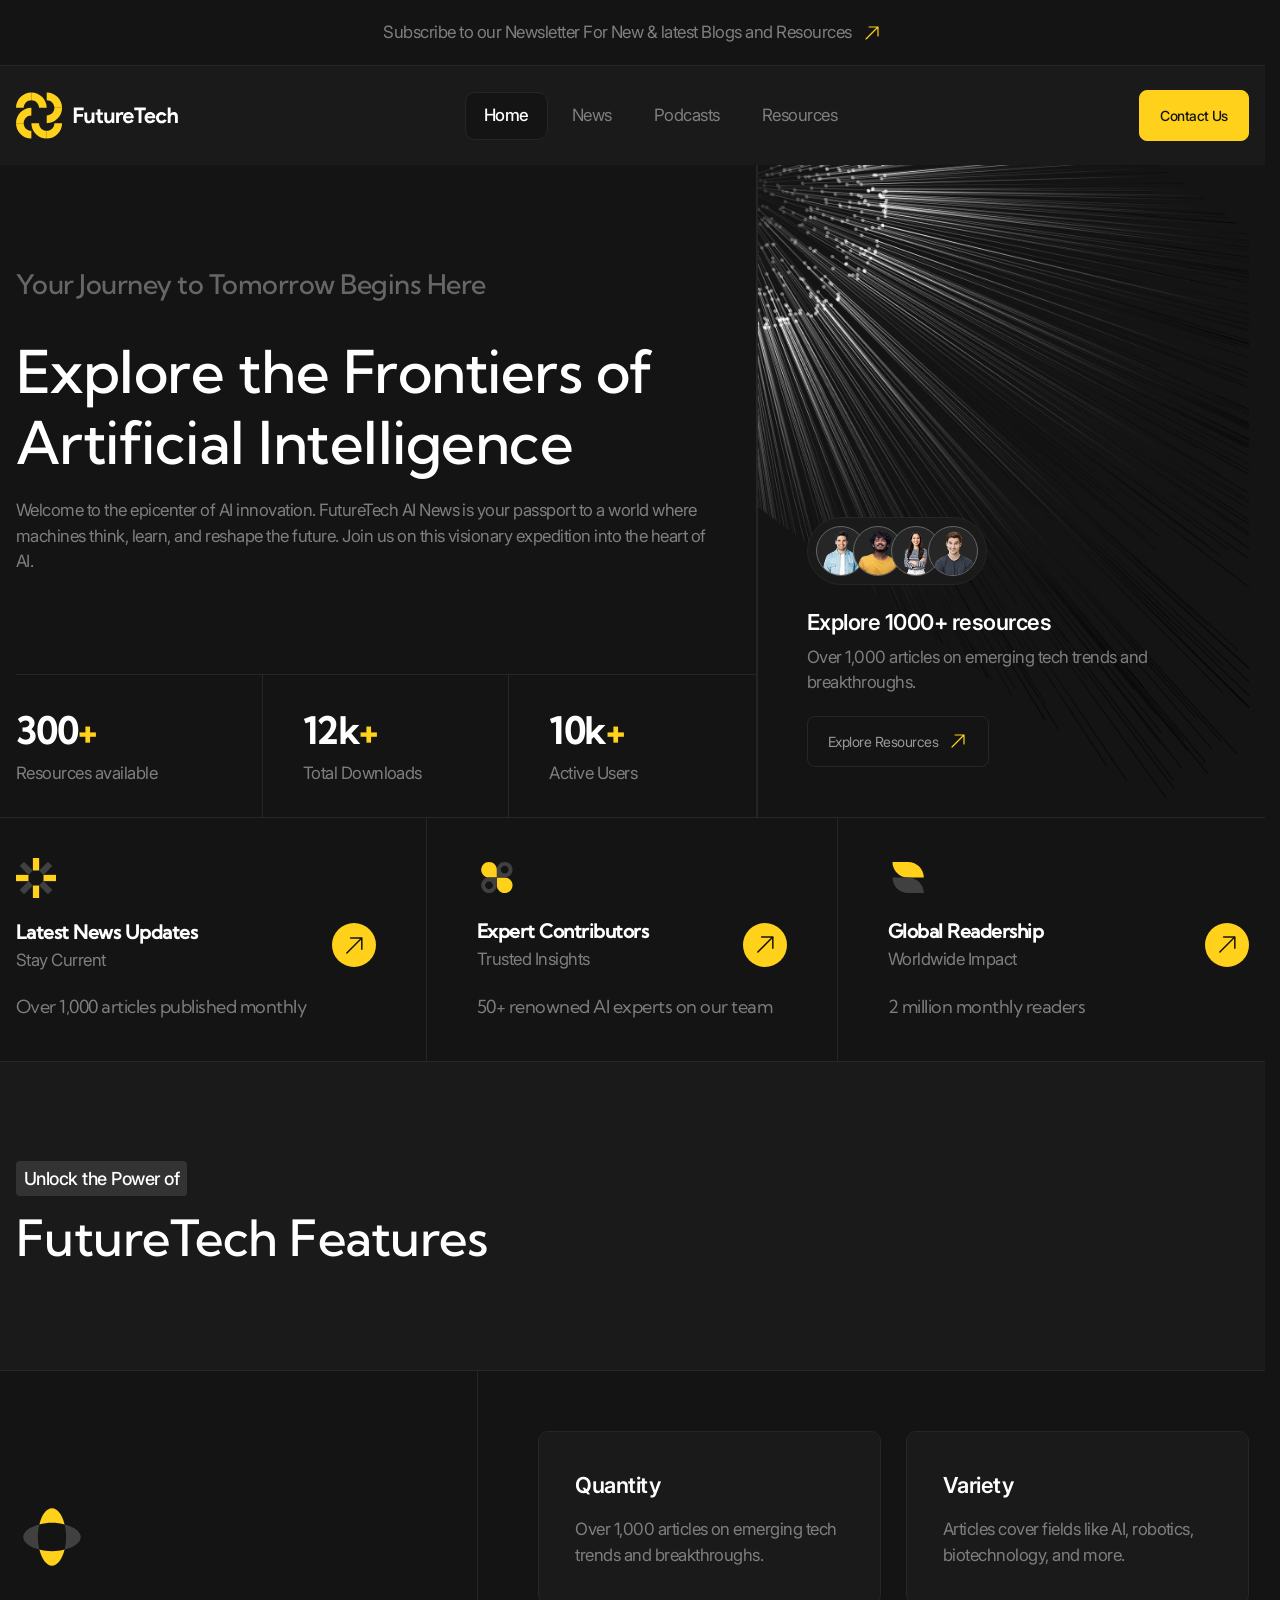
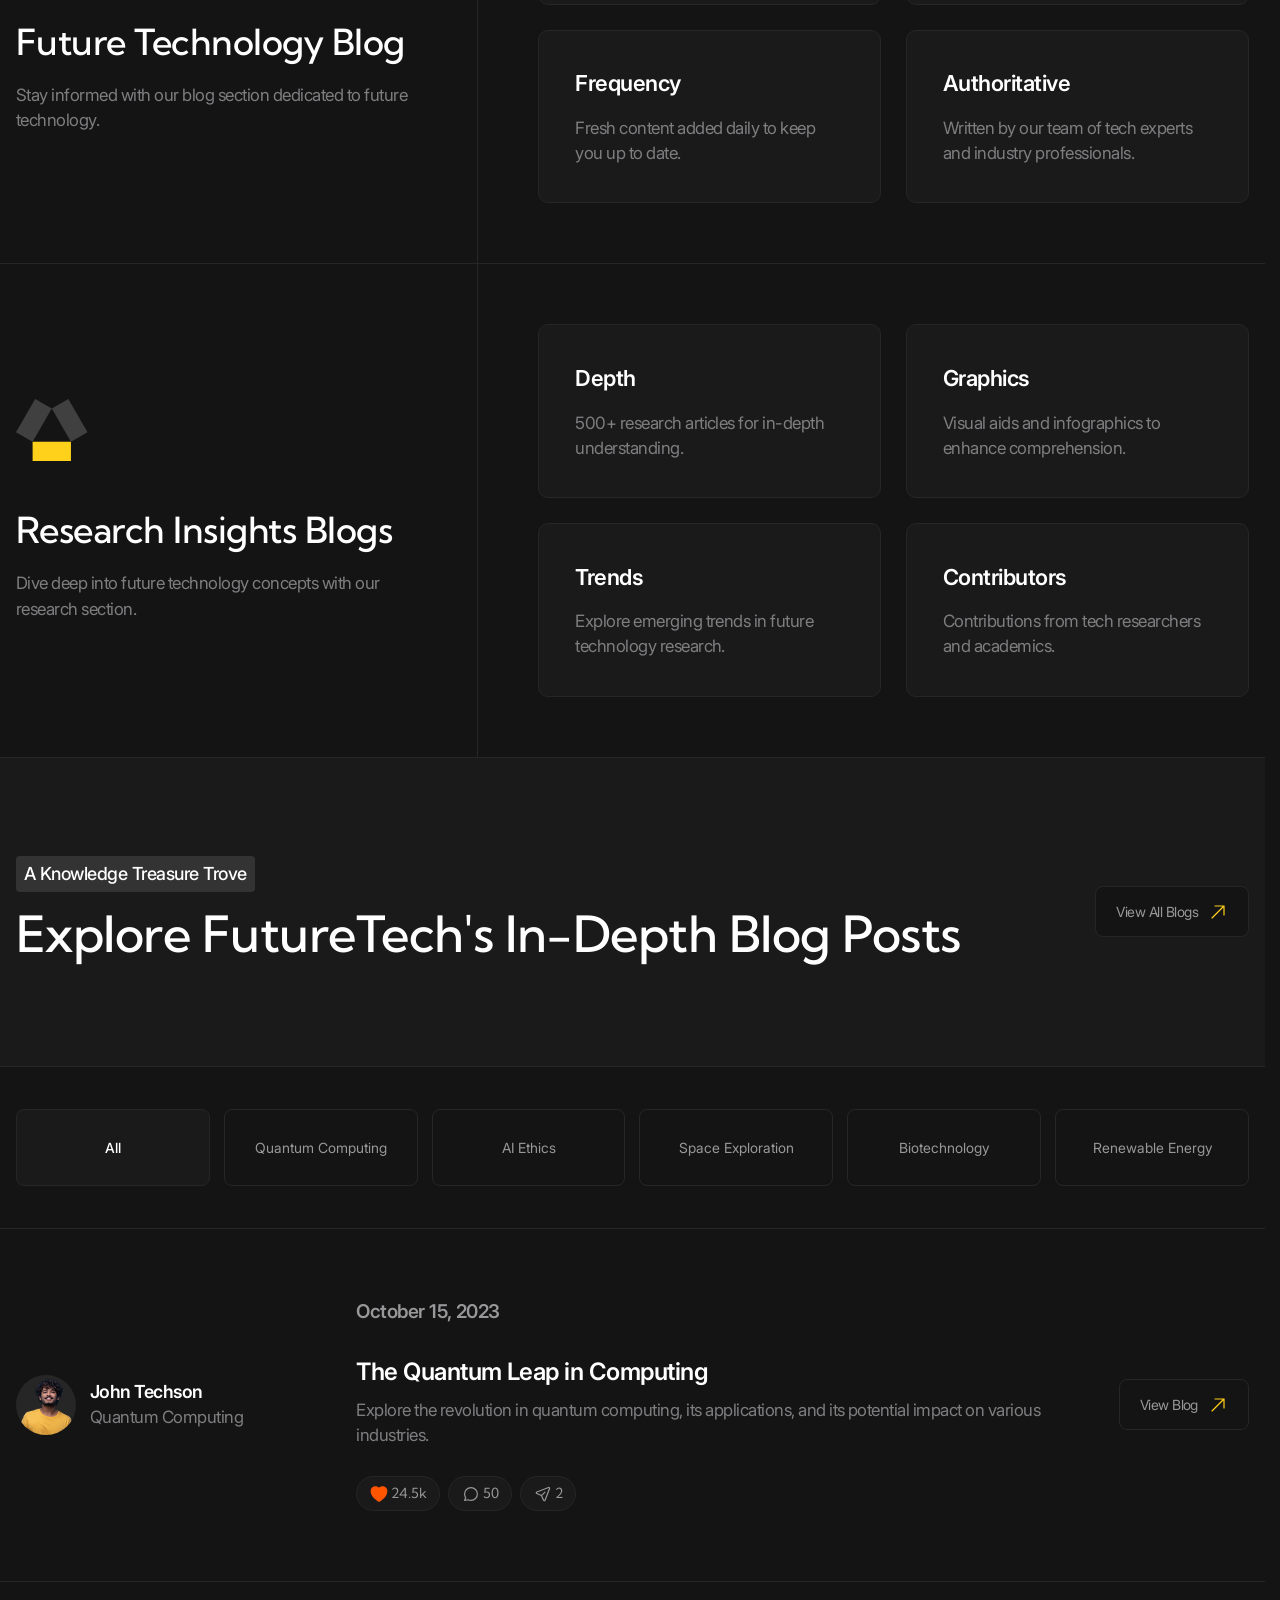
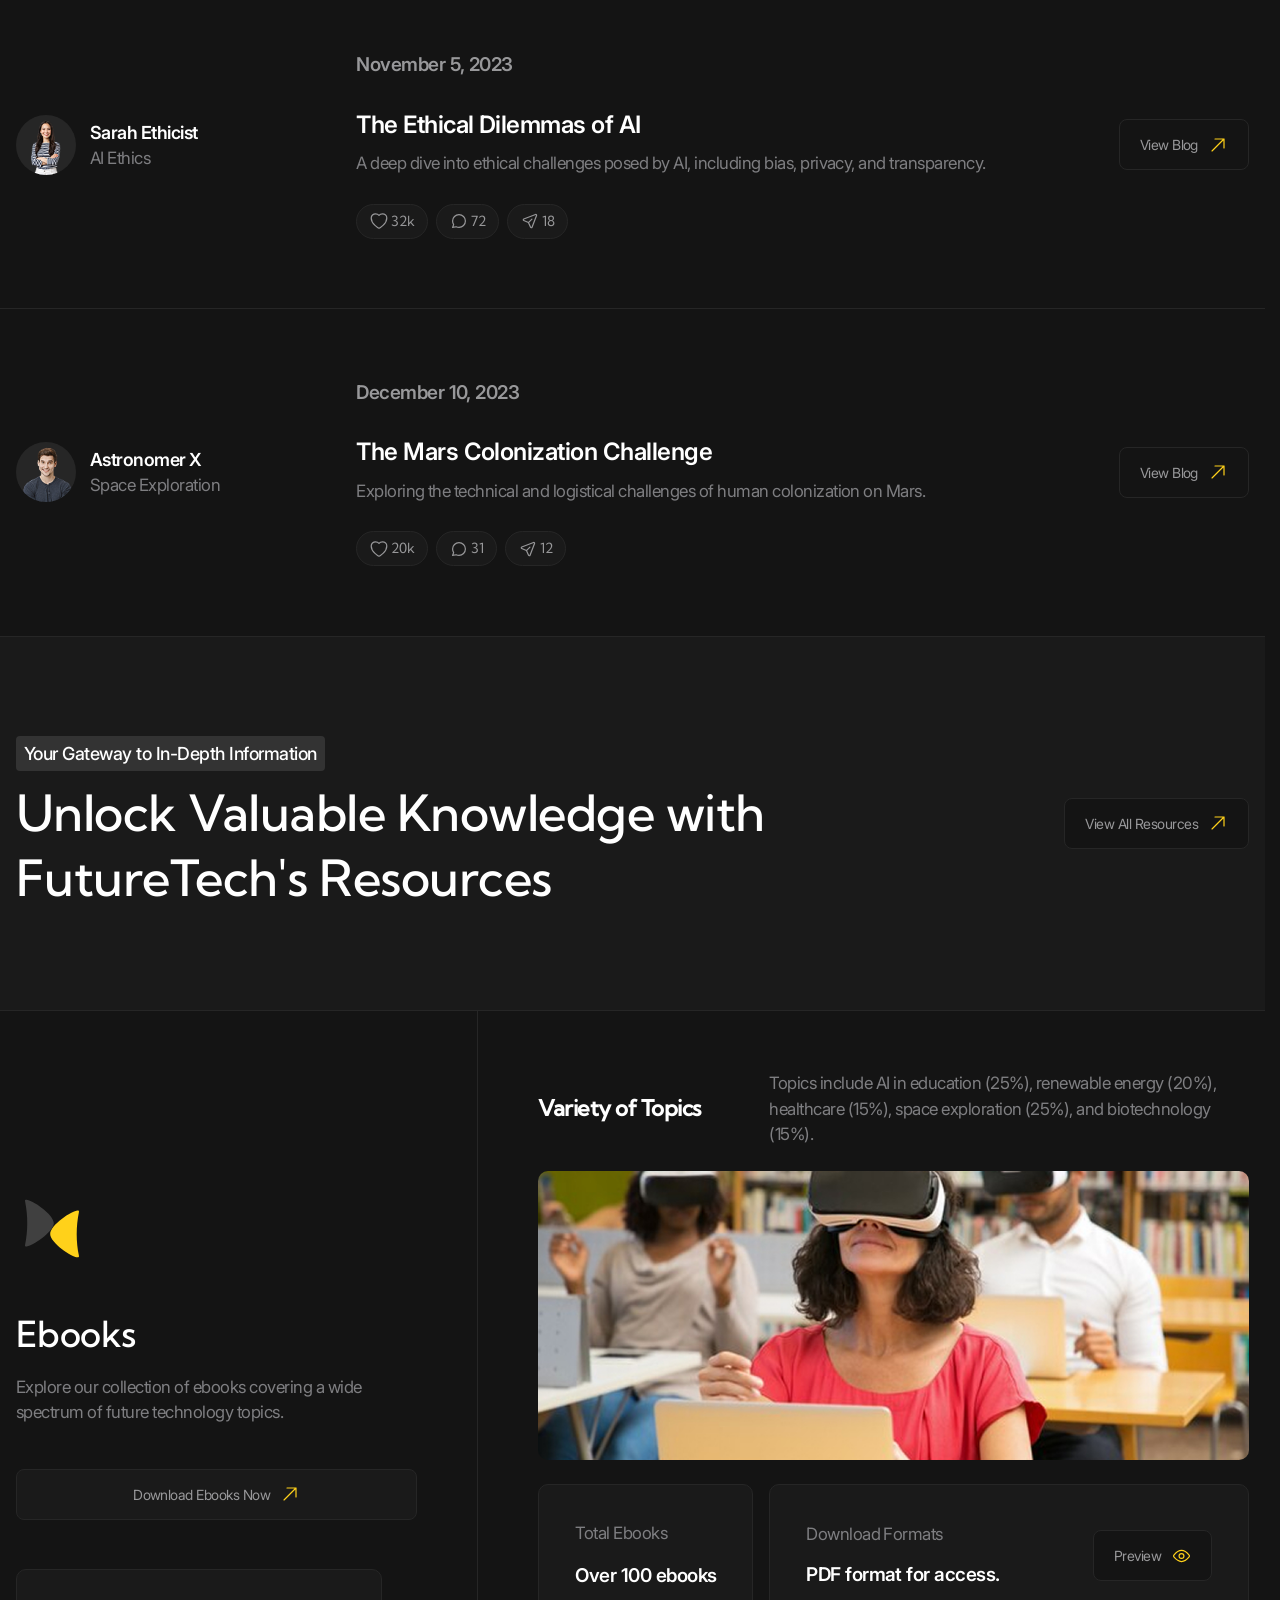
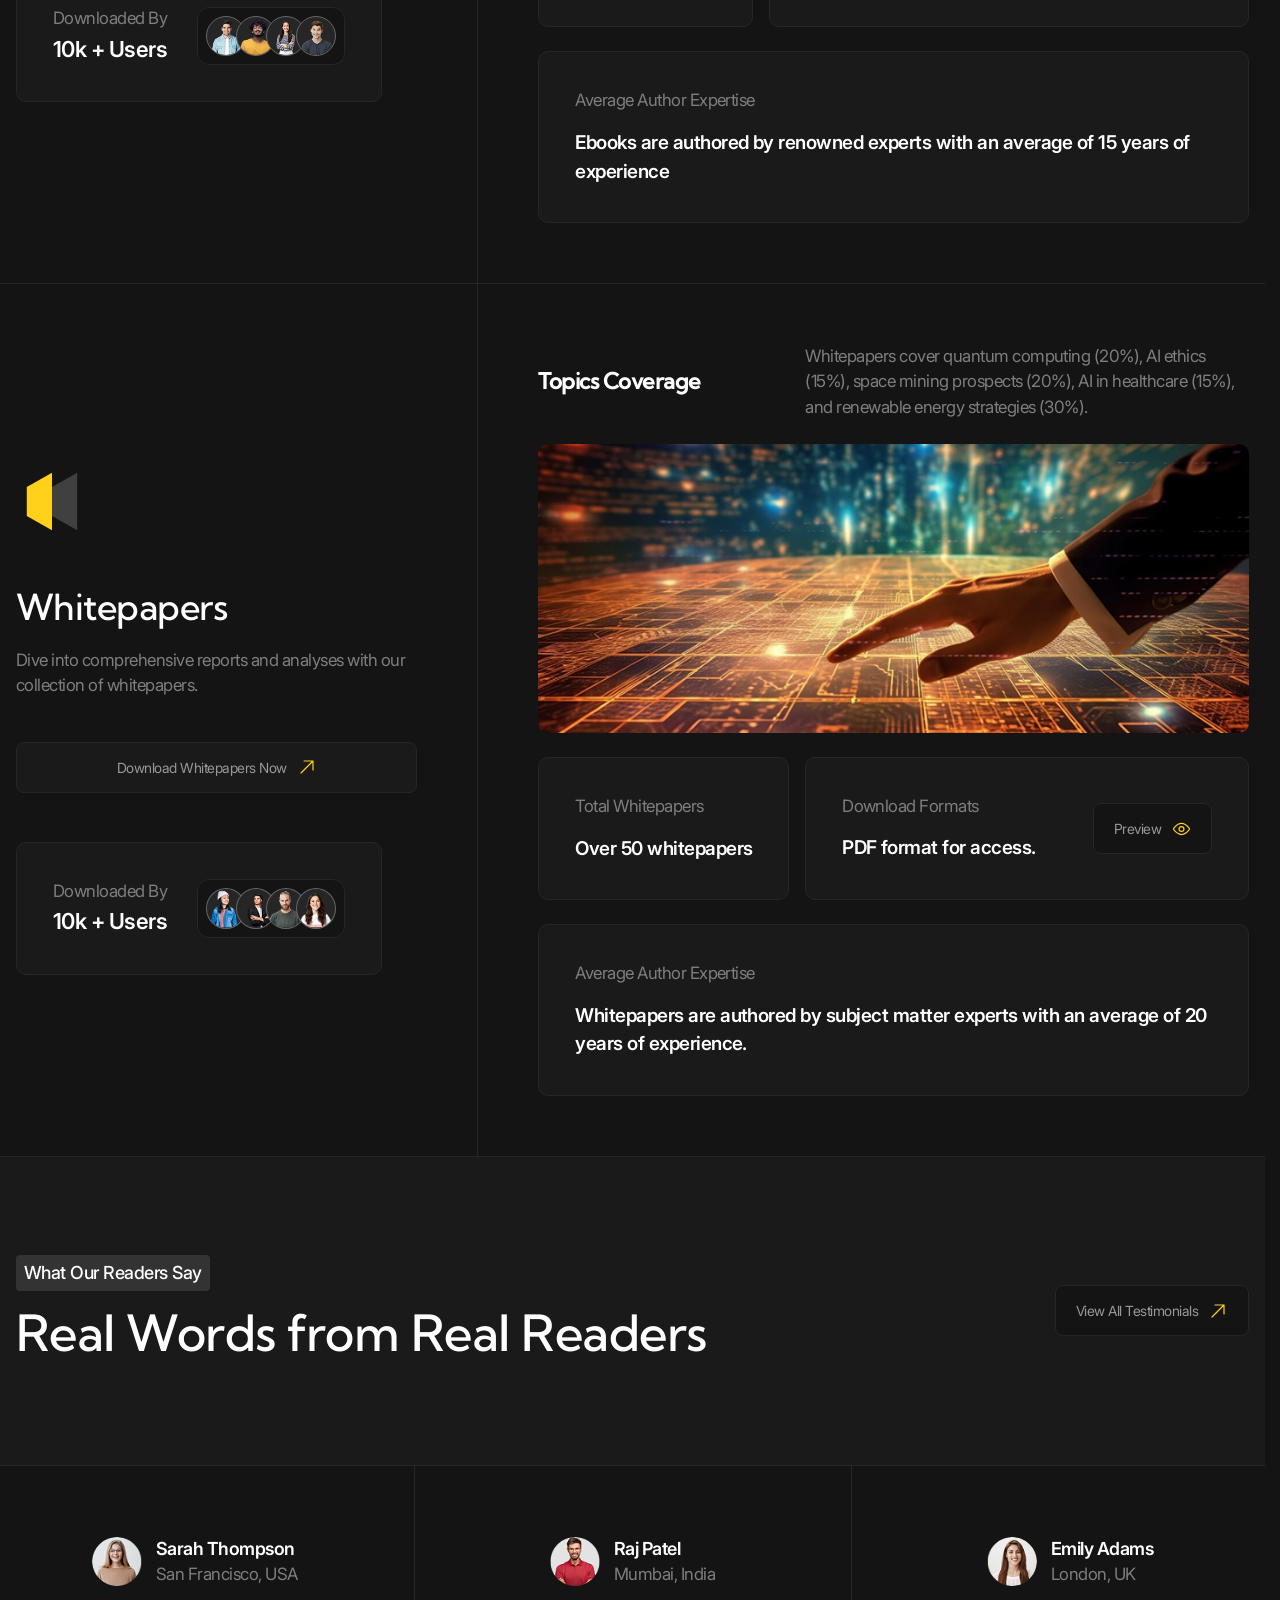
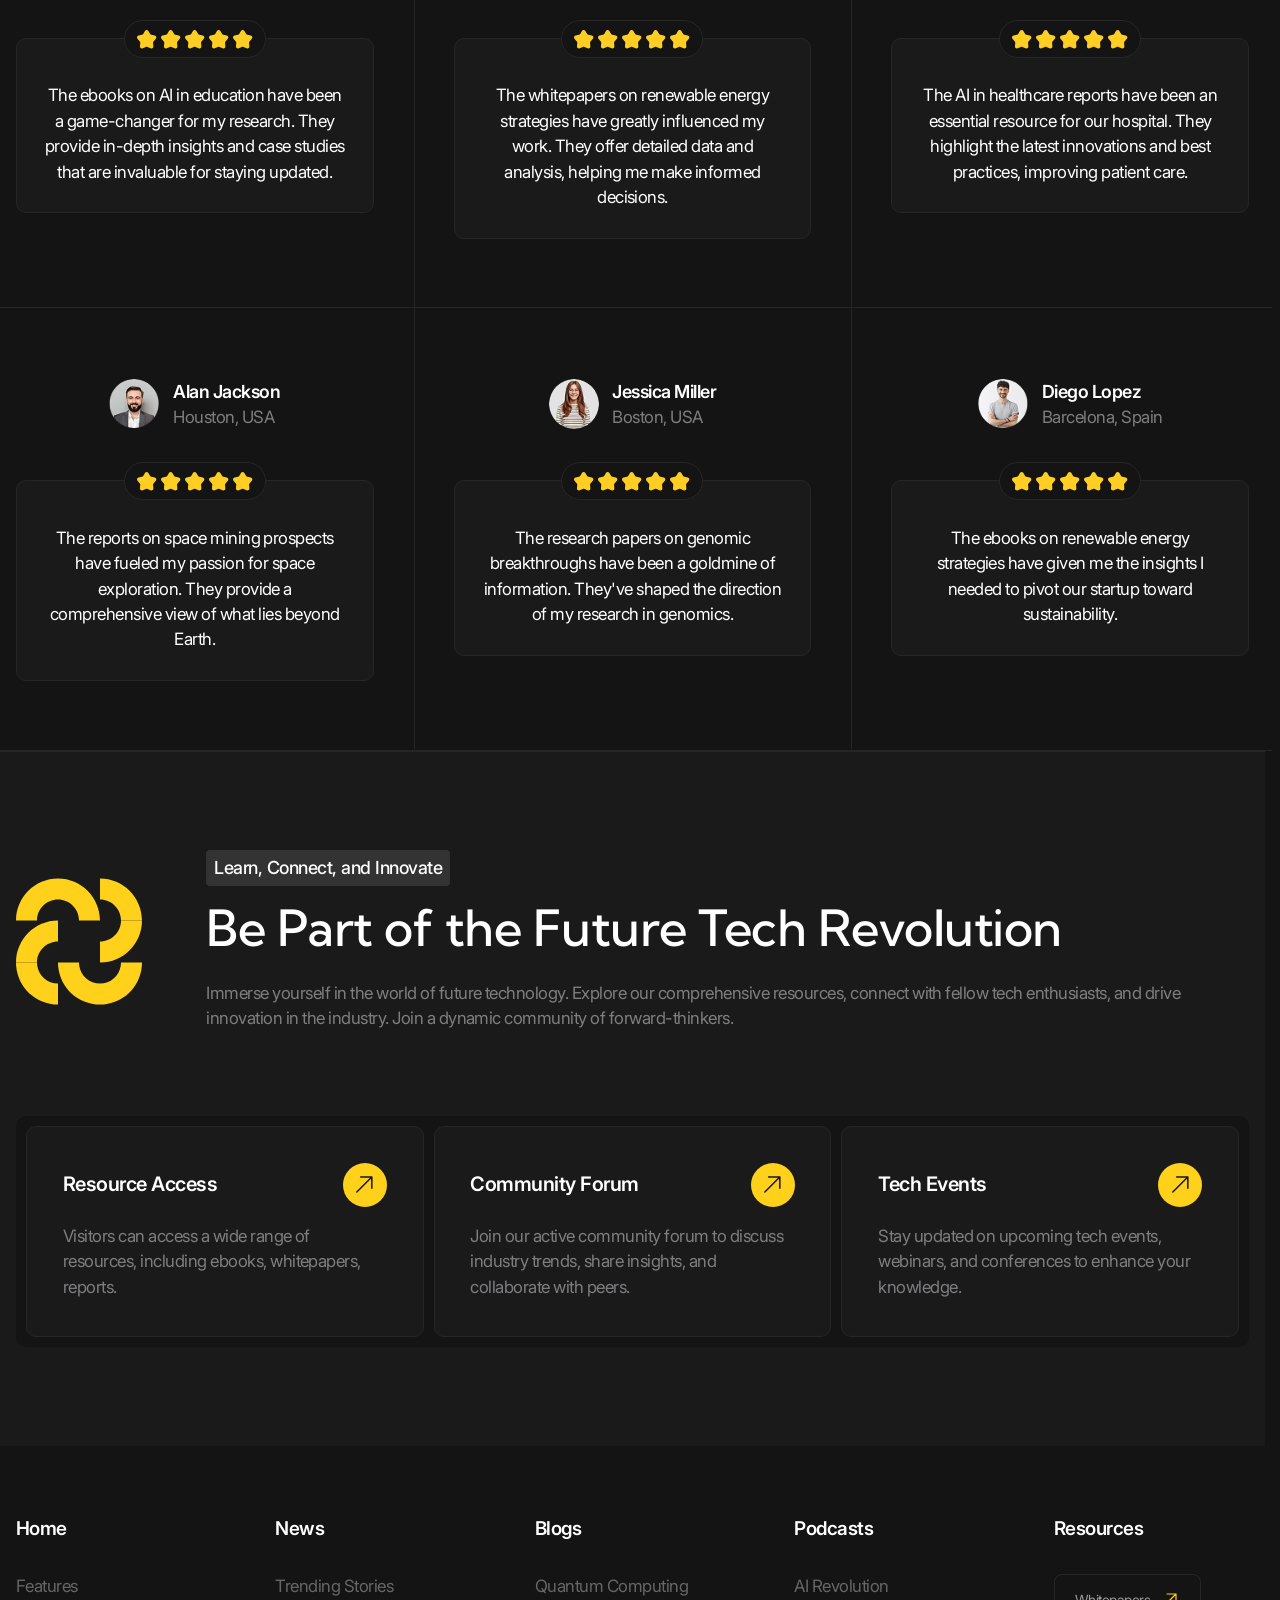
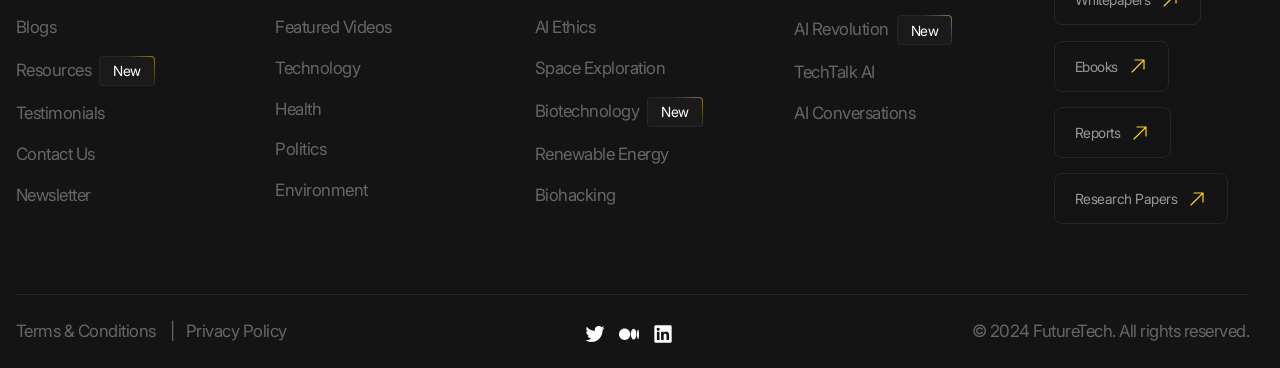
<file: index.html>
<!DOCTYPE html>
<html lang="en">
<head>
    <meta charset="UTF-8">
    <meta name="viewport" content="width=device-width, initial-scale=1.0">
    <meta http-equiv="X-UA-Compatible" content="ie=edge">
    <title>Future Tech | Home</title>
    <link rel="stylesheet" href="./css/main.css">
    <script src="./js/main.js" type="module" defer></script>
</head>
<body>
    <header class="header" data-js-header>
        <div class="header__promo">
            <div class="header__promo-inner container">
                <a class="header__promo-link" href="/">
                    <span class="icon icon--yellow-arrow">Subscribe to our Newsletter For New & latest Blogs and Resources</span>
                </a>
            </div>
        </div>
        <div class="header__body">
            <div class="header__body-inner container">
                <a class="header__logo logo" href="/" aria-label="Home" title="Home">
                    <img class="logo__image" src="./icon/logo/logo-header.svg" alt="" width="179" height="50">
                </a>
                <div class="header__overlay" data-js-header-overlay>
                    <nav class="header__nenu">
                        <ul class="header__menu-list">
                            <li class="header__menu-item">
                                <a class="header__menu-link is-active" href="./index.html">Home</a>
                            </li>
                            <li class="header__menu-item">
                                <a class="header__menu-link" href="./news.html">News</a>
                            </li>
                            <li class="header__menu-item">
                                <a class="header__menu-link" href="./podcasts.html">Podcasts</a>
                            </li>
                            <li class="header__menu-item">
                                <a class="header__menu-link" href="./resources.html">Resources</a>
                            </li>
                        </ul>
                    </nav>
                    <a class="header__contact-us-link button button--accent" href="./contacts.html">Contact Us</a>
                </div>
                <button class="header__burger-button burger-button visible-mobile" type="button" aria-label="Open menu" title="Open menu" data-js-header-burger-button>
                    <span class="burger-button__line"></span>
                    <span class="burger-button__line"></span>
                    <span class="burger-button__line"></span>
                </button>
            </div>
        </div>
    </header>

    <main>
        <section class="hero" aria-labelledby="hero-title">
            <div class="hero__main container">
                <div class="hero__body">
                    <p class="hero__subtitle">Your Journey to Tomorrow Begins Here</p>
                    <h1 class="hero__title" id="hero-title">Explore the Frontiers of Artificial Intelligence</h1>
                    <div class="hero__description">
                        <p>
                            Welcome to the epicenter of AI innovation. FutureTech AI News is your passport to a world where machines think, learn, and reshape the future. Join us on this visionary expedition into the heart of AI.
                        </p>
                    </div>
                </div>
                <div class="hero__metrics metrics full-vw-line full-vw-line--top full-vw-line--left">
                    <dl class="metrics__list">
                        <div class="metrics__item">
                            <dt class="metrics__key">Resources available</dt>
                            <dd class="metrics__value h3">300<span class="metrics__sign">+</span></dd>
                        </div>
                        <div class="metrics__item">
                            <dt class="metrics__key">Total Downloads</dt>
                            <dd class="metrics__value h3">12k<span class="metrics__sign">+</span></dd>
                        </div>
                        <div class="metrics__item">
                            <dt class="metrics__key">Active Users</dt>
                            <dd class="metrics__value h3">10k<span class="metrics__sign">+</span></dd>
                        </div>
                    </dl>
                </div>
                <div class="hero__resources-preview resources-preview">
                    <div class="resources-preview__team team">
                        <img class="team__person" src="./img/hero/team/1.png" alt="" width="60" height="60" loading="lazy">
                        <img class="team__person" src="./img/hero/team/2.png" alt="" width="60" height="60" loading="lazy">
                        <img class="team__person" src="./img/hero/team/3.png" alt="" width="60" height="60" loading="lazy">
                        <img class="team__person" src="./img/hero/team/4.png" alt="" width="60" height="60" loading="lazy">
                    </div>
                    <div class="resources-preview__body">
                        <p class="resources-preview__title h5">
                            Explore 1000+ resources
                        </p>
                        <p class="resources-preview__subtitle">Over 1,000 articles on emerging tech trends and breakthroughs.</p>
                    </div>
                    <a class="resources-preview__button button" href="/">
                        <span class="icon icon--yellow-arrow">Explore Resources</span>
                    </a>
                </div>
            </div>
            <div class="hero__advantages">
                <h2 class="visually-hidden">Our advantages</h2>
                <ul class="hero__advantages-list container">
                    <li class="hero__advantages-item">
                        <div class="advantage-card">
                            <img class="advantage-card__image" src="./icon/hero/advantages/1.svg" alt="" width="50" height="50" loading="lazy">
                            <a href="" class="advantage-card__link circle-icon">
                                <h3 class="advantage-card__title h6">Latest News Updates</h3>
                                <p class="advantage-card__subtitle">Stay Current</p>
                            </a>
                            <p class="advantage-card__details">Over 1,000 articles published monthly</p>
                        </div>
                    </li>
                    <li class="hero__advantages-item">
                        <div class="advantage-card">
                            <img class="advantage-card__image" src="./icon/hero/advantages/2.svg" alt="" width="50" height="50" loading="lazy">
                            <a href="" class="advantage-card__link circle-icon">
                                <h3 class="advantage-card__title h6">Expert Contributors</h3>
                                <p class="advantage-card__subtitle">Trusted Insights</p>
                            </a>
                            <p class="advantage-card__details">50+ renowned AI experts on our team</p>
                        </div>
                    </li>
                    <li class="hero__advantages-item">
                        <div class="advantage-card">
                            <img class="advantage-card__image" src="./icon/hero/advantages/3.svg" alt="" width="50" height="50" loading="lazy">
                            <a href="" class="advantage-card__link circle-icon">
                                <h3 class="advantage-card__title h6">Global Readership</h3>
                                <p class="advantage-card__subtitle">Worldwide Impact</p>
                            </a>
                            <p class="advantage-card__details">2 million monthly readers</p>
                        </div>
                    </li>
                </ul>
            </div>
        </section>
        <section class="section" aria-labelledby="features-title">
            <header class="section__header">
                <div class="section__header-inner container">
                    <div class="section__header-info">
                        <p class="section__subtitle tag">
                            Unlock the Power of
                        </p>
                        <h2 class="section__title" id="features-title">FutureTech Features</h2>
                    </div>
                </div>
            </header>
            <div class="section__body">
                <ul class="list">
                    <li class="list__item">
                        <div class="card container">
                            <div class="card__preview">
                                <div class="card__preview-main">
                                    <img class="card__preview-icon" src="./icon/features/1.svg" alt="" width="80" height="80" loading="lazy">
                                    <div class="card__preview-info">
                                        <h3 class="card__preview-title">Future Technology Blog</h3>
                                        <div class="card__preview-description">
                                            <p>
                                                Stay informed with our blog section dedicated to future technology.
                                            </p>
                                        </div>
                                    </div>
                                </div>
                            </div>
                            <div class="card__body">
                                <div class="card__grid card__grid--2-cols">
                                    <div class="card__cell tile">
                                        <h4 class="card__cell-title h5">Quantity</h4>
                                        <p class="card__cell-description">Over 1,000 articles on emerging tech trends and breakthroughs.</p>
                                    </div>
                                    <div class="card__cell tile">
                                        <h4 class="card__cell-title h5">Variety</h4>
                                        <p class="card__cell-description">Articles cover fields like AI, robotics, biotechnology, and more.</p>
                                    </div>
                                    <div class="card__cell tile">
                                        <h4 class="card__cell-title h5">Frequency</h4>
                                        <p class="card__cell-description">Fresh content added daily to keep you up to date.</p>
                                    </div>
                                    <div class="card__cell tile">
                                        <h4 class="card__cell-title h5">Authoritative</h4>
                                        <p class="card__cell-description">Written by our team of tech experts and industry professionals.</p>
                                    </div>
                                </div>
                            </div>
                        </div>
                    </li>
                    <li class="list__item">
                        <div class="card container">
                            <div class="card__preview">
                                <div class="card__preview-main">
                                    <img class="card__preview-icon" src="./icon/features/2.svg" alt="" width="80" height="80" loading="lazy">
                                    <div class="card__preview-info">
                                        <h3 class="card__preview-title">Research Insights Blogs</h3>
                                        <div class="card__preview-description">
                                            <p>
                                                Dive deep into future technology concepts with our research section.
                                            </p>
                                        </div>
                                    </div>
                                </div>
                            </div>
                            <div class="card__body">
                                <div class="card__grid card__grid--2-cols">
                                    <div class="card__cell tile">
                                        <h4 class="card__cell-title h5">Depth</h4>
                                        <p class="card__cell-description">500+ research articles for in-depth understanding.</p>
                                    </div>
                                    <div class="card__cell tile">
                                        <h4 class="card__cell-title h5">Graphics</h4>
                                        <p class="card__cell-description">Visual aids and infographics to enhance comprehension.</p>
                                    </div>
                                    <div class="card__cell tile">
                                        <h4 class="card__cell-title h5">Trends</h4>
                                        <p class="card__cell-description">Explore emerging trends in future technology research.</p>
                                    </div>
                                    <div class="card__cell tile">
                                        <h4 class="card__cell-title h5">Contributors</h4>
                                        <p class="card__cell-description">Contributions from tech researchers and academics.</p>
                                    </div>
                                </div>
                            </div>
                        </div>
                    </li>
                </ul>
            </div>
        </section>
        <section class="section" aria-labelledby="blog-title">
            <header class="section__header">
                <div class="section__header-inner container">
                    <div class="section__header-info">
                        <p class="section__subtitle tag">
                            A Knowledge Treasure Trove
                        </p>
                        <h2 class="section__title" id="blog-title">Explore FutureTech's In-Depth Blog Posts</h2>
                    </div>
                    <div class="section__actions">
                        <a class="section__link button" href="./blog.html" >
                            <span class="icon icon--yellow-arrow">View All Blogs</span>
                        </a>
                    </div>
                </div>
            </header>
            <div class="section__body tabs" data-js-tabs>
                <h3 class="visually-hidden" id="blog-category-title">Blog category</h3>
                <header class="tabs__header">
                    <div class="tabs__buttons container" role="tablist" aria-labelledby="blog-category-title">
                        <button 
                            class="tabs__button is-active" 
                            id="tab-1" 
                            type="button"
                            role="tab"
                            aria-controls="tabpanel-1"
                            data-js-tabs-button
                            aria-selected="true">
                            All
                        </button>
                        <button 
                            class="tabs__button" 
                            id="tab-2" 
                            type="button"
                            role="tab"
                            aria-controls="tabpanel-2"
                            data-js-tabs-button
                            aria-selected="false"
                            tabindex="-1">
                            Quantum Computing
                        </button>
                        <button 
                            class="tabs__button" 
                            id="tab-3" 
                            type="button"
                            role="tab"
                            aria-controls="tabpanel-3"
                            data-js-tabs-button
                            aria-selected="false"
                            tabindex="-1">
                            AI Ethics
                        </button>
                        <button 
                            class="tabs__button" 
                            id="tab-4" 
                            type="button"
                            role="tab"
                            aria-controls="tabpanel-4"
                            data-js-tabs-button
                            aria-selected="false"
                            tabindex="-1">
                            Space Exploration
                        </button>
                        <button 
                            class="tabs__button" 
                            id="tab-5" 
                            type="button"
                            role="tab"
                            aria-controls="tabpanel-5"
                            data-js-tabs-button
                            aria-selected="false"
                            tabindex="-1">
                            Biotechnology
                        </button>
                        <button 
                            class="tabs__button" 
                            id="tab-6" 
                            type="button"
                            role="tab"
                            aria-controls="tabpanel-6"
                            data-js-tabs-button
                            aria-selected="false"
                            tabindex="-1">
                            Renewable Energy
                        </button>
                    </div>
                </header>
                <div class="tabs__body">
                    <div 
                        class="tabs__content is-active" 
                        id="tabpanel-1"
                        aria-labelledby="tab-1"
                        tabindex="0"
                        data-js-tabs-content
                    >
                        <ul class="list">
                            <li class="list__item">
                                <article class="blog-card container">
                                    <div class="blog-card__author person-card">
                                        <img class="person-card__image" src="./img/blog/1.png" alt="" width="80" height="80" loading="lazy">
                                        <div class="person-card__body">
                                            <p class="person-card__name">John Techson</p>
                                            <p class="person-card__department">Quantum Computing</p>
                                        </div>
                                    </div>
                                    <div class="blog-card__body">
                                        <time class="blog-card__date h6" datetime="2023-10-15">October 15, 2023</time>
                                        <div class="blog-card__info">
                                            <h4 class="blog-card__title">The Quantum Leap in Computing</h4>
                                            <div class="blog-card__dexcription">
                                                <p>
                                                    Explore the revolution in quantum computing, its applications, and its potential impact on various industries.
                                                </p>
                                            </div>
                                        </div>
                                        <div class="blog-card__actions blog-actions">
                                            <ul class="blog-actions__list">
                                                <li class="blog-actions__item">
                                                    <button 
                                                        class="blog-actions__button is-active" 
                                                        type="button" 
                                                        aria-label="Dislike"
                                                        title="Dislike"
                                                    >
                                                        <span class="blog-actions__icon-wrapper">
                                                            <svg width="24" height="25" viewBox="0 0 24 25" fill="none" xmlns="http://www.w3.org/2000/svg">
                                                                <path d="M11.645 21.4107L11.6384 21.4071L11.6158 21.3949C11.5965 21.3844 11.5689 21.3693 11.5336 21.3496C11.4629 21.3101 11.3612 21.2524 11.233 21.1769C10.9765 21.0261 10.6132 20.8039 10.1785 20.515C9.31074 19.9381 8.15122 19.0901 6.9886 18.0063C4.68781 15.8615 2.25 12.6751 2.25 8.75C2.25 5.82194 4.7136 3.5 7.6875 3.5C9.43638 3.5 11.0023 4.29909 12 5.5516C12.9977 4.29909 14.5636 3.5 16.3125 3.5C19.2864 3.5 21.75 5.82194 21.75 8.75C21.75 12.6751 19.3122 15.8615 17.0114 18.0063C15.8488 19.0901 14.6893 19.9381 13.8215 20.515C13.3868 20.8039 13.0235 21.0261 12.767 21.1769C12.6388 21.2524 12.5371 21.3101 12.4664 21.3496C12.4311 21.3693 12.4035 21.3844 12.3842 21.3949L12.3616 21.4071L12.355 21.4107L12.3523 21.4121C12.1323 21.5289 11.8677 21.5289 11.6477 21.4121L11.645 21.4107Z" stroke="#666666" stroke-width="1.5" stroke-linejoin="round"/>
                                                            </svg>     
                                                        </span>
                                                        <span>24.5k</span>
                                                    </button>
                                                </li>
                                                <li class="blog-actions__item">
                                                    <button 
                                                        class="blog-actions__button" 
                                                        type="button" 
                                                        aria-label="Discuss"
                                                        title="Discuss"
                                                    >
                                                        <span class="blog-actions__icon-wrapper">
                                                            <svg width="24" height="25" viewBox="0 0 24 25" fill="none" xmlns="http://www.w3.org/2000/svg">
                                                                <path d="M8.48581 19.6888C9.54657 20.2083 10.7392 20.5 12 20.5C16.4183 20.5 20 16.9183 20 12.5C20 8.08172 16.4183 4.5 12 4.5C7.58172 4.5 4 8.08172 4 12.5C4 14.1401 4.49356 15.665 5.34026 16.9341M8.48581 19.6888L4 20.5L5.34026 16.9341M8.48581 19.6888L8.49231 19.6877M5.34026 16.9341L5.34154 16.9308" stroke="#666666" stroke-width="1.5" stroke-linecap="round" stroke-linejoin="round"/>
                                                            </svg>     
                                                        </span>
                                                        <span>50</span>
                                                    </button>
                                                </li>
                                                <li class="blog-actions__item">
                                                    <button 
                                                        class="blog-actions__button" 
                                                        type="button" 
                                                        aria-label="Share"
                                                        title="Share"
                                                    >
                                                        <span class="blog-actions__icon-wrapper">
                                                            <svg width="24" height="25" viewBox="0 0 24 25" fill="none" xmlns="http://www.w3.org/2000/svg">
                                                                <path d="M10.0384 14.4616L4.1719 11.7951C3.36454 11.4281 3.39898 10.2697 4.22673 9.95134L18.8999 4.30781C19.7087 3.99675 20.5033 4.79139 20.1922 5.60013L14.5487 20.2733C14.2303 21.1011 13.072 21.1355 12.705 20.3281L10.0384 14.4616ZM10.0384 14.4616L14.4231 10.077" stroke="#666666" stroke-width="1.5" stroke-linecap="round" stroke-linejoin="round"/>
                                                            </svg>    
                                                        </span>
                                                        <span>2</span>
                                                    </button>
                                                </li>
                                            </ul>
                                        </div>
                                    </div>
                                    <a class="blog-card__link button" href="/">
                                        <span class="icon icon--yellow-arrow">View Blog</span>
                                    </a>
                                </article>
                            </li>
                            <li class="list__item">
                                <article class="blog-card container">
                                    <div class="blog-card__author person-card">
                                        <img class="person-card__image" src="./img/blog/2.png" alt="" width="80" height="80" loading="lazy">
                                        <div class="person-card__body">
                                            <p class="person-card__name">Sarah Ethicist</p>
                                            <p class="person-card__department">AI Ethics</p>
                                        </div>
                                    </div>
                                    <div class="blog-card__body">
                                        <time class="blog-card__date h6" datetime="2023-11-05">November 5, 2023</time>
                                        <div class="blog-card__info">
                                            <h4 class="blog-card__title">The Ethical Dilemmas of AI</h4>
                                            <div class="blog-card__dexcription">
                                                <p>
                                                    A deep dive into ethical challenges posed by AI, including bias, privacy, and transparency.
                                                </p>
                                            </div>
                                        </div>
                                        <div class="blog-card__actions blog-actions">
                                            <ul class="blog-actions__list">
                                                <li class="blog-actions__item">
                                                    <button 
                                                        class="blog-actions__button" 
                                                        type="button" 
                                                        aria-label="Dislike"
                                                        title="Dislike"
                                                    >
                                                        <span class="blog-actions__icon-wrapper">
                                                            <svg width="24" height="25" viewBox="0 0 24 25" fill="none" xmlns="http://www.w3.org/2000/svg">
                                                                <path d="M11.645 21.4107L11.6384 21.4071L11.6158 21.3949C11.5965 21.3844 11.5689 21.3693 11.5336 21.3496C11.4629 21.3101 11.3612 21.2524 11.233 21.1769C10.9765 21.0261 10.6132 20.8039 10.1785 20.515C9.31074 19.9381 8.15122 19.0901 6.9886 18.0063C4.68781 15.8615 2.25 12.6751 2.25 8.75C2.25 5.82194 4.7136 3.5 7.6875 3.5C9.43638 3.5 11.0023 4.29909 12 5.5516C12.9977 4.29909 14.5636 3.5 16.3125 3.5C19.2864 3.5 21.75 5.82194 21.75 8.75C21.75 12.6751 19.3122 15.8615 17.0114 18.0063C15.8488 19.0901 14.6893 19.9381 13.8215 20.515C13.3868 20.8039 13.0235 21.0261 12.767 21.1769C12.6388 21.2524 12.5371 21.3101 12.4664 21.3496C12.4311 21.3693 12.4035 21.3844 12.3842 21.3949L12.3616 21.4071L12.355 21.4107L12.3523 21.4121C12.1323 21.5289 11.8677 21.5289 11.6477 21.4121L11.645 21.4107Z" stroke="#666666" stroke-width="1.5" stroke-linejoin="round"/>
                                                            </svg>     
                                                        </span>
                                                        <span>32k</span>
                                                    </button>
                                                </li>
                                                <li class="blog-actions__item">
                                                    <button 
                                                        class="blog-actions__button" 
                                                        type="button" 
                                                        aria-label="Discuss"
                                                        title="Discuss"
                                                    >
                                                        <span class="blog-actions__icon-wrapper">
                                                            <svg width="24" height="25" viewBox="0 0 24 25" fill="none" xmlns="http://www.w3.org/2000/svg">
                                                                <path d="M8.48581 19.6888C9.54657 20.2083 10.7392 20.5 12 20.5C16.4183 20.5 20 16.9183 20 12.5C20 8.08172 16.4183 4.5 12 4.5C7.58172 4.5 4 8.08172 4 12.5C4 14.1401 4.49356 15.665 5.34026 16.9341M8.48581 19.6888L4 20.5L5.34026 16.9341M8.48581 19.6888L8.49231 19.6877M5.34026 16.9341L5.34154 16.9308" stroke="#666666" stroke-width="1.5" stroke-linecap="round" stroke-linejoin="round"/>
                                                            </svg>     
                                                        </span>
                                                        <span>72</span>
                                                    </button>
                                                </li>
                                                <li class="blog-actions__item">
                                                    <button 
                                                        class="blog-actions__button" 
                                                        type="button" 
                                                        aria-label="Share"
                                                        title="Share"
                                                    >
                                                        <span class="blog-actions__icon-wrapper">
                                                            <svg width="24" height="25" viewBox="0 0 24 25" fill="none" xmlns="http://www.w3.org/2000/svg">
                                                                <path d="M10.0384 14.4616L4.1719 11.7951C3.36454 11.4281 3.39898 10.2697 4.22673 9.95134L18.8999 4.30781C19.7087 3.99675 20.5033 4.79139 20.1922 5.60013L14.5487 20.2733C14.2303 21.1011 13.072 21.1355 12.705 20.3281L10.0384 14.4616ZM10.0384 14.4616L14.4231 10.077" stroke="#666666" stroke-width="1.5" stroke-linecap="round" stroke-linejoin="round"/>
                                                            </svg>    
                                                        </span>
                                                        <span>18</span>
                                                    </button>
                                                </li>
                                            </ul>
                                        </div>
                                    </div>
                                    <a class="blog-card__link button" href="/">
                                        <span class="icon icon--yellow-arrow">View Blog</span>
                                    </a>
                                </article>
                            </li>
                            <li class="list__item">
                                <article class="blog-card container">
                                    <div class="blog-card__author person-card">
                                        <img class="person-card__image" src="./img/blog/3.png" alt="" width="80" height="80" loading="lazy">
                                        <div class="person-card__body">
                                            <p class="person-card__name">Astronomer X</p>
                                            <p class="person-card__department">Space Exploration</p>
                                        </div>
                                    </div>
                                    <div class="blog-card__body">
                                        <time class="blog-card__date h6" datetime="2023-12-10">December 10, 2023</time>
                                        <div class="blog-card__info">
                                            <h4 class="blog-card__title">The Mars Colonization Challenge</h4>
                                            <div class="blog-card__dexcription">
                                                <p>
                                                    Exploring the technical and logistical challenges of human colonization on Mars.
                                                </p>
                                            </div>
                                        </div>
                                        <div class="blog-card__actions blog-actions">
                                            <ul class="blog-actions__list">
                                                <li class="blog-actions__item">
                                                    <button 
                                                        class="blog-actions__button" 
                                                        type="button" 
                                                        aria-label="Dislike"
                                                        title="Dislike"
                                                    >
                                                        <span class="blog-actions__icon-wrapper">
                                                            <svg width="24" height="25" viewBox="0 0 24 25" fill="none" xmlns="http://www.w3.org/2000/svg">
                                                                <path d="M11.645 21.4107L11.6384 21.4071L11.6158 21.3949C11.5965 21.3844 11.5689 21.3693 11.5336 21.3496C11.4629 21.3101 11.3612 21.2524 11.233 21.1769C10.9765 21.0261 10.6132 20.8039 10.1785 20.515C9.31074 19.9381 8.15122 19.0901 6.9886 18.0063C4.68781 15.8615 2.25 12.6751 2.25 8.75C2.25 5.82194 4.7136 3.5 7.6875 3.5C9.43638 3.5 11.0023 4.29909 12 5.5516C12.9977 4.29909 14.5636 3.5 16.3125 3.5C19.2864 3.5 21.75 5.82194 21.75 8.75C21.75 12.6751 19.3122 15.8615 17.0114 18.0063C15.8488 19.0901 14.6893 19.9381 13.8215 20.515C13.3868 20.8039 13.0235 21.0261 12.767 21.1769C12.6388 21.2524 12.5371 21.3101 12.4664 21.3496C12.4311 21.3693 12.4035 21.3844 12.3842 21.3949L12.3616 21.4071L12.355 21.4107L12.3523 21.4121C12.1323 21.5289 11.8677 21.5289 11.6477 21.4121L11.645 21.4107Z" stroke="#666666" stroke-width="1.5" stroke-linejoin="round"/>
                                                            </svg>     
                                                        </span>
                                                        <span>20k</span>
                                                    </button>
                                                </li>
                                                <li class="blog-actions__item">
                                                    <button 
                                                        class="blog-actions__button" 
                                                        type="button" 
                                                        aria-label="Discuss"
                                                        title="Discuss"
                                                    >
                                                        <span class="blog-actions__icon-wrapper">
                                                            <svg width="24" height="25" viewBox="0 0 24 25" fill="none" xmlns="http://www.w3.org/2000/svg">
                                                                <path d="M8.48581 19.6888C9.54657 20.2083 10.7392 20.5 12 20.5C16.4183 20.5 20 16.9183 20 12.5C20 8.08172 16.4183 4.5 12 4.5C7.58172 4.5 4 8.08172 4 12.5C4 14.1401 4.49356 15.665 5.34026 16.9341M8.48581 19.6888L4 20.5L5.34026 16.9341M8.48581 19.6888L8.49231 19.6877M5.34026 16.9341L5.34154 16.9308" stroke="#666666" stroke-width="1.5" stroke-linecap="round" stroke-linejoin="round"/>
                                                            </svg>     
                                                        </span>
                                                        <span>31</span>
                                                    </button>
                                                </li>
                                                <li class="blog-actions__item">
                                                    <button 
                                                        class="blog-actions__button" 
                                                        type="button" 
                                                        aria-label="Share"
                                                        title="Share"
                                                    >
                                                        <span class="blog-actions__icon-wrapper">
                                                            <svg width="24" height="25" viewBox="0 0 24 25" fill="none" xmlns="http://www.w3.org/2000/svg">
                                                                <path d="M10.0384 14.4616L4.1719 11.7951C3.36454 11.4281 3.39898 10.2697 4.22673 9.95134L18.8999 4.30781C19.7087 3.99675 20.5033 4.79139 20.1922 5.60013L14.5487 20.2733C14.2303 21.1011 13.072 21.1355 12.705 20.3281L10.0384 14.4616ZM10.0384 14.4616L14.4231 10.077" stroke="#666666" stroke-width="1.5" stroke-linecap="round" stroke-linejoin="round"/>
                                                            </svg>    
                                                        </span>
                                                        <span>12</span>
                                                    </button>
                                                </li>
                                            </ul>
                                        </div>
                                    </div>
                                    <a class="blog-card__link button" href="/">
                                        <span class="icon icon--yellow-arrow">View Blog</span>
                                    </a>
                                </article>
                            </li>
                        </ul>
                    </div>
                    <div 
                        class="tabs__content" 
                        id="tabpanel-2"
                        aria-labelledby="tab-2"
                        tabindex="0"
                        data-js-tabs-content
                    >
                        Lorem ipsum dolor sit amet consectetur adipisicing elit. Fuga dolorem ullam repellat asperiores voluptates magnam porro fugit tempora est ea?
                    </div>
                    <div 
                        class="tabs__content" 
                        id="tabpanel-3"
                        aria-labelledby="tab-3"
                        tabindex="0"
                        data-js-tabs-content
                    >
                        Lorem ipsum dolor sit amet consectetur adipisicing elit. Fuga dolorem ullam repellat asperiores voluptates magnam porro fugit tempora est ea?
                    </div>
                    <div 
                        class="tabs__content" 
                        id="tabpanel-4"
                        aria-labelledby="tab-4"
                        tabindex="0"
                        data-js-tabs-content
                    >
                        Lorem ipsum dolor sit amet consectetur adipisicing elit. Fuga dolorem ullam repellat asperiores voluptates magnam porro fugit tempora est ea?
                    </div>
                    <div 
                        class="tabs__content" 
                        id="tabpanel-5"
                        aria-labelledby="tab-5"
                        tabindex="0"
                        data-js-tabs-content
                    >
                        Lorem ipsum dolor sit amet consectetur adipisicing elit. Fuga dolorem ullam repellat asperiores voluptates magnam porro fugit tempora est ea?
                    </div>
                    <div 
                        class="tabs__content" 
                        id="tabpanel-6"
                        aria-labelledby="tab-6"
                        tabindex="0"
                        data-js-tabs-content
                    >
                        Lorem ipsum dolor sit amet consectetur adipisicing elit. Fuga dolorem ullam repellat asperiores voluptates magnam porro fugit tempora est ea?
                    </div>
                </div>
            </div>
        </section>
        <section class="section" aria-labelledby="resources-title">
            <header class="section__header">
                <div class="section__header-inner container">
                    <div class="section__header-info">
                        <p class="section__subtitle tag">
                            Your Gateway to In-Depth Information
                        </p>
                        <h2 class="section__title" id="resources-title">Unlock Valuable Knowledge with<br> FutureTech's Resources</h2>
                    </div>
                    <div class="section__actions">
                        <a href="/" class="section__link button">
                            <span class="icon icon--yellow-arrow">View All Resources</span>
                        </a>
                    </div>
                </div>
            </header>
            <div class="section__body">
                <ul class="list">
                    <li class="list__item">
                        <div class="card container">
                            <div class="card__preview">
                                <div class="card__preview-main">
                                    <img class="card__preview-icon" src="./icon/resources/1.svg" alt="" width="80" height="80" loading="lazy">
                                    <div class="card__preview-info">
                                        <h3 class="card__preview-title">Ebooks</h3>
                                        <div class="card__preview-description">
                                            <p>
                                                Explore our collection of ebooks covering a wide spectrum of future technology topics.
                                            </p>
                                        </div>
                                    </div>
                                    <a class="card__preview-link button button--dark-gray" href="/">
                                        <span class="icon icon--yellow-arrow">Download Ebooks Now</span>
                                    </a>
                                </div>
                                <div class="card__preview-extra">
                                    <div class="download-info tile">
                                        <div class="download-info__body">
                                            <p class="download-info__title">Downloaded By</p>
                                            <p class="download-info__subtitle h5">10k + Users</p>
                                        </div>
                                        <div class="download-info__team team">
                                            <img class="team__person" src="./img/hero/team/1.png" alt="" width="50" height="50" loading="lazy">
                                            <img class="team__person" src="./img/hero/team/2.png" alt="" width="50" height="50" loading="lazy">
                                            <img class="team__person" src="./img/hero/team/3.png" alt="" width="50" height="50" loading="lazy">
                                            <img class="team__person" src="./img/hero/team/4.png" alt="" width="50" height="50" loading="lazy">
                                        </div>
                                    </div>
                                </div>
                            </div>
                            <div class="card__body">
                                <div class="card__grid card__grid--2-cols-alt">
                                    <div class="card__cell">
                                        <h3 class="card__cell-title h5">Variety of Topics</h3>
                                    </div>
                                    <div class="card__cell">
                                        <p class="card__cell-description">Topics include AI in education (25%), renewable energy (20%), healthcare (15%), space exploration (25%), and biotechnology (15%).</p>
                                    </div>
                                    <div class="card__cell card__cell--wide">
                                        <img class="card__cell-image" src="./img/resources/resources-bg-1.jpg" alt="" width="917" height="332" loading="lazy">
                                    </div>
                                    <div class="card__cell tile">
                                        <h4 class="card__cell-subtitle">Total Ebooks</h4>
                                        <p class="card__cell-description h6">Over 100 ebooks</p>
                                    </div>
                                    <div class="card__cell tile">
                                        <h4 class="card__cell-subtitle">Download Formats</h4>
                                        <p class="card__cell-description h6">PDF format for access.</p>
                                        <a class="card__cell-link button" href="/">
                                            <span class="icon icon--yellow-eye">Preview</span>
                                        </a>
                                    </div>
                                    <div class="card__cell card__cell--wide tile">
                                        <h4 class="card__cell-subtitle">Average Author Expertise</h4>
                                        <p class="card__cell-description h6">Ebooks are authored by renowned experts with an average of 15 years of experience</p>
                                    </div>
                                </div>
                            </div>
                        </div>
                    </li>
                    <li class="list__item">
                        <div class="card container">
                            <div class="card__preview">
                                <div class="card__preview-main">
                                    <img class="card__preview-icon" src="./icon/resources/2.svg" alt="" width="80" height="80" loading="lazy">
                                    <div class="card__preview-info">
                                        <h3 class="card__preview-title">Whitepapers</h3>
                                        <div class="card__preview-description">
                                            <p>
                                                Dive into comprehensive reports and analyses with our collection of whitepapers. 
                                            </p>
                                        </div>
                                    </div>
                                    <a class="card__preview-link button button--dark-gray" href="/">
                                        <span class="icon icon--yellow-arrow">Download Whitepapers Now</span>
                                    </a>
                                </div>
                                <div class="card__preview-extra">
                                    <div class="download-info tile">
                                        <div class="download-info__body">
                                            <p class="download-info__title">Downloaded By</p>
                                            <p class="download-info__subtitle h5">10k + Users</p>
                                        </div>
                                        <div class="download-info__team team">
                                            <img class="team__person" src="./img/resources/team/1.png" alt="" width="50" height="50" loading="lazy">
                                            <img class="team__person" src="./img/resources/team/2.png" alt="" width="50" height="50" loading="lazy">
                                            <img class="team__person" src="./img/resources/team/3.png" alt="" width="50" height="50" loading="lazy">
                                            <img class="team__person" src="./img/resources/team/4.png" alt="" width="50" height="50" loading="lazy">
                                        </div>
                                    </div>
                                </div>
                            </div>
                            <div class="card__body">
                                <div class="card__grid card__grid--2-cols-alt">
                                    <div class="card__cell">
                                        <h3 class="card__cell-title h5">Topics Coverage</h3>
                                    </div>
                                    <div class="card__cell">
                                        <p class="card__cell-description">Whitepapers cover quantum computing (20%), AI ethics (15%), space mining prospects (20%), AI in healthcare (15%), and renewable energy strategies (30%).</p>
                                    </div>
                                    <div class="card__cell card__cell--wide">
                                        <img class="card__cell-image" src="./img/resources/resources-bg-2.jpg" alt="" width="917" height="332" loading="lazy">
                                    </div>
                                    <div class="card__cell tile">
                                        <h4 class="card__cell-subtitle">Total Whitepapers</h4>
                                        <p class="card__cell-description h6">Over 50 whitepapers</p>
                                    </div>
                                    <div class="card__cell tile">
                                        <h4 class="card__cell-subtitle">Download Formats</h4>
                                        <p class="card__cell-description h6">PDF format for access.</p>
                                        <a class="card__cell-link button" href="/">
                                            <span class="icon icon--yellow-eye">Preview</span>
                                        </a>
                                    </div>
                                    <div class="card__cell card__cell--wide tile">
                                        <h4 class="card__cell-subtitle">Average Author Expertise</h4>
                                        <p class="card__cell-description h6">Whitepapers are authored by subject matter experts with an average of 20 years of experience.</p>
                                    </div>
                                </div>
                            </div>
                        </div>
                    </li>
                </ul>
            </div>
        </section>
        <section class="section" aria-labelledby="reviews-title">
            <header class="section__header">
                <div class="section__header-inner container">
                    <div class="section__header-info">
                        <p class="section__subtitle tag">
                            What Our Readers Say
                        </p>
                        <h2 class="section__title" id="reviews-title">Real Words from Real Readers</h2>
                    </div>
                    <div class="section__actions">
                        <a href="/" class="section__link button">
                            <span class="icon icon--yellow-arrow">View All Testimonials</span>
                        </a>
                    </div>
                </div>
            </header>
            <div class="section__body">
                <ul class="bordered-grid bordered-grid--3-cols container">
                    <li class="bordered-grid__item">
                        <div class="review-card">
                            <div class="review-card__author person-card">
                                <img class="person-card__image" src="./img/reviews/1.png" alt="" width="60" height="60" loading="lazy">
                                <div class="person-card__body">
                                    <p class="person-card__name">Sarah Thompson</p>
                                    <p class="person-card__department">San Francisco, USA</p>
                                </div>
                            </div>
                            <div class="review-card__body tile tile">
                                <div class="review-card__rating-view rating-view" aria-label="Rating 5 star" title="Rating 5 star">
                                    <div class="rating-view__star is-active"></div>
                                    <div class="rating-view__star is-active"></div>
                                    <div class="rating-view__star is-active"></div>
                                    <div class="rating-view__star is-active"></div>
                                    <div class="rating-view__star is-active"></div>
                                </div>
                                <blockquote class="review-card__description">
                                    <p>
                                        The ebooks on AI in education have been a game-changer for my research. They provide in-depth insights and case studies that are invaluable for staying updated.
                                    </p>
                                </blockquote>
                            </div>
                        </div>
                    </li>
                    <li class="bordered-grid__item">
                        <div class="review-card">
                            <div class="review-card__author person-card">
                                <img class="person-card__image" src="./img/reviews/2.png" alt="" width="60" height="60" loading="lazy">
                                <div class="person-card__body">
                                    <p class="person-card__name">Raj Patel</p>
                                    <p class="person-card__department">Mumbai, India</p>
                                </div>
                            </div>
                            <div class="review-card__body tile">
                                <div class="review-card__rating-view rating-view" aria-label="Rating 5 star" title="Rating 5 star">
                                    <div class="rating-view__star is-active"></div>
                                    <div class="rating-view__star is-active"></div>
                                    <div class="rating-view__star is-active"></div>
                                    <div class="rating-view__star is-active"></div>
                                    <div class="rating-view__star is-active"></div>
                                </div>
                                <blockquote class="review-card__description">
                                    <p>
                                        The whitepapers on renewable energy strategies have greatly influenced my work. They offer detailed data and analysis, helping me make informed decisions.
                                    </p>
                                </blockquote>
                            </div>
                        </div>
                    </li>
                    <li class="bordered-grid__item">
                        <div class="review-card">
                            <div class="review-card__author person-card">
                                <img class="person-card__image" src="./img/reviews/3.png" alt="" width="60" height="60" loading="lazy">
                                <div class="person-card__body">
                                    <p class="person-card__name">Emily Adams</p>
                                    <p class="person-card__department">London, UK</p>
                                </div>
                            </div>
                            <div class="review-card__body tile">
                                <div class="review-card__rating-view rating-view" aria-label="Rating 5 star" title="Rating 5 star">
                                    <div class="rating-view__star is-active"></div>
                                    <div class="rating-view__star is-active"></div>
                                    <div class="rating-view__star is-active"></div>
                                    <div class="rating-view__star is-active"></div>
                                    <div class="rating-view__star is-active"></div>
                                </div>
                                <blockquote class="review-card__description">
                                    <p>
                                        The AI in healthcare reports have been an essential resource for our hospital. They highlight the latest innovations and best practices, improving patient care.
                                    </p>
                                </blockquote>
                            </div>
                        </div>
                    </li>
                    <li class="bordered-grid__item">
                        <div class="review-card">
                            <div class="review-card__author person-card">
                                <img class="person-card__image" src="./img/reviews/4.png" alt="" width="60" height="60" loading="lazy">
                                <div class="person-card__body">
                                    <p class="person-card__name">Alan Jackson</p>
                                    <p class="person-card__department">Houston, USA</p>
                                </div>
                            </div>
                            <div class="review-card__body tile">
                                <div class="review-card__rating-view rating-view" aria-label="Rating 5 star" title="Rating 5 star">
                                    <div class="rating-view__star is-active"></div>
                                    <div class="rating-view__star is-active"></div>
                                    <div class="rating-view__star is-active"></div>
                                    <div class="rating-view__star is-active"></div>
                                    <div class="rating-view__star is-active"></div>
                                </div>
                                <blockquote class="review-card__description">
                                    <p>
                                        The reports on space mining prospects have fueled my passion for space exploration. They provide a comprehensive view of what lies beyond Earth.
                                    </p>
                                </blockquote>
                            </div>
                        </div>
                    </li>
                    <li class="bordered-grid__item">
                        <div class="review-card">
                            <div class="review-card__author person-card">
                                <img class="person-card__image" src="./img/reviews/5.png" alt="" width="60" height="60" loading="lazy">
                                <div class="person-card__body">
                                    <p class="person-card__name">Jessica Miller</p>
                                    <p class="person-card__department">Boston, USA</p>
                                </div>
                            </div>
                            <div class="review-card__body tile">
                                <div class="review-card__rating-view rating-view" aria-label="Rating 5 star" title="Rating 5 star">
                                    <div class="rating-view__star is-active"></div>
                                    <div class="rating-view__star is-active"></div>
                                    <div class="rating-view__star is-active"></div>
                                    <div class="rating-view__star is-active"></div>
                                    <div class="rating-view__star is-active"></div>
                                </div>
                                <blockquote class="review-card__description">
                                    <p>
                                        The research papers on genomic breakthroughs have been a goldmine of information. They've shaped the direction of my research in genomics.
                                    </p>
                                </blockquote>
                            </div>
                        </div>
                    </li>
                    <li class="bordered-grid__item">
                        <div class="review-card">
                            <div class="review-card__author person-card">
                                <img class="person-card__image" src="./img/reviews/6.png" alt="" width="60" height="60" loading="lazy">
                                <div class="person-card__body">
                                    <p class="person-card__name">Diego Lopez</p>
                                    <p class="person-card__department">Barcelona, Spain</p>
                                </div>
                            </div>
                            <div class="review-card__body tile">
                                <div class="review-card__rating-view rating-view" aria-label="Rating 5 star" title="Rating 5 star">
                                    <div class="rating-view__star is-active"></div>
                                    <div class="rating-view__star is-active"></div>
                                    <div class="rating-view__star is-active"></div>
                                    <div class="rating-view__star is-active"></div>
                                    <div class="rating-view__star is-active"></div>
                                </div>
                                <blockquote class="review-card__description">
                                    <p>
                                        The ebooks on renewable energy strategies have given me the insights I needed to pivot our startup toward sustainability.
                                    </p>
                                </blockquote>
                            </div>
                        </div>
                    </li>
                </ul>
            </div>
        </section>
        <section class="about" aria-labelledby="about-title">
            <div class="about__inner container">
                <header class="about__header">
                    <img class="about__icon" src="./icon/about/icon.svg" alt="" width="150" height="150" loading="lazy">
                    <div class="about__info">
                        <p class="about__subtitle tag">Learn, Connect, and Innovate</p>
                        <h2 class="about__title" id="about-title">Be Part of the Future Tech Revolution</h2>
                    </div>
                    <div class="about__description">
                        <p>
                            Immerse yourself in the world of future technology. Explore our comprehensive resources, connect with fellow tech enthusiasts, and drive innovation in the industry. Join a dynamic community of forward-thinkers.
                        </p>
                    </div>
                </header>
                <ul class="about__list">
                    <li class="about__item">
                        <a class="about-card tile" href="/">
                            <h3 class="about-card__title circle-icon">Resource Access</h3>
                            <div class="about-card__description">
                                <p>
                                    Visitors can access a wide range of resources, including ebooks, whitepapers, reports.
                                </p>
                            </div>
                        </a>
                    </li>
                    <li class="about__item">
                        <a class="about-card tile" href="/">
                            <h3 class="about-card__title circle-icon">Community Forum</h3>
                            <div class="about-card__description">
                                <p>
                                    Join our active community forum to discuss industry trends, share insights, and collaborate with peers.
                                </p>
                            </div>
                        </a>
                    </li>
                    <li class="about__item">
                        <a class="about-card tile" href="/">
                            <h3 class="about-card__title circle-icon">Tech Events</h3>
                            <div class="about-card__description">
                                <p>
                                    Stay updated on upcoming tech events, webinars, and conferences to enhance your knowledge.
                                </p>
                            </div>
                        </a>
                    </li>
                </ul>
            </div>
        </section>
    </main>

    <footer class="footer">
        <div class="footer__inner container">
            <div class="footer__body">
                <nav class="footer__menu">
                    <div class="footer__menu-column">
                        <a class="footer__menu-main-link h6" href="/">Home</a>
                        <ul class="footer__menu-list">
                            <li class="footer__menu-item">
                                <a class="footer__menu-link" href="/" >
                                    Features
                                </a>
                            </li>
                            <li class="footer__menu-item">
                                <a class="footer__menu-link" href="/" >
                                    Blogs
                                </a>
                            </li>
                            <li class="footer__menu-item">
                                <a class="footer__menu-link" href="/" >
                                    Resources
                                </a>
                                <span class="badge">New</span>
                            </li>
                            <li class="footer__menu-item">
                                <a class="footer__menu-link" href="/" >
                                    Testimonials
                                </a>
                            </li>
                            <li class="footer__menu-item">
                                <a class="footer__menu-link" href="/" >
                                    Contact Us
                                </a>
                            </li>
                            <li class="footer__menu-item">
                                <a class="footer__menu-link" href="/" >
                                    Newsletter
                                </a>
                            </li>
                        </ul>
                    </div>
                    <div class="footer__menu-column">
                        <a class="footer__menu-main-link h6" href="/">News</a>
                        <ul class="footer__menu-list">
                            <li class="footer__menu-item">
                                <a class="footer__menu-link" href="/" >
                                    Trending Stories
                                </a>
                            </li>
                            <li class="footer__menu-item">
                                <a class="footer__menu-link" href="/" >
                                    Featured Videos
                                </a>
                            </li>
                            <li class="footer__menu-item">
                                <a class="footer__menu-link" href="/" >
                                    Technology
                                </a>
                            </li>
                            <li class="footer__menu-item">
                                <a class="footer__menu-link" href="/" >
                                    Health
                                </a>
                            </li>
                            <li class="footer__menu-item">
                                <a class="footer__menu-link" href="/" >
                                    Politics
                                </a>
                            </li>
                            <li class="footer__menu-item">
                                <a class="footer__menu-link" href="/" >
                                    Environment
                                </a>
                            </li>
                        </ul>
                    </div>
                    <div class="footer__menu-column">
                        <a class="footer__menu-main-link h6" href="/">Blogs</a>
                        <ul class="footer__menu-list">
                            <li class="footer__menu-item">
                                <a class="footer__menu-link" href="/" >
                                    Quantum Computing</a>
                            </li>
                            <li class="footer__menu-item">
                                <a class="footer__menu-link" href="/" >
                                    AI Ethics
                                </a>
                            </li>
                            <li class="footer__menu-item">
                                <a class="footer__menu-link" href="/" >
                                    Space Exploration
                                </a>
                            </li>
                            <li class="footer__menu-item">
                                <a class="footer__menu-link" href="/" >
                                    Biotechnology
                                </a>
                                <span class="badge">New</span>
                            </li>
                            <li class="footer__menu-item">
                                <a class="footer__menu-link" href="/" >
                                    Renewable Energy
                                </a>
                            </li>
                            <li class="footer__menu-item">
                                <a class="footer__menu-link" href="/" >
                                    Biohacking
                                </a>
                            </li>
                        </ul>
                    </div>
                    <div class="footer__menu-column">
                        <a class="footer__menu-main-link h6" href="/">Podcasts</a>
                        <ul class="footer__menu-list">
                            <li class="footer__menu-item">
                                <a class="footer__menu-link" href="/" >
                                    AI Revolution
                                </a>
                            </li>
                            <li class="footer__menu-item">
                                <a class="footer__menu-link" href="/" >
                                    AI Revolution
                                </a>
                                <span class="badge">New</span>
                            </li>
                            <li class="footer__menu-item">
                                <a class="footer__menu-link" href="/" >
                                    TechTalk AI
                                </a>
                            </li>
                            <li class="footer__menu-item">
                                <a class="footer__menu-link" href="/" >
                                    AI Conversations
                                </a>
                            </li>
                        </ul>
                    </div>
                    <div class="footer__menu-column">
                        <a class="footer__menu-main-link h6" href="/">Resources</a>
                        <ul class="footer__menu-list">
                            <li class="footer__menu-item">
                                <a class="footer__menu-link button" href="/" >
                                    <span class="icon icon--yellow-arrow">Whitepapers</span>
                                </a>
                            </li>
                            <li class="footer__menu-item">
                                <a class="footer__menu-link button" href="/" >
                                    <span class="icon icon--yellow-arrow">Ebooks</span>
                                </a>
                            </li>
                            <li class="footer__menu-item">
                                <a class="footer__menu-link button" href="/" >
                                    <span class="icon icon--yellow-arrow">Reports</span>
                                </a>
                            </li>
                            <li class="footer__menu-item">
                                <a class="footer__menu-link button" href="/" >
                                    <span class="icon icon--yellow-arrow">Research Papers</span>
                                </a>
                            </li>
                        </ul>
                    </div>
                </nav>
            </div>
            <div class="footer__extra">
                <div class="footer__extra-menu">
                    <ul class="footer__extra-menu-list">
                        <li class="footer__extra-menu-item">
                            <a class="footer__extra-menu-link" href="/">Terms & Conditions</a>
                        </li>
                        <li class="footer__extra-menu-item">
                            <a class="footer__extra-menu-link" href="/">Privacy Policy</a>
                        </li>
                    </ul>
                </div>
                <div class="footer__soc1als soc1als">
                    <ul class="soc1als__list">
                        <li class="soc1als__item">
                            <a class="soc1als__link" href="/" target="_blank" aria-label="Twitter" title="Twitter">
                                <svg width="24" height="24" viewBox="0 0 24 24" fill="none" xmlns="http://www.w3.org/2000/svg">
                                    <path d="M21.0571 7.18114C21.0664 7.39235 21.0664 7.59395 21.0664 7.80515C21.0756 14.2084 16.3712 21.6004 7.76793 21.6004C5.23048 21.6004 2.73933 20.842 0.600098 19.4212C0.970528 19.4692 1.34096 19.4884 1.71139 19.4884C3.81358 19.4884 5.86021 18.7588 7.51789 17.4052C5.51756 17.3668 3.75802 16.0132 3.14681 14.0356C3.85063 14.1796 4.57296 14.1508 5.25826 13.9492C3.08198 13.5076 1.51691 11.5204 1.50765 9.20675C1.50765 9.18755 1.50765 9.16835 1.50765 9.14915C2.15591 9.52355 2.88751 9.73475 3.62837 9.75395C1.58174 8.33315 0.942746 5.50114 2.18369 3.28353C4.5637 6.31714 8.06427 8.15075 11.8241 8.35235C11.4445 6.67234 11.9631 4.90594 13.1762 3.71553C15.0561 1.88193 18.0196 1.97793 19.7977 3.92673C20.8441 3.71553 21.8535 3.31233 22.7704 2.74593C22.4185 3.86913 21.6869 4.81954 20.7145 5.42434C21.6406 5.30914 22.5481 5.04994 23.4001 4.66594C22.7704 5.64514 21.9739 6.48994 21.0571 7.18114Z" fill="white"/>
                                </svg>
                            </a>
                        </li>
                        <li class="soc1als__item">
                            <a class="soc1als__link" href="/" target="_blank" aria-label="Medium" title="Medium">
                                <svg width="24" height="24" viewBox="0 0 24 24" fill="none" xmlns="http://www.w3.org/2000/svg">
                                    <path d="M13.5374 12.2281C13.5374 15.9988 10.5069 19.0556 6.76883 19.0556C3.03073 19.0556 0 15.9981 0 12.2281C0 8.45806 3.0305 5.40039 6.76883 5.40039C10.5072 5.40039 13.5374 8.45737 13.5374 12.2281Z" fill="white"/>
                                    <path d="M20.9627 12.2285C20.9627 15.7778 19.4474 18.6563 17.5783 18.6563C15.7091 18.6563 14.1938 15.7778 14.1938 12.2285C14.1938 8.67922 15.7089 5.80078 17.578 5.80078C19.4472 5.80078 20.9625 8.67829 20.9625 12.2285" fill="white"/>
                                    <path d="M24 12.228C24 15.4073 23.4672 17.9862 22.8097 17.9862C22.1522 17.9862 21.6196 15.408 21.6196 12.228C21.6196 9.04797 22.1525 6.46973 22.8097 6.46973C23.467 6.46973 24 9.04774 24 12.228Z" fill="white"/>
                                </svg>
                            </a>
                        </li>
                        <li class="soc1als__item">
                            <a class="soc1als__link" href="/" target="_blank" aria-label="LinkedIn" title="LinkedIn">
                                <svg width="24" height="24" viewBox="0 0 24 24" fill="none" xmlns="http://www.w3.org/2000/svg">
                                    <path d="M20.8647 1.59961H3.13554C2.72832 1.59961 2.33777 1.76138 2.04982 2.04933C1.76187 2.33728 1.6001 2.72783 1.6001 3.13505V20.8642C1.6001 21.2714 1.76187 21.6619 2.04982 21.9499C2.33777 22.2378 2.72832 22.3996 3.13554 22.3996H20.8647C21.2719 22.3996 21.6624 22.2378 21.9504 21.9499C22.2383 21.6619 22.4001 21.2714 22.4001 20.8642V3.13505C22.4001 2.72783 22.2383 2.33728 21.9504 2.04933C21.6624 1.76138 21.2719 1.59961 20.8647 1.59961ZM7.79965 19.3186H4.67243V9.38516H7.79965V19.3186ZM6.23388 8.00861C5.87915 8.00661 5.53296 7.89958 5.239 7.70102C4.94504 7.50246 4.71649 7.22127 4.58219 6.89294C4.44789 6.56461 4.41386 6.20386 4.48439 5.8562C4.55492 5.50855 4.72686 5.18958 4.9785 4.93955C5.23014 4.68952 5.5502 4.51964 5.8983 4.45134C6.2464 4.38304 6.60693 4.41939 6.93439 4.5558C7.26185 4.6922 7.54156 4.92255 7.73823 5.21778C7.9349 5.51301 8.03971 5.85988 8.03943 6.21461C8.04278 6.45211 7.99827 6.68784 7.90857 6.90777C7.81887 7.1277 7.68582 7.32732 7.51733 7.49473C7.34884 7.66215 7.14837 7.79392 6.92787 7.88221C6.70736 7.97049 6.47134 8.01348 6.23388 8.00861ZM19.3263 19.3273H16.2005V13.9005C16.2005 12.3001 15.5202 11.8061 14.642 11.8061C13.7147 11.8061 12.8047 12.5052 12.8047 13.9409V19.3273H9.67743V9.39239H12.6848V10.7689H12.7252C13.0271 10.1579 14.0844 9.11361 15.6979 9.11361C17.4428 9.11361 19.3278 10.1493 19.3278 13.1826L19.3263 19.3273Z" fill="white"/>
                                </svg>
                            </a>
                        </li>
                    </ul>
                </div>
                <div class="footer__copyright">
                    © <time datetime="2024">2024</time> FutureTech. All rights reserved.
                </div>
            </div>
        </div>
    </footer>
</body>
</html>
</file>
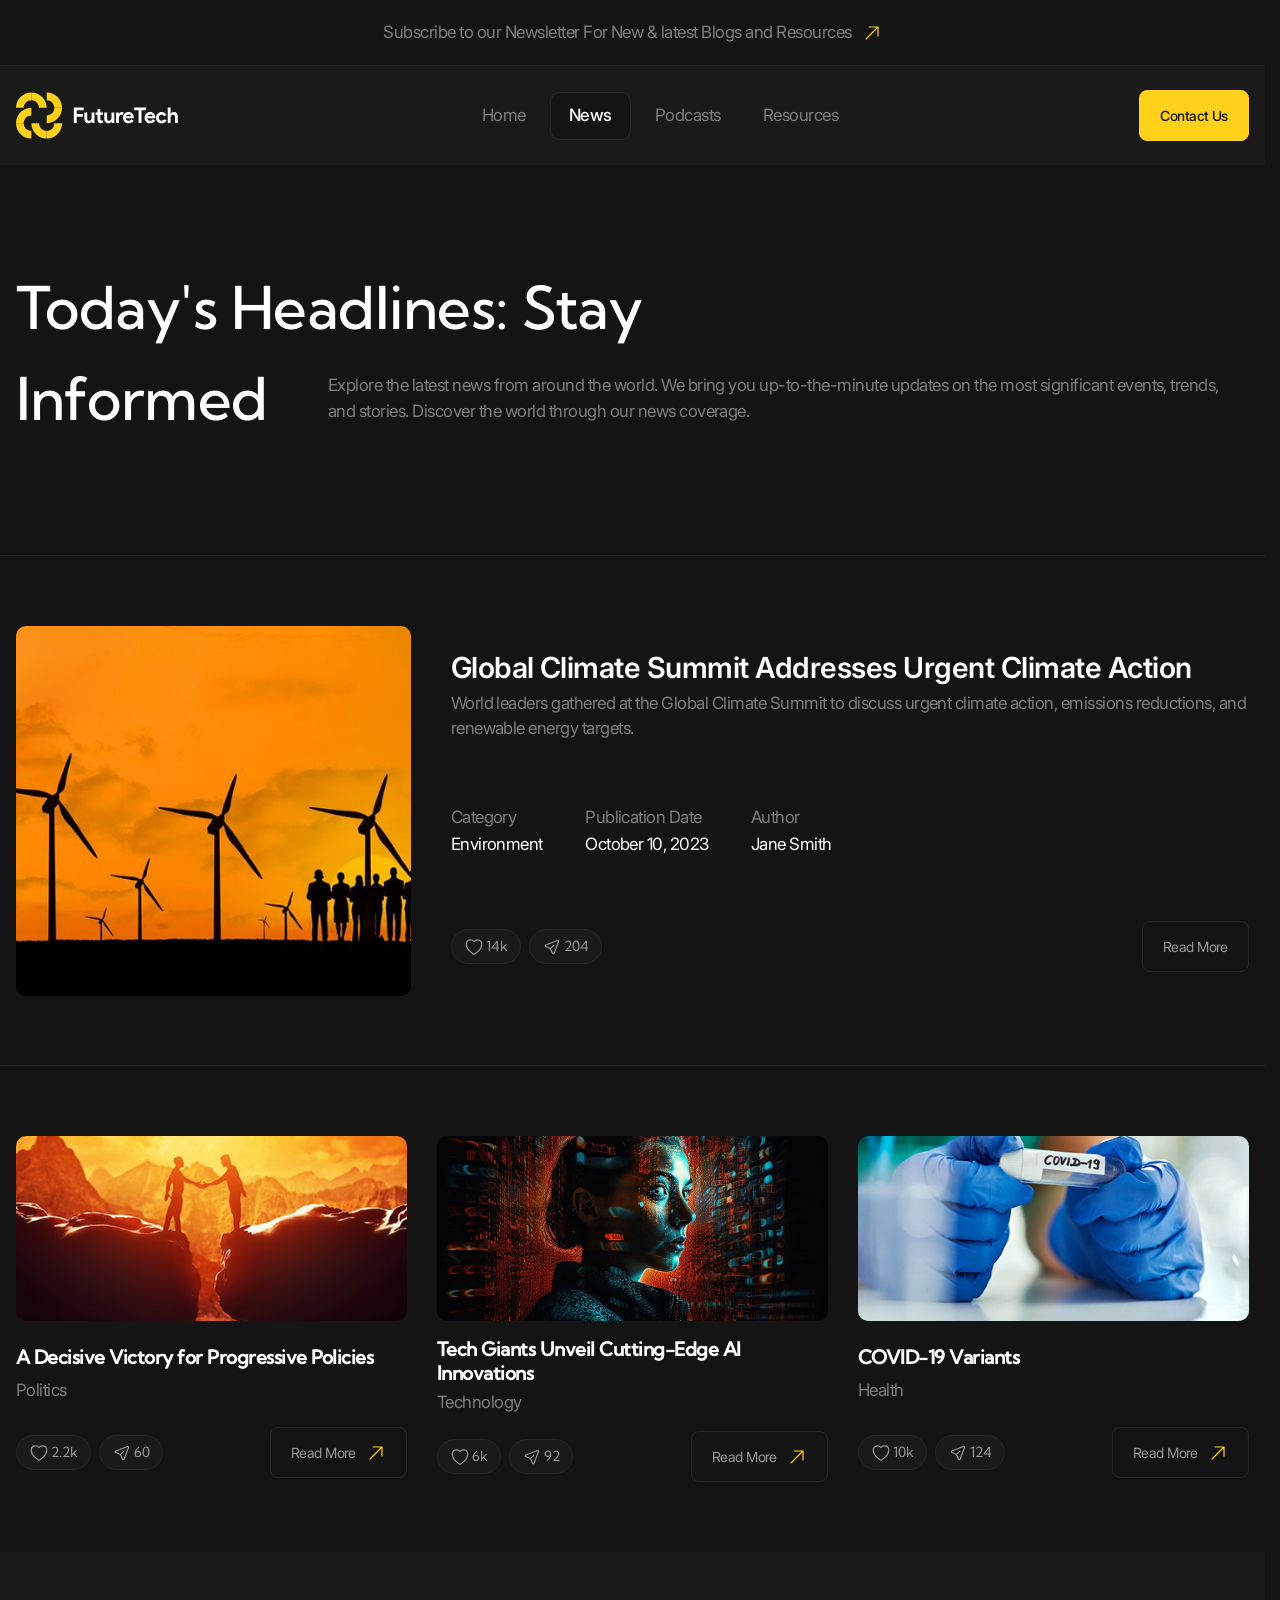
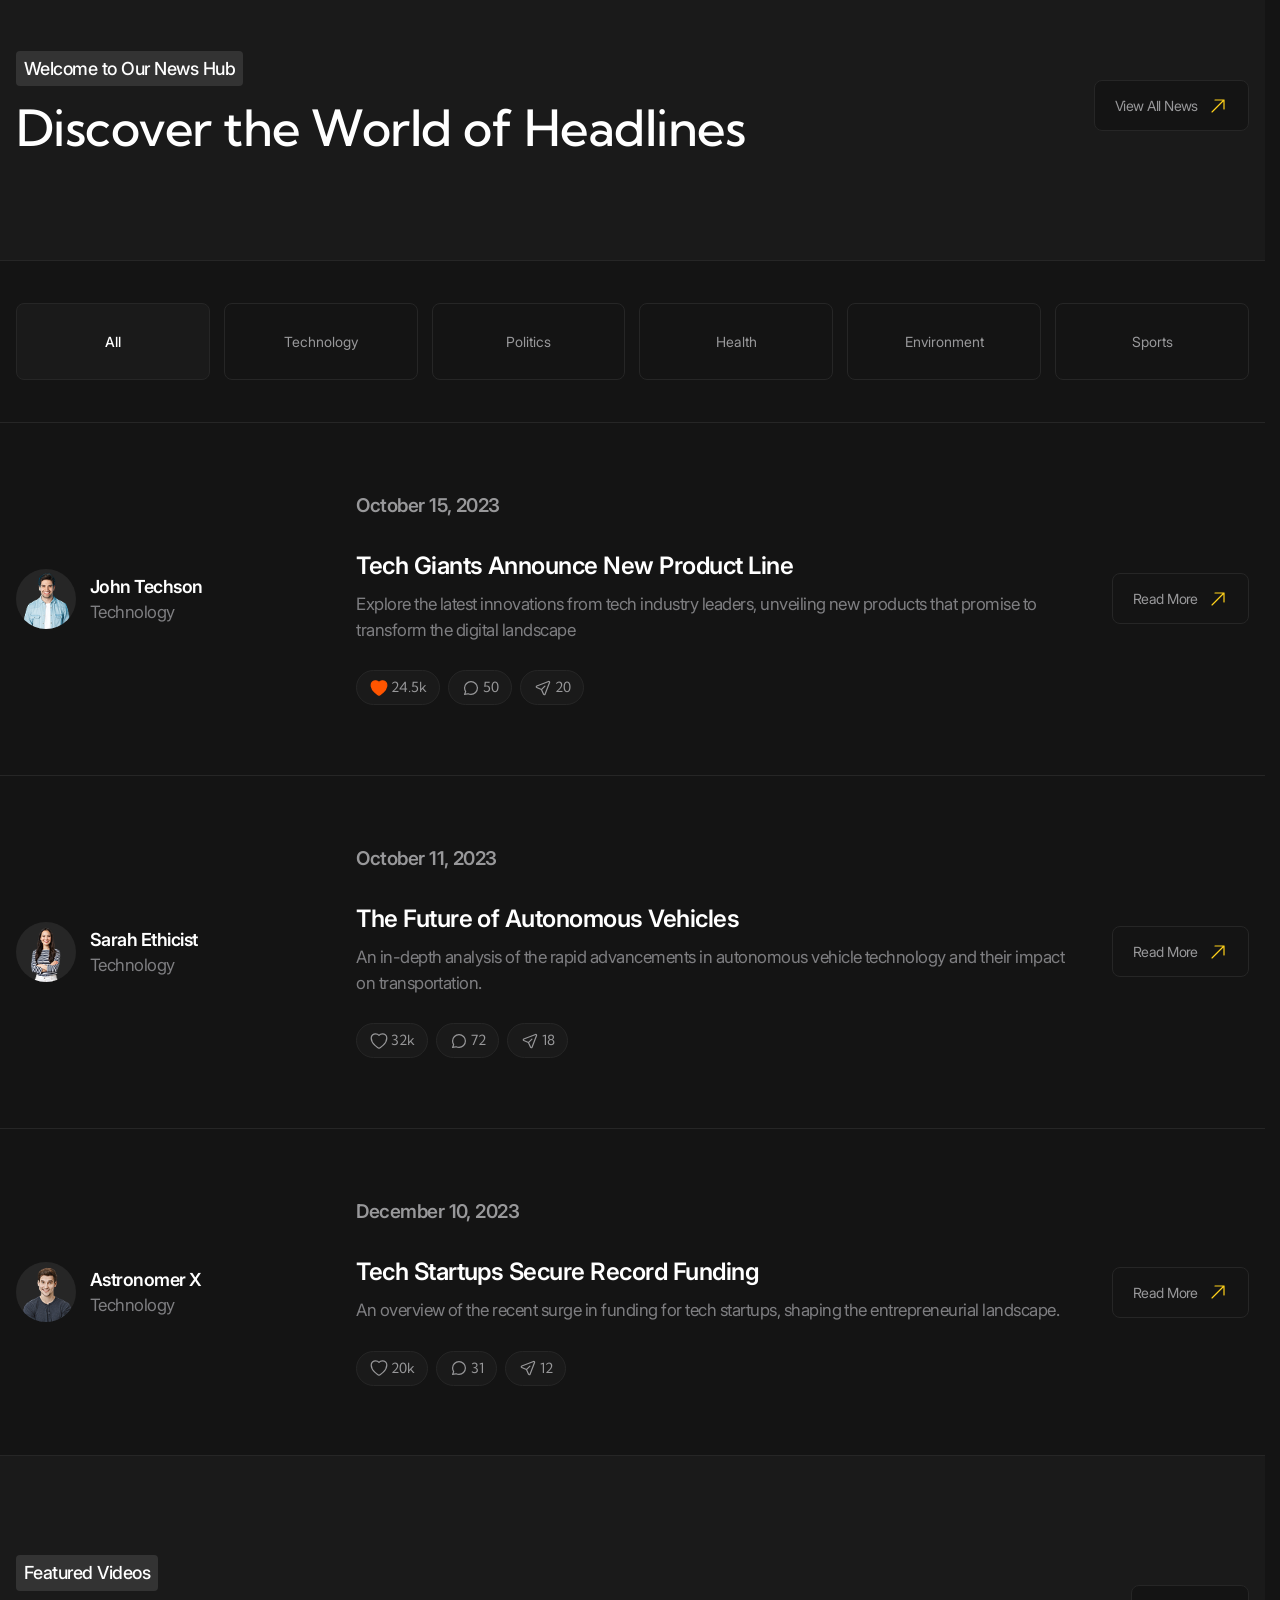
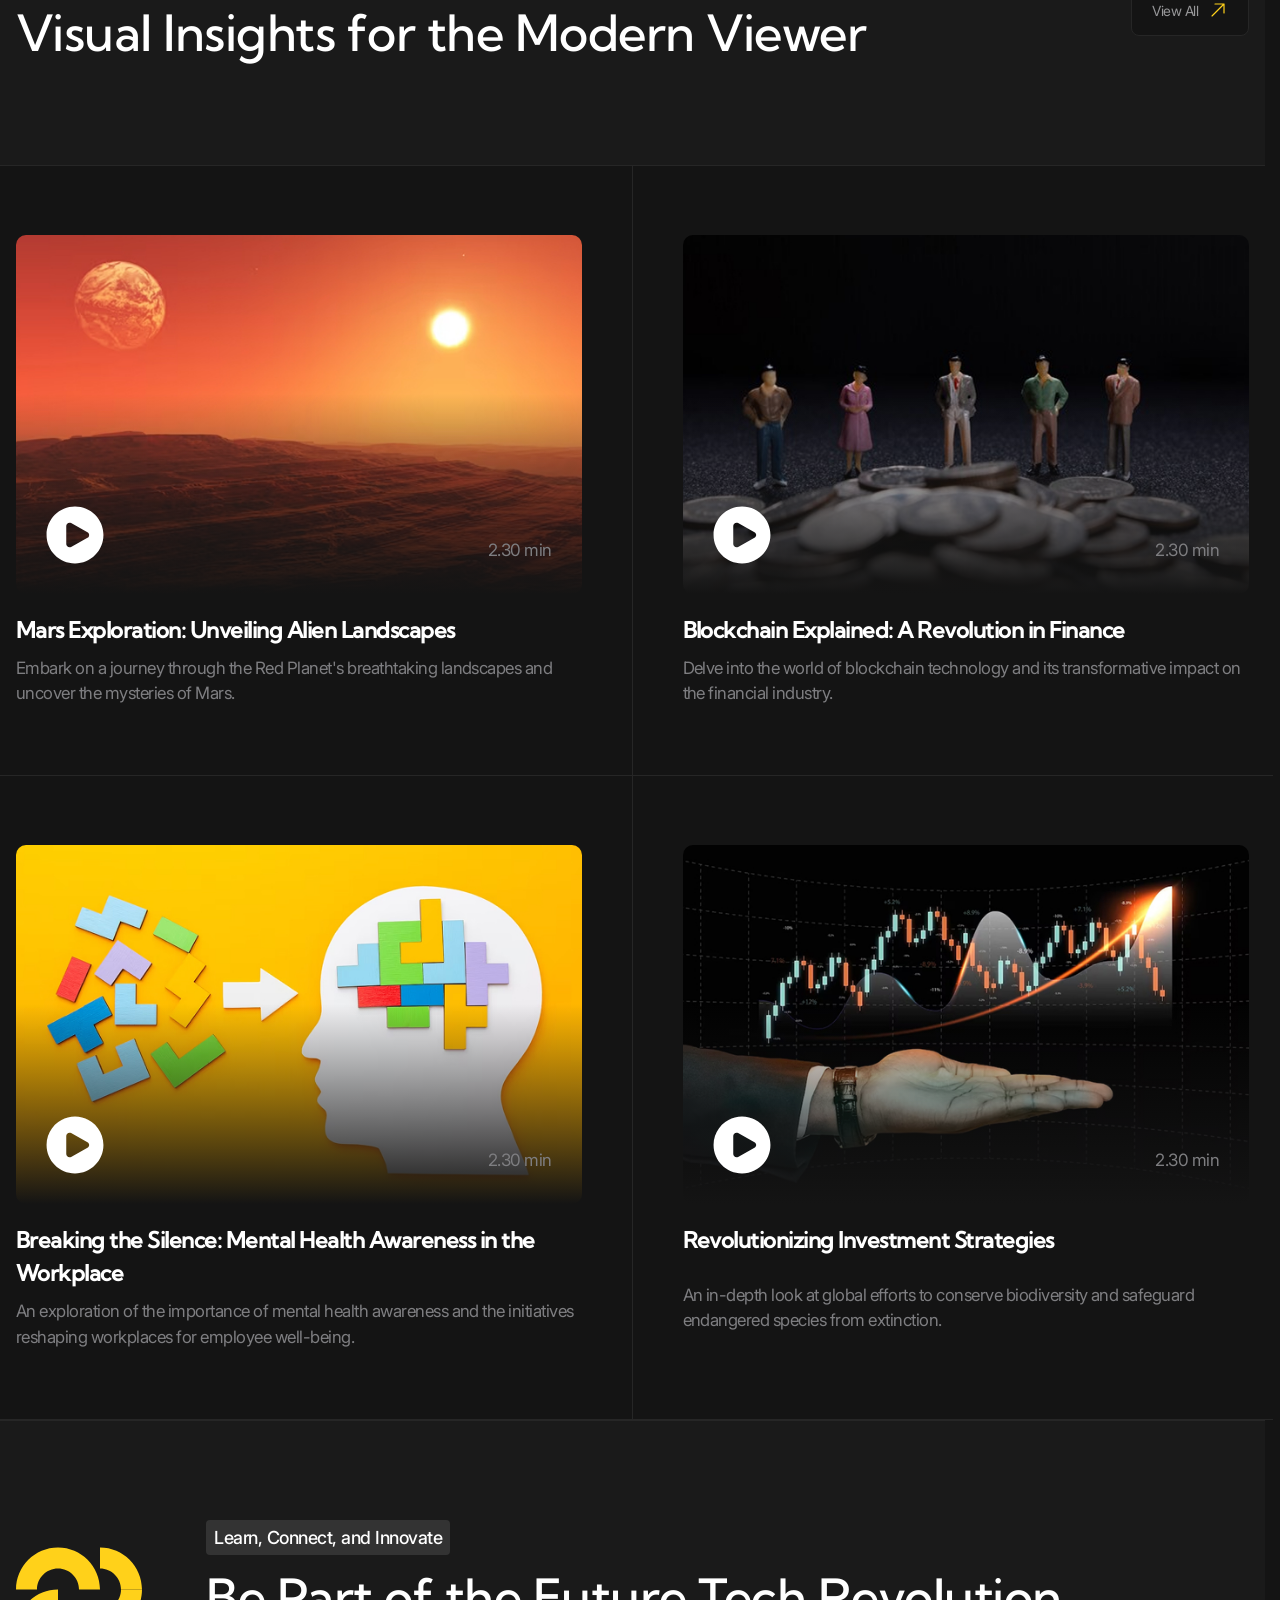
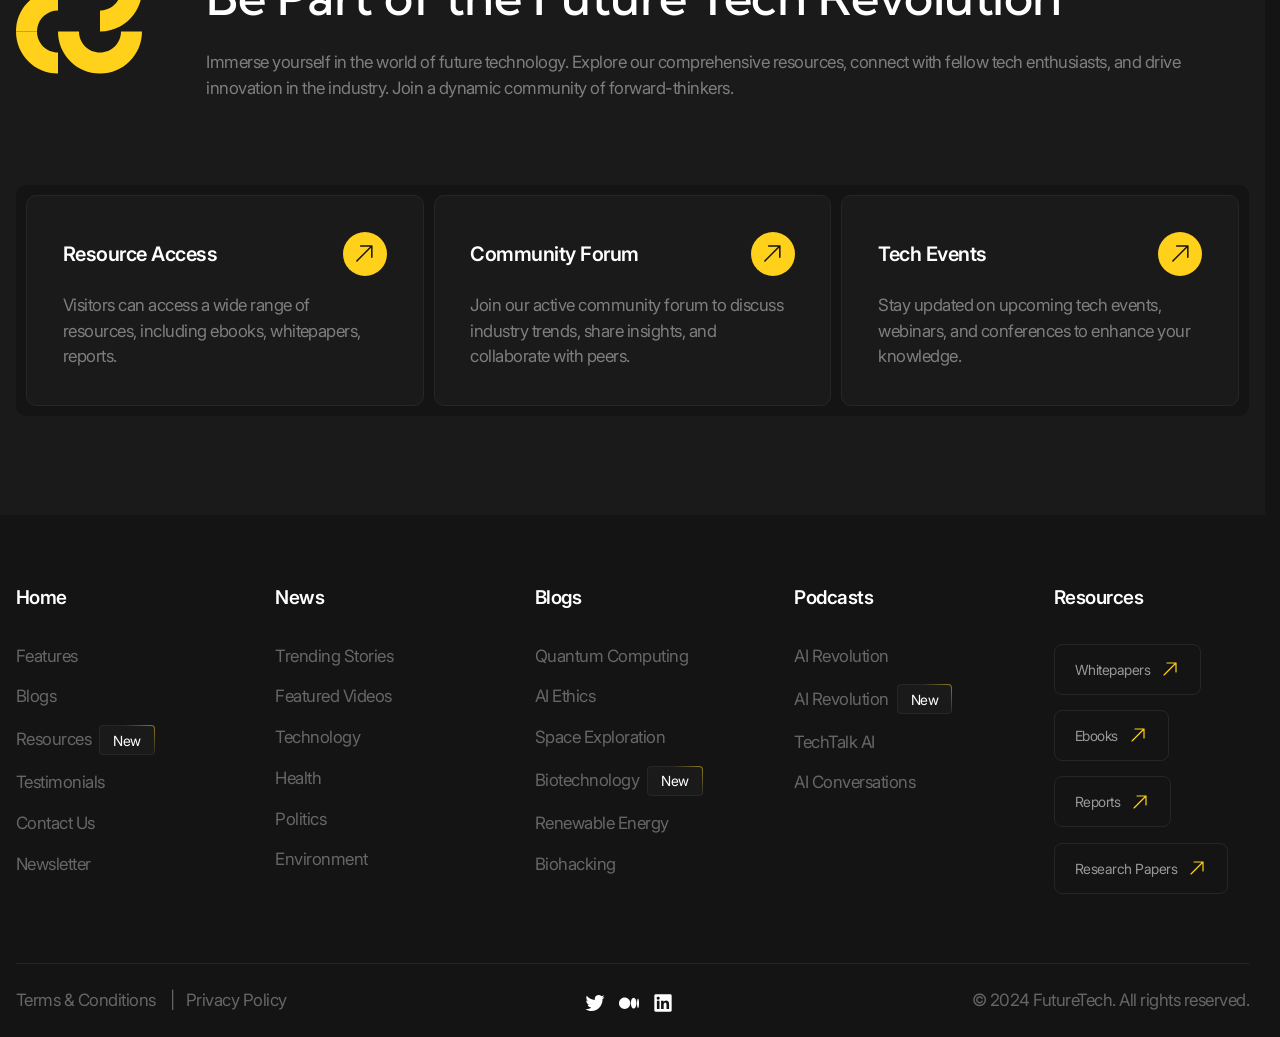
<file: news.html>
<!DOCTYPE html>
<html lang="en">
<head>
    <meta charset="UTF-8">
    <meta name="viewport" content="width=device-width, initial-scale=1.0">
    <meta http-equiv="X-UA-Compatible" content="ie=edge">
    <title>Future Tech | News</title>
    <link rel="stylesheet" href="./css/main.css">
    <script src="./js/main.js" type="module" defer></script>
</head>
<body>
    <header class="header" data-js-header>
        <div class="header__promo">
            <div class="header__promo-inner container">
                <a class="header__promo-link" href="/">
                    <span class="icon icon--yellow-arrow">Subscribe to our Newsletter For New & latest Blogs and Resources</span>
                </a>
            </div>
        </div>
        <div class="header__body">
            <div class="header__body-inner container">
                <a class="header__logo logo" href="/" aria-label="Home" title="Home">
                    <img class="logo__image" src="./icon/logo/logo-header.svg" alt="" width="179" height="50">
                </a>
                <div class="header__overlay" data-js-header-overlay>
                    <nav class="header__nenu">
                        <ul class="header__menu-list">
                            <li class="header__menu-item">
                                <a class="header__menu-link" href="./index.html">Home</a>
                            </li>
                            <li class="header__menu-item">
                                <a class="header__menu-link is-active" href="./news.html">News</a>
                            </li>
                            <li class="header__menu-item">
                                <a class="header__menu-link" href="./podcasts.html">Podcasts</a>
                            </li>
                            <li class="header__menu-item">
                                <a class="header__menu-link" href="./resources.html">Resources</a>
                            </li>
                        </ul>
                    </nav>
                    <a class="header__contact-us-link button button--accent" href="./contacts.html" >Contact Us</a>
                </div>
                <button class="header__burger-button burger-button visible-mobile" type="button" aria-label="Open menu" title="Open menu" data-js-header-burger-button>
                    <span class="burger-button__line"></span>
                    <span class="burger-button__line"></span>
                    <span class="burger-button__line"></span>
                </button>
            </div>
        </div>
    </header>

    <main>
        <section class="hero-alt" aria-labelledby="news-title">
            <header class="hero-alt__header">
                <div class="hero-alt__header-inner container">
                    <h1 class="hero-alt__title" id="news-title">
                        Today's Headlines: Stay <span class="hero-alt__title-hidden-part">Informed</span> 
                    </h1>
                    <p class="hero-alt__subtitle h1 hidden-mobile" aria-hidden="true">
                        Informed
                    </p>
                    <p class="hero-alt__description">
                        Explore the latest news from around the world. We bring you up-to-the-minute updates on the most significant events, trends, and stories. Discover the world through our news coverage.
                    </p>
                </div>
            </header>
            <div class="header-alt__body">
                <ul class="list">
                    <li class="list__item">
                        <article class="news-card container">
                            <img class="news-card__image" src="./img/news/1.jpg" alt="" width="515" height="427" loading="lazy">
                            <div class="news-card__body">
                                <h2 class="news-card__title">Global Climate Summit Addresses Urgent Climate Action</h2>
                                <div class="news-card__description">
                                    <p>
                                        World leaders gathered at the Global Climate Summit to discuss urgent climate action, emissions reductions, and renewable energy targets.
                                    </p>
                                </div>
                            </div>
                            <div class="news-card__summary summary">
                                <dl class="summary__list">
                                    <div class="summary__item">
                                        <dt class="summary__key">Category</dt>
                                        <dd class="summary__value">Environment</dd>
                                    </div>
                                    <div class="summary__item">
                                        <dt class="summary__key">Publication Date</dt>
                                        <dd class="summary__value">
                                            <time datetime="2023-10-10">October 10, 2023</time>
                                        </dd>
                                    </div>
                                    <div class="summary__item">
                                        <dt class="summary__key">Author</dt>
                                        <dd class="summary__value">Jane Smith</dd>
                                    </div>
                                </dl>
                            </div>
                            <div class="news-card__controls">
                                <div class="news-card__actions blog-actions">
                                    <ul class="blog-actions__list">
                                        <li class="blog-actions__item">
                                            <button 
                                                class="blog-actions__button" 
                                                type="button" 
                                                aria-label="Like"
                                                title="Like"
                                            >
                                                <span class="blog-actions__icon-wrapper">
                                                    <svg width="24" height="25" viewBox="0 0 24 25" fill="none" xmlns="http://www.w3.org/2000/svg">
                                                        <path d="M11.645 21.4107L11.6384 21.4071L11.6158 21.3949C11.5965 21.3844 11.5689 21.3693 11.5336 21.3496C11.4629 21.3101 11.3612 21.2524 11.233 21.1769C10.9765 21.0261 10.6132 20.8039 10.1785 20.515C9.31074 19.9381 8.15122 19.0901 6.9886 18.0063C4.68781 15.8615 2.25 12.6751 2.25 8.75C2.25 5.82194 4.7136 3.5 7.6875 3.5C9.43638 3.5 11.0023 4.29909 12 5.5516C12.9977 4.29909 14.5636 3.5 16.3125 3.5C19.2864 3.5 21.75 5.82194 21.75 8.75C21.75 12.6751 19.3122 15.8615 17.0114 18.0063C15.8488 19.0901 14.6893 19.9381 13.8215 20.515C13.3868 20.8039 13.0235 21.0261 12.767 21.1769C12.6388 21.2524 12.5371 21.3101 12.4664 21.3496C12.4311 21.3693 12.4035 21.3844 12.3842 21.3949L12.3616 21.4071L12.355 21.4107L12.3523 21.4121C12.1323 21.5289 11.8677 21.5289 11.6477 21.4121L11.645 21.4107Z" stroke="#666666" stroke-width="1.5" stroke-linejoin="round"/>
                                                    </svg>     
                                                </span>
                                                <span>14k</span>
                                            </button>
                                        </li>
                                        <li class="blog-actions__item">
                                            <button 
                                                class="blog-actions__button" 
                                                type="button" 
                                                aria-label="Share"
                                                title="Share"
                                            >
                                                <span class="blog-actions__icon-wrapper">
                                                    <svg width="24" height="25" viewBox="0 0 24 25" fill="none" xmlns="http://www.w3.org/2000/svg">
                                                        <path d="M10.0384 14.4616L4.1719 11.7951C3.36454 11.4281 3.39898 10.2697 4.22673 9.95134L18.8999 4.30781C19.7087 3.99675 20.5033 4.79139 20.1922 5.60013L14.5487 20.2733C14.2303 21.1011 13.072 21.1355 12.705 20.3281L10.0384 14.4616ZM10.0384 14.4616L14.4231 10.077" stroke="#666666" stroke-width="1.5" stroke-linecap="round" stroke-linejoin="round"/>
                                                    </svg>    
                                                </span>
                                                <span>204</span>
                                            </button>
                                        </li>
                                    </ul>
                                </div>
                                <a class="news-card__link button" href="/">Read More</a>
                            </div>
                        </article>
                    </li>
                    <li class="list__item">
                        <div class="news container">
                            <ul class="news__list">
                                <li class="news__item">
                                    <article class="news-card">
                                        <img class="news-card__image" src="./img/news/2.jpg" alt="" width="512" height="222" loading="lazy">
                                        <div class="news-card__body">
                                            <h2 class="news-card__title h6">A Decisive Victory for Progressive Policies</h2>
                                            <div class="news-card__description">
                                                <p>Politics</p>
                                            </div>
                                        </div>
                                        <div class="news-card__controls">
                                            <div class="news-card__actions blog-actions">
                                                <ul class="blog-actions__list">
                                                    <li class="blog-actions__item">
                                                        <button 
                                                            class="blog-actions__button" 
                                                            type="button" 
                                                            aria-label="Like"
                                                            title="Like"
                                                        >
                                                            <span class="blog-actions__icon-wrapper">
                                                                <svg width="24" height="25" viewBox="0 0 24 25" fill="none" xmlns="http://www.w3.org/2000/svg">
                                                                    <path d="M11.645 21.4107L11.6384 21.4071L11.6158 21.3949C11.5965 21.3844 11.5689 21.3693 11.5336 21.3496C11.4629 21.3101 11.3612 21.2524 11.233 21.1769C10.9765 21.0261 10.6132 20.8039 10.1785 20.515C9.31074 19.9381 8.15122 19.0901 6.9886 18.0063C4.68781 15.8615 2.25 12.6751 2.25 8.75C2.25 5.82194 4.7136 3.5 7.6875 3.5C9.43638 3.5 11.0023 4.29909 12 5.5516C12.9977 4.29909 14.5636 3.5 16.3125 3.5C19.2864 3.5 21.75 5.82194 21.75 8.75C21.75 12.6751 19.3122 15.8615 17.0114 18.0063C15.8488 19.0901 14.6893 19.9381 13.8215 20.515C13.3868 20.8039 13.0235 21.0261 12.767 21.1769C12.6388 21.2524 12.5371 21.3101 12.4664 21.3496C12.4311 21.3693 12.4035 21.3844 12.3842 21.3949L12.3616 21.4071L12.355 21.4107L12.3523 21.4121C12.1323 21.5289 11.8677 21.5289 11.6477 21.4121L11.645 21.4107Z" stroke="#666666" stroke-width="1.5" stroke-linejoin="round"/>
                                                                </svg>     
                                                            </span>
                                                            <span>2.2k</span>
                                                        </button>
                                                    </li>
                                                    <li class="blog-actions__item">
                                                        <button 
                                                            class="blog-actions__button" 
                                                            type="button" 
                                                            aria-label="Share"
                                                            title="Share"
                                                        >
                                                            <span class="blog-actions__icon-wrapper">
                                                                <svg width="24" height="25" viewBox="0 0 24 25" fill="none" xmlns="http://www.w3.org/2000/svg">
                                                                    <path d="M10.0384 14.4616L4.1719 11.7951C3.36454 11.4281 3.39898 10.2697 4.22673 9.95134L18.8999 4.30781C19.7087 3.99675 20.5033 4.79139 20.1922 5.60013L14.5487 20.2733C14.2303 21.1011 13.072 21.1355 12.705 20.3281L10.0384 14.4616ZM10.0384 14.4616L14.4231 10.077" stroke="#666666" stroke-width="1.5" stroke-linecap="round" stroke-linejoin="round"/>
                                                                </svg>    
                                                            </span>
                                                            <span>60</span>
                                                        </button>
                                                    </li>
                                                </ul>
                                            </div>
                                            <a class="news-card__link button" href="/">
                                                <span class="icon icon--yellow-arrow">Read More</span>
                                            </a>
                                        </div>
                                    </article>
                                </li>
                                <li class="news__item">
                                    <article class="news-card">
                                        <img class="news-card__image" src="./img/news/3.jpg" alt="" width="512" height="222" loading="lazy">
                                        <div class="news-card__body">
                                            <h2 class="news-card__title h6">Tech Giants Unveil Cutting-Edge AI Innovations</h2>
                                            <div class="news-card__description">
                                                <p>Technology</p>
                                            </div>
                                        </div>
                                        <div class="news-card__controls">
                                            <div class="news-card__actions blog-actions">
                                                <ul class="blog-actions__list">
                                                    <li class="blog-actions__item">
                                                        <button 
                                                            class="blog-actions__button" 
                                                            type="button" 
                                                            aria-label="Like"
                                                            title="Like"
                                                        >
                                                            <span class="blog-actions__icon-wrapper">
                                                                <svg width="24" height="25" viewBox="0 0 24 25" fill="none" xmlns="http://www.w3.org/2000/svg">
                                                                    <path d="M11.645 21.4107L11.6384 21.4071L11.6158 21.3949C11.5965 21.3844 11.5689 21.3693 11.5336 21.3496C11.4629 21.3101 11.3612 21.2524 11.233 21.1769C10.9765 21.0261 10.6132 20.8039 10.1785 20.515C9.31074 19.9381 8.15122 19.0901 6.9886 18.0063C4.68781 15.8615 2.25 12.6751 2.25 8.75C2.25 5.82194 4.7136 3.5 7.6875 3.5C9.43638 3.5 11.0023 4.29909 12 5.5516C12.9977 4.29909 14.5636 3.5 16.3125 3.5C19.2864 3.5 21.75 5.82194 21.75 8.75C21.75 12.6751 19.3122 15.8615 17.0114 18.0063C15.8488 19.0901 14.6893 19.9381 13.8215 20.515C13.3868 20.8039 13.0235 21.0261 12.767 21.1769C12.6388 21.2524 12.5371 21.3101 12.4664 21.3496C12.4311 21.3693 12.4035 21.3844 12.3842 21.3949L12.3616 21.4071L12.355 21.4107L12.3523 21.4121C12.1323 21.5289 11.8677 21.5289 11.6477 21.4121L11.645 21.4107Z" stroke="#666666" stroke-width="1.5" stroke-linejoin="round"/>
                                                                </svg>     
                                                            </span>
                                                            <span>6k</span>
                                                        </button>
                                                    </li>
                                                    <li class="blog-actions__item">
                                                        <button 
                                                            class="blog-actions__button" 
                                                            type="button" 
                                                            aria-label="Share"
                                                            title="Share"
                                                        >
                                                            <span class="blog-actions__icon-wrapper">
                                                                <svg width="24" height="25" viewBox="0 0 24 25" fill="none" xmlns="http://www.w3.org/2000/svg">
                                                                    <path d="M10.0384 14.4616L4.1719 11.7951C3.36454 11.4281 3.39898 10.2697 4.22673 9.95134L18.8999 4.30781C19.7087 3.99675 20.5033 4.79139 20.1922 5.60013L14.5487 20.2733C14.2303 21.1011 13.072 21.1355 12.705 20.3281L10.0384 14.4616ZM10.0384 14.4616L14.4231 10.077" stroke="#666666" stroke-width="1.5" stroke-linecap="round" stroke-linejoin="round"/>
                                                                </svg>    
                                                            </span>
                                                            <span>92</span>
                                                        </button>
                                                    </li>
                                                </ul>
                                            </div>
                                            <a class="news-card__link button" href="/">
                                                <span class="icon icon--yellow-arrow">Read More</span>
                                            </a>
                                        </div>
                                    </article>
                                </li>
                                <li class="news__item">
                                    <article class="news-card">
                                        <img class="news-card__image" src="./img/news/4.jpg" alt="" width="512" height="222" loading="lazy">
                                        <div class="news-card__body">
                                            <h2 class="news-card__title h6">COVID-19 Variants</h2>
                                            <div class="news-card__description">
                                                <p>Health</p>
                                            </div>
                                        </div>
                                        <div class="news-card__controls">
                                            <div class="news-card__actions blog-actions">
                                                <ul class="blog-actions__list">
                                                    <li class="blog-actions__item">
                                                        <button 
                                                            class="blog-actions__button" 
                                                            type="button" 
                                                            aria-label="Like"
                                                            title="Like"
                                                        >
                                                            <span class="blog-actions__icon-wrapper">
                                                                <svg width="24" height="25" viewBox="0 0 24 25" fill="none" xmlns="http://www.w3.org/2000/svg">
                                                                    <path d="M11.645 21.4107L11.6384 21.4071L11.6158 21.3949C11.5965 21.3844 11.5689 21.3693 11.5336 21.3496C11.4629 21.3101 11.3612 21.2524 11.233 21.1769C10.9765 21.0261 10.6132 20.8039 10.1785 20.515C9.31074 19.9381 8.15122 19.0901 6.9886 18.0063C4.68781 15.8615 2.25 12.6751 2.25 8.75C2.25 5.82194 4.7136 3.5 7.6875 3.5C9.43638 3.5 11.0023 4.29909 12 5.5516C12.9977 4.29909 14.5636 3.5 16.3125 3.5C19.2864 3.5 21.75 5.82194 21.75 8.75C21.75 12.6751 19.3122 15.8615 17.0114 18.0063C15.8488 19.0901 14.6893 19.9381 13.8215 20.515C13.3868 20.8039 13.0235 21.0261 12.767 21.1769C12.6388 21.2524 12.5371 21.3101 12.4664 21.3496C12.4311 21.3693 12.4035 21.3844 12.3842 21.3949L12.3616 21.4071L12.355 21.4107L12.3523 21.4121C12.1323 21.5289 11.8677 21.5289 11.6477 21.4121L11.645 21.4107Z" stroke="#666666" stroke-width="1.5" stroke-linejoin="round"/>
                                                                </svg>     
                                                            </span>
                                                            <span>10k</span>
                                                        </button>
                                                    </li>
                                                    <li class="blog-actions__item">
                                                        <button 
                                                            class="blog-actions__button" 
                                                            type="button" 
                                                            aria-label="Share"
                                                            title="Share"
                                                        >
                                                            <span class="blog-actions__icon-wrapper">
                                                                <svg width="24" height="25" viewBox="0 0 24 25" fill="none" xmlns="http://www.w3.org/2000/svg">
                                                                    <path d="M10.0384 14.4616L4.1719 11.7951C3.36454 11.4281 3.39898 10.2697 4.22673 9.95134L18.8999 4.30781C19.7087 3.99675 20.5033 4.79139 20.1922 5.60013L14.5487 20.2733C14.2303 21.1011 13.072 21.1355 12.705 20.3281L10.0384 14.4616ZM10.0384 14.4616L14.4231 10.077" stroke="#666666" stroke-width="1.5" stroke-linecap="round" stroke-linejoin="round"/>
                                                                </svg>    
                                                            </span>
                                                            <span>124</span>
                                                        </button>
                                                    </li>
                                                </ul>
                                            </div>
                                            <a class="news-card__link button" href="/">
                                                <span class="icon icon--yellow-arrow">Read More</span>
                                            </a>
                                        </div>
                                    </article>
                                </li>
                            </ul>
                        </div>
                    </li>
                </ul>
            </div>
        </section>
        <section class="section" aria-labelledby="news-tabs-title">
            <header class="section__header">
                <div class="section__header-inner container">
                    <div class="section__header-info">
                        <p class="section__subtitle tag">
                            Welcome to Our News Hub
                        </p>
                        <h2 class="section__title" id="news-tabs-title">Discover the World of Headlines</h2>
                    </div>
                    <div class="section__actions">
                        <a class="section__link button" href="./news.html" >
                            <span class="icon icon--yellow-arrow">View All News</span>
                        </a>
                    </div>
                </div>
            </header>
            <div class="section__body tabs" data-js-tabs>
                <h3 class="visually-hidden" id="blog-category-title">Blog category</h3>
                <header class="tabs__header">
                    <div class="tabs__buttons container" role="tablist" aria-labelledby="blog-category-title">
                        <button 
                            class="tabs__button is-active" 
                            id="tab-1" 
                            type="button"
                            role="tab"
                            aria-controls="tabpanel-1"
                            data-js-tabs-button
                            aria-selected="true">
                            All
                        </button>
                        <button 
                            class="tabs__button" 
                            id="tab-2" 
                            type="button"
                            role="tab"
                            aria-controls="tabpanel-2"
                            data-js-tabs-button
                            aria-selected="false"
                            tabindex="-1">
                            Technology
                        </button>
                        <button 
                            class="tabs__button" 
                            id="tab-3" 
                            type="button"
                            role="tab"
                            aria-controls="tabpanel-3"
                            data-js-tabs-button
                            aria-selected="false"
                            tabindex="-1">
                            Politics
                        </button>
                        <button 
                            class="tabs__button" 
                            id="tab-4" 
                            type="button"
                            role="tab"
                            aria-controls="tabpanel-4"
                            data-js-tabs-button
                            aria-selected="false"
                            tabindex="-1">
                            Health
                        </button>
                        <button 
                            class="tabs__button" 
                            id="tab-5" 
                            type="button"
                            role="tab"
                            aria-controls="tabpanel-5"
                            data-js-tabs-button
                            aria-selected="false"
                            tabindex="-1">
                            Environment
                        </button>
                        <button 
                            class="tabs__button" 
                            id="tab-6" 
                            type="button"
                            role="tab"
                            aria-controls="tabpanel-6"
                            data-js-tabs-button
                            aria-selected="false"
                            tabindex="-1">
                            Sports
                        </button>
                    </div>
                </header>
                <div class="tabs__body">
                    <div 
                        class="tabs__content is-active" 
                        id="tabpanel-1"
                        aria-labelledby="tab-1"
                        tabindex="0"
                        data-js-tabs-content
                    >
                        <ul class="list">
                            <li class="list__item">
                                <article class="blog-card container">
                                    <div class="blog-card__author person-card">
                                        <img class="person-card__image" src="./img/blog/4.png" alt="" width="80" height="80" loading="lazy">
                                        <div class="person-card__body">
                                            <p class="person-card__name">John Techson</p>
                                            <p class="person-card__department">Technology</p>
                                        </div>
                                    </div>
                                    <div class="blog-card__body">
                                        <time class="blog-card__date h6" datetime="2023-10-15">October 15, 2023</time>
                                        <div class="blog-card__info">
                                            <h4 class="blog-card__title">Tech Giants Announce New Product Line</h4>
                                            <div class="blog-card__dexcription">
                                                <p>
                                                    Explore the latest innovations from tech industry leaders, unveiling new products that promise to transform the digital landscape
                                                </p>
                                            </div>
                                        </div>
                                        <div class="blog-card__actions blog-actions">
                                            <ul class="blog-actions__list">
                                                <li class="blog-actions__item">
                                                    <button 
                                                        class="blog-actions__button is-active" 
                                                        type="button" 
                                                        aria-label="Dislike"
                                                        title="Dislike"
                                                    >
                                                        <span class="blog-actions__icon-wrapper">
                                                            <svg width="24" height="25" viewBox="0 0 24 25" fill="none" xmlns="http://www.w3.org/2000/svg">
                                                                <path d="M11.645 21.4107L11.6384 21.4071L11.6158 21.3949C11.5965 21.3844 11.5689 21.3693 11.5336 21.3496C11.4629 21.3101 11.3612 21.2524 11.233 21.1769C10.9765 21.0261 10.6132 20.8039 10.1785 20.515C9.31074 19.9381 8.15122 19.0901 6.9886 18.0063C4.68781 15.8615 2.25 12.6751 2.25 8.75C2.25 5.82194 4.7136 3.5 7.6875 3.5C9.43638 3.5 11.0023 4.29909 12 5.5516C12.9977 4.29909 14.5636 3.5 16.3125 3.5C19.2864 3.5 21.75 5.82194 21.75 8.75C21.75 12.6751 19.3122 15.8615 17.0114 18.0063C15.8488 19.0901 14.6893 19.9381 13.8215 20.515C13.3868 20.8039 13.0235 21.0261 12.767 21.1769C12.6388 21.2524 12.5371 21.3101 12.4664 21.3496C12.4311 21.3693 12.4035 21.3844 12.3842 21.3949L12.3616 21.4071L12.355 21.4107L12.3523 21.4121C12.1323 21.5289 11.8677 21.5289 11.6477 21.4121L11.645 21.4107Z" stroke="#666666" stroke-width="1.5" stroke-linejoin="round"/>
                                                            </svg>     
                                                        </span>
                                                        <span>24.5k</span>
                                                    </button>
                                                </li>
                                                <li class="blog-actions__item">
                                                    <button 
                                                        class="blog-actions__button" 
                                                        type="button" 
                                                        aria-label="Discuss"
                                                        title="Discuss"
                                                    >
                                                        <span class="blog-actions__icon-wrapper">
                                                            <svg width="24" height="25" viewBox="0 0 24 25" fill="none" xmlns="http://www.w3.org/2000/svg">
                                                                <path d="M8.48581 19.6888C9.54657 20.2083 10.7392 20.5 12 20.5C16.4183 20.5 20 16.9183 20 12.5C20 8.08172 16.4183 4.5 12 4.5C7.58172 4.5 4 8.08172 4 12.5C4 14.1401 4.49356 15.665 5.34026 16.9341M8.48581 19.6888L4 20.5L5.34026 16.9341M8.48581 19.6888L8.49231 19.6877M5.34026 16.9341L5.34154 16.9308" stroke="#666666" stroke-width="1.5" stroke-linecap="round" stroke-linejoin="round"/>
                                                            </svg>     
                                                        </span>
                                                        <span>50</span>
                                                    </button>
                                                </li>
                                                <li class="blog-actions__item">
                                                    <button 
                                                        class="blog-actions__button" 
                                                        type="button" 
                                                        aria-label="Share"
                                                        title="Share"
                                                    >
                                                        <span class="blog-actions__icon-wrapper">
                                                            <svg width="24" height="25" viewBox="0 0 24 25" fill="none" xmlns="http://www.w3.org/2000/svg">
                                                                <path d="M10.0384 14.4616L4.1719 11.7951C3.36454 11.4281 3.39898 10.2697 4.22673 9.95134L18.8999 4.30781C19.7087 3.99675 20.5033 4.79139 20.1922 5.60013L14.5487 20.2733C14.2303 21.1011 13.072 21.1355 12.705 20.3281L10.0384 14.4616ZM10.0384 14.4616L14.4231 10.077" stroke="#666666" stroke-width="1.5" stroke-linecap="round" stroke-linejoin="round"/>
                                                            </svg>    
                                                        </span>
                                                        <span>20</span>
                                                    </button>
                                                </li>
                                            </ul>
                                        </div>
                                    </div>
                                    <a class="blog-card__link button" href="/">
                                        <span class="icon icon--yellow-arrow">Read More</span>
                                    </a>
                                </article>
                            </li>
                            <li class="list__item">
                                <article class="blog-card container">
                                    <div class="blog-card__author person-card">
                                        <img class="person-card__image" src="./img/blog/5.png" alt="" width="80" height="80" loading="lazy">
                                        <div class="person-card__body">
                                            <p class="person-card__name">Sarah Ethicist</p>
                                            <p class="person-card__department">Technology</p>
                                        </div>
                                    </div>
                                    <div class="blog-card__body">
                                        <time class="blog-card__date h6" datetime="2023-10-11">October 11, 2023</time>
                                        <div class="blog-card__info">
                                            <h4 class="blog-card__title">The Future of Autonomous Vehicles</h4>
                                            <div class="blog-card__dexcription">
                                                <p>
                                                    An in-depth analysis of the rapid advancements in autonomous vehicle technology and their impact on transportation.
                                                </p>
                                            </div>
                                        </div>
                                        <div class="blog-card__actions blog-actions">
                                            <ul class="blog-actions__list">
                                                <li class="blog-actions__item">
                                                    <button 
                                                        class="blog-actions__button" 
                                                        type="button" 
                                                        aria-label="Dislike"
                                                        title="Dislike"
                                                    >
                                                        <span class="blog-actions__icon-wrapper">
                                                            <svg width="24" height="25" viewBox="0 0 24 25" fill="none" xmlns="http://www.w3.org/2000/svg">
                                                                <path d="M11.645 21.4107L11.6384 21.4071L11.6158 21.3949C11.5965 21.3844 11.5689 21.3693 11.5336 21.3496C11.4629 21.3101 11.3612 21.2524 11.233 21.1769C10.9765 21.0261 10.6132 20.8039 10.1785 20.515C9.31074 19.9381 8.15122 19.0901 6.9886 18.0063C4.68781 15.8615 2.25 12.6751 2.25 8.75C2.25 5.82194 4.7136 3.5 7.6875 3.5C9.43638 3.5 11.0023 4.29909 12 5.5516C12.9977 4.29909 14.5636 3.5 16.3125 3.5C19.2864 3.5 21.75 5.82194 21.75 8.75C21.75 12.6751 19.3122 15.8615 17.0114 18.0063C15.8488 19.0901 14.6893 19.9381 13.8215 20.515C13.3868 20.8039 13.0235 21.0261 12.767 21.1769C12.6388 21.2524 12.5371 21.3101 12.4664 21.3496C12.4311 21.3693 12.4035 21.3844 12.3842 21.3949L12.3616 21.4071L12.355 21.4107L12.3523 21.4121C12.1323 21.5289 11.8677 21.5289 11.6477 21.4121L11.645 21.4107Z" stroke="#666666" stroke-width="1.5" stroke-linejoin="round"/>
                                                            </svg>     
                                                        </span>
                                                        <span>32k</span>
                                                    </button>
                                                </li>
                                                <li class="blog-actions__item">
                                                    <button 
                                                        class="blog-actions__button" 
                                                        type="button" 
                                                        aria-label="Discuss"
                                                        title="Discuss"
                                                    >
                                                        <span class="blog-actions__icon-wrapper">
                                                            <svg width="24" height="25" viewBox="0 0 24 25" fill="none" xmlns="http://www.w3.org/2000/svg">
                                                                <path d="M8.48581 19.6888C9.54657 20.2083 10.7392 20.5 12 20.5C16.4183 20.5 20 16.9183 20 12.5C20 8.08172 16.4183 4.5 12 4.5C7.58172 4.5 4 8.08172 4 12.5C4 14.1401 4.49356 15.665 5.34026 16.9341M8.48581 19.6888L4 20.5L5.34026 16.9341M8.48581 19.6888L8.49231 19.6877M5.34026 16.9341L5.34154 16.9308" stroke="#666666" stroke-width="1.5" stroke-linecap="round" stroke-linejoin="round"/>
                                                            </svg>     
                                                        </span>
                                                        <span>72</span>
                                                    </button>
                                                </li>
                                                <li class="blog-actions__item">
                                                    <button 
                                                        class="blog-actions__button" 
                                                        type="button" 
                                                        aria-label="Share"
                                                        title="Share"
                                                    >
                                                        <span class="blog-actions__icon-wrapper">
                                                            <svg width="24" height="25" viewBox="0 0 24 25" fill="none" xmlns="http://www.w3.org/2000/svg">
                                                                <path d="M10.0384 14.4616L4.1719 11.7951C3.36454 11.4281 3.39898 10.2697 4.22673 9.95134L18.8999 4.30781C19.7087 3.99675 20.5033 4.79139 20.1922 5.60013L14.5487 20.2733C14.2303 21.1011 13.072 21.1355 12.705 20.3281L10.0384 14.4616ZM10.0384 14.4616L14.4231 10.077" stroke="#666666" stroke-width="1.5" stroke-linecap="round" stroke-linejoin="round"/>
                                                            </svg>    
                                                        </span>
                                                        <span>18</span>
                                                    </button>
                                                </li>
                                            </ul>
                                        </div>
                                    </div>
                                    <a class="blog-card__link button" href="/">
                                        <span class="icon icon--yellow-arrow">Read More</span>
                                    </a>
                                </article>
                            </li>
                            <li class="list__item">
                                <article class="blog-card container">
                                    <div class="blog-card__author person-card">
                                        <img class="person-card__image" src="./img/blog/6.png" alt="" width="80" height="80" loading="lazy">
                                        <div class="person-card__body">
                                            <p class="person-card__name">Astronomer X</p>
                                            <p class="person-card__department">Technology</p>
                                        </div>
                                    </div>
                                    <div class="blog-card__body">
                                        <time class="blog-card__date h6" datetime="2023-12-10">December 10, 2023</time>
                                        <div class="blog-card__info">
                                            <h4 class="blog-card__title">Tech Startups Secure Record Funding</h4>
                                            <div class="blog-card__dexcription">
                                                <p>
                                                    An overview of the recent surge in funding for tech startups, shaping the entrepreneurial landscape.
                                                </p>
                                            </div>
                                        </div>
                                        <div class="blog-card__actions blog-actions">
                                            <ul class="blog-actions__list">
                                                <li class="blog-actions__item">
                                                    <button 
                                                        class="blog-actions__button" 
                                                        type="button" 
                                                        aria-label="Dislike"
                                                        title="Dislike"
                                                    >
                                                        <span class="blog-actions__icon-wrapper">
                                                            <svg width="24" height="25" viewBox="0 0 24 25" fill="none" xmlns="http://www.w3.org/2000/svg">
                                                                <path d="M11.645 21.4107L11.6384 21.4071L11.6158 21.3949C11.5965 21.3844 11.5689 21.3693 11.5336 21.3496C11.4629 21.3101 11.3612 21.2524 11.233 21.1769C10.9765 21.0261 10.6132 20.8039 10.1785 20.515C9.31074 19.9381 8.15122 19.0901 6.9886 18.0063C4.68781 15.8615 2.25 12.6751 2.25 8.75C2.25 5.82194 4.7136 3.5 7.6875 3.5C9.43638 3.5 11.0023 4.29909 12 5.5516C12.9977 4.29909 14.5636 3.5 16.3125 3.5C19.2864 3.5 21.75 5.82194 21.75 8.75C21.75 12.6751 19.3122 15.8615 17.0114 18.0063C15.8488 19.0901 14.6893 19.9381 13.8215 20.515C13.3868 20.8039 13.0235 21.0261 12.767 21.1769C12.6388 21.2524 12.5371 21.3101 12.4664 21.3496C12.4311 21.3693 12.4035 21.3844 12.3842 21.3949L12.3616 21.4071L12.355 21.4107L12.3523 21.4121C12.1323 21.5289 11.8677 21.5289 11.6477 21.4121L11.645 21.4107Z" stroke="#666666" stroke-width="1.5" stroke-linejoin="round"/>
                                                            </svg>     
                                                        </span>
                                                        <span>20k</span>
                                                    </button>
                                                </li>
                                                <li class="blog-actions__item">
                                                    <button 
                                                        class="blog-actions__button" 
                                                        type="button" 
                                                        aria-label="Discuss"
                                                        title="Discuss"
                                                    >
                                                        <span class="blog-actions__icon-wrapper">
                                                            <svg width="24" height="25" viewBox="0 0 24 25" fill="none" xmlns="http://www.w3.org/2000/svg">
                                                                <path d="M8.48581 19.6888C9.54657 20.2083 10.7392 20.5 12 20.5C16.4183 20.5 20 16.9183 20 12.5C20 8.08172 16.4183 4.5 12 4.5C7.58172 4.5 4 8.08172 4 12.5C4 14.1401 4.49356 15.665 5.34026 16.9341M8.48581 19.6888L4 20.5L5.34026 16.9341M8.48581 19.6888L8.49231 19.6877M5.34026 16.9341L5.34154 16.9308" stroke="#666666" stroke-width="1.5" stroke-linecap="round" stroke-linejoin="round"/>
                                                            </svg>     
                                                        </span>
                                                        <span>31</span>
                                                    </button>
                                                </li>
                                                <li class="blog-actions__item">
                                                    <button 
                                                        class="blog-actions__button" 
                                                        type="button" 
                                                        aria-label="Share"
                                                        title="Share"
                                                    >
                                                        <span class="blog-actions__icon-wrapper">
                                                            <svg width="24" height="25" viewBox="0 0 24 25" fill="none" xmlns="http://www.w3.org/2000/svg">
                                                                <path d="M10.0384 14.4616L4.1719 11.7951C3.36454 11.4281 3.39898 10.2697 4.22673 9.95134L18.8999 4.30781C19.7087 3.99675 20.5033 4.79139 20.1922 5.60013L14.5487 20.2733C14.2303 21.1011 13.072 21.1355 12.705 20.3281L10.0384 14.4616ZM10.0384 14.4616L14.4231 10.077" stroke="#666666" stroke-width="1.5" stroke-linecap="round" stroke-linejoin="round"/>
                                                            </svg>    
                                                        </span>
                                                        <span>12</span>
                                                    </button>
                                                </li>
                                            </ul>
                                        </div>
                                    </div>
                                    <a class="blog-card__link button" href="/">
                                        <span class="icon icon--yellow-arrow">Read More</span>
                                    </a>
                                </article>
                            </li>
                        </ul>
                    </div>
                    <div 
                        class="tabs__content" 
                        id="tabpanel-2"
                        aria-labelledby="tab-2"
                        tabindex="0"
                        data-js-tabs-content
                    >
                        Lorem ipsum dolor sit amet consectetur adipisicing elit. Fuga dolorem ullam repellat asperiores voluptates magnam porro fugit tempora est ea?
                    </div>
                    <div 
                        class="tabs__content" 
                        id="tabpanel-3"
                        aria-labelledby="tab-3"
                        tabindex="0"
                        data-js-tabs-content
                    >
                        Lorem ipsum dolor sit amet consectetur adipisicing elit. Fuga dolorem ullam repellat asperiores voluptates magnam porro fugit tempora est ea?
                    </div>
                    <div 
                        class="tabs__content" 
                        id="tabpanel-4"
                        aria-labelledby="tab-4"
                        tabindex="0"
                        data-js-tabs-content
                    >
                        Lorem ipsum dolor sit amet consectetur adipisicing elit. Fuga dolorem ullam repellat asperiores voluptates magnam porro fugit tempora est ea?
                    </div>
                    <div 
                        class="tabs__content" 
                        id="tabpanel-5"
                        aria-labelledby="tab-5"
                        tabindex="0"
                        data-js-tabs-content
                    >
                        Lorem ipsum dolor sit amet consectetur adipisicing elit. Fuga dolorem ullam repellat asperiores voluptates magnam porro fugit tempora est ea?
                    </div>
                    <div 
                        class="tabs__content" 
                        id="tabpanel-6"
                        aria-labelledby="tab-6"
                        tabindex="0"
                        data-js-tabs-content
                    >
                        Lorem ipsum dolor sit amet consectetur adipisicing elit. Fuga dolorem ullam repellat asperiores voluptates magnam porro fugit tempora est ea?
                    </div>
                </div>
            </div>
        </section>
        <section class="section" aria-labelledby="videos-title">
            <header class="section__header">
                <div class="section__header-inner container">
                    <div class="section__header-info">
                        <p class="section__subtitle tag">
                            Featured Videos
                        </p>
                        <h2 class="section__title" id="videos-title">Visual Insights for the Modern Viewer</h2>
                    </div>
                    <div class="section__actions">
                        <a class="section__link button" href="/" >
                            <span class="icon icon--yellow-arrow">View All</span>
                        </a>
                    </div>
                </div>
            </header>
            <div class="section__body">
                <ul class="bordered-grid bordered-grid--2-cols container">
                    <li class="bordered-grid__item">
                        <div class="video-card">
                            <div class="video-card__player video-player" data-js-video-player>
                                <video 
                                    class="video-player__video" 
                                    src="/videos/example.mp4" 
                                    width="718" height="412" 
                                    poster="./img/videos/1.jpg"
                                    data-js-video-player-video
                                ></video>
                                <div class="video-player__panel is-active" data-js-video-player-panel>
                                    <button 
                                        class="video-player__play-button" 
                                        type="button"
                                        aria-label="Play video" 
                                        title="Play video"
                                        data-js-video-player-play-button
                                    >
                                        <svg width="58" height="58" viewBox="0 0 58 58" fill="none" xmlns="http://www.w3.org/2000/svg">
                                            <path fill-rule="evenodd" clip-rule="evenodd" d="M0.5625 29C0.5625 13.2944 13.2944 0.5625 29 0.5625C44.7056 0.5625 57.4375 13.2944 57.4375 29C57.4375 44.7056 44.7056 57.4375 29 57.4375C13.2944 57.4375 0.5625 44.7056 0.5625 29ZM41.4663 26.1318C43.7167 27.382 43.7167 30.6183 41.4663 31.8685L25.1248 40.9471C22.9377 42.1621 20.25 40.5807 20.25 38.0788V19.9215C20.25 17.4196 22.9377 15.8381 25.1248 17.0531L41.4663 26.1318Z" fill="white"/>
                                        </svg>                                 
                                    </button>
                                    <div class="video-player__duration">2.30 min</div>
                                </div>
                            </div>
                            <div class="video-card__body">
                                <h3 class="video-card__title h5">
                                    Mars Exploration: Unveiling Alien Landscapes
                                </h3>
                                <div class="video-card__description">
                                    <p>
                                        Embark on a journey through the Red Planet's breathtaking landscapes and uncover the mysteries of Mars.
                                    </p>
                                </div>
                            </div>
                        </div>
                    </li>
                    <li class="bordered-grid__item">
                        <div class="video-card">
                            <div class="video-card__player video-player" data-js-video-player>
                                <video 
                                    class="video-player__video" 
                                    src="/videos/example.mp4" 
                                    width="718" height="412" 
                                    poster="./img/videos/2.jpg"
                                    data-js-video-player-video
                                ></video>
                                <div class="video-player__panel is-active" data-js-video-player-panel>
                                    <button 
                                        class="video-player__play-button" 
                                        type="button"
                                        aria-label="Play video" 
                                        title="Play video"
                                        data-js-video-player-play-button
                                    >
                                        <svg width="58" height="58" viewBox="0 0 58 58" fill="none" xmlns="http://www.w3.org/2000/svg">
                                            <path fill-rule="evenodd" clip-rule="evenodd" d="M0.5625 29C0.5625 13.2944 13.2944 0.5625 29 0.5625C44.7056 0.5625 57.4375 13.2944 57.4375 29C57.4375 44.7056 44.7056 57.4375 29 57.4375C13.2944 57.4375 0.5625 44.7056 0.5625 29ZM41.4663 26.1318C43.7167 27.382 43.7167 30.6183 41.4663 31.8685L25.1248 40.9471C22.9377 42.1621 20.25 40.5807 20.25 38.0788V19.9215C20.25 17.4196 22.9377 15.8381 25.1248 17.0531L41.4663 26.1318Z" fill="white"/>
                                        </svg>                                 
                                    </button>
                                    <div class="video-player__duration">2.30 min</div>
                                </div>
                            </div>
                            <div class="video-card__body">
                                <h3 class="video-card__title h5">
                                    Blockchain Explained: A Revolution in Finance
                                </h3>
                                <div class="video-card__description">
                                    <p>
                                        Delve into the world of blockchain technology and its transformative impact on the financial industry.
                                    </p>
                                </div>
                            </div>
                        </div>
                    </li>
                    <li class="bordered-grid__item">
                        <div class="video-card">
                            <div class="video-card__player video-player" data-js-video-player>
                                <video 
                                    class="video-player__video" 
                                    src="/videos/example.mp4" 
                                    width="718" height="412" 
                                    poster="./img/videos/3.jpg"
                                    data-js-video-player-video
                                ></video>
                                <div class="video-player__panel is-active" data-js-video-player-panel>
                                    <button 
                                        class="video-player__play-button" 
                                        type="button"
                                        aria-label="Play video" 
                                        title="Play video"
                                        data-js-video-player-play-button
                                    >
                                        <svg width="58" height="58" viewBox="0 0 58 58" fill="none" xmlns="http://www.w3.org/2000/svg">
                                            <path fill-rule="evenodd" clip-rule="evenodd" d="M0.5625 29C0.5625 13.2944 13.2944 0.5625 29 0.5625C44.7056 0.5625 57.4375 13.2944 57.4375 29C57.4375 44.7056 44.7056 57.4375 29 57.4375C13.2944 57.4375 0.5625 44.7056 0.5625 29ZM41.4663 26.1318C43.7167 27.382 43.7167 30.6183 41.4663 31.8685L25.1248 40.9471C22.9377 42.1621 20.25 40.5807 20.25 38.0788V19.9215C20.25 17.4196 22.9377 15.8381 25.1248 17.0531L41.4663 26.1318Z" fill="white"/>
                                        </svg>                                 
                                    </button>
                                    <div class="video-player__duration">2.30 min</div>
                                </div>
                            </div>
                            <div class="video-card__body">
                                <h3 class="video-card__title h5">
                                    Breaking the Silence: Mental Health Awareness in the Workplace
                                </h3>
                                <div class="video-card__description">
                                    <p>
                                        An exploration of the importance of mental health awareness and the initiatives reshaping workplaces for employee well-being.
                                    </p>
                                </div>
                            </div>
                        </div>
                    </li>
                    <li class="bordered-grid__item">
                        <div class="video-card">
                            <div class="video-card__player video-player" data-js-video-player>
                                <video 
                                    class="video-player__video" 
                                    src="/videos/example.mp4" 
                                    width="718" height="412" 
                                    poster="./img/videos/4.jpg"
                                    data-js-video-player-video
                                ></video>
                                <div class="video-player__panel is-active" data-js-video-player-panel>
                                    <button 
                                        class="video-player__play-button" 
                                        type="button"
                                        aria-label="Play video" 
                                        title="Play video"
                                        data-js-video-player-play-button
                                    >
                                        <svg width="58" height="58" viewBox="0 0 58 58" fill="none" xmlns="http://www.w3.org/2000/svg">
                                            <path fill-rule="evenodd" clip-rule="evenodd" d="M0.5625 29C0.5625 13.2944 13.2944 0.5625 29 0.5625C44.7056 0.5625 57.4375 13.2944 57.4375 29C57.4375 44.7056 44.7056 57.4375 29 57.4375C13.2944 57.4375 0.5625 44.7056 0.5625 29ZM41.4663 26.1318C43.7167 27.382 43.7167 30.6183 41.4663 31.8685L25.1248 40.9471C22.9377 42.1621 20.25 40.5807 20.25 38.0788V19.9215C20.25 17.4196 22.9377 15.8381 25.1248 17.0531L41.4663 26.1318Z" fill="white"/>
                                        </svg>                                 
                                    </button>
                                    <div class="video-player__duration">2.30 min</div>
                                </div>
                            </div>
                            <div class="video-card__body">
                                <h3 class="video-card__title h5">
                                    Revolutionizing Investment Strategies
                                </h3>
                                <div class="video-card__description">
                                    <p>
                                        An in-depth look at global efforts to conserve biodiversity and safeguard endangered species from extinction.
                                    </p>
                                </div>
                            </div>
                        </div>
                    </li>
                </ul>
            </div>
        </section>
        <section class="about" aria-labelledby="about-title">
            <div class="about__inner container">
                <header class="about__header">
                    <img class="about__icon" src="./icon/about/icon.svg" alt="" width="150" height="150" loading="lazy">
                    <div class="about__info">
                        <p class="about__subtitle tag">Learn, Connect, and Innovate</p>
                        <h2 class="about__title" id="about-title">Be Part of the Future Tech Revolution</h2>
                    </div>
                    <div class="about__description">
                        <p>
                            Immerse yourself in the world of future technology. Explore our comprehensive resources, connect with fellow tech enthusiasts, and drive innovation in the industry. Join a dynamic community of forward-thinkers.
                        </p>
                    </div>
                </header>
                <ul class="about__list">
                    <li class="about__item">
                        <a class="about-card tile" href="/">
                            <h3 class="about-card__title circle-icon">Resource Access</h3>
                            <div class="about-card__description">
                                <p>
                                    Visitors can access a wide range of resources, including ebooks, whitepapers, reports.
                                </p>
                            </div>
                        </a>
                    </li>
                    <li class="about__item">
                        <a class="about-card tile" href="/">
                            <h3 class="about-card__title circle-icon">Community Forum</h3>
                            <div class="about-card__description">
                                <p>
                                    Join our active community forum to discuss industry trends, share insights, and collaborate with peers.
                                </p>
                            </div>
                        </a>
                    </li>
                    <li class="about__item">
                        <a class="about-card tile" href="/">
                            <h3 class="about-card__title circle-icon">Tech Events</h3>
                            <div class="about-card__description">
                                <p>
                                    Stay updated on upcoming tech events, webinars, and conferences to enhance your knowledge.
                                </p>
                            </div>
                        </a>
                    </li>
                </ul>
            </div>
        </section>
    </main>

    <footer class="footer">
        <div class="footer__inner container">
            <div class="footer__body">
                <nav class="footer__menu">
                    <div class="footer__menu-column">
                        <a class="footer__menu-main-link h6" href="/">Home</a>
                        <ul class="footer__menu-list">
                            <li class="footer__menu-item">
                                <a class="footer__menu-link" href="/" >
                                    Features
                                </a>
                            </li>
                            <li class="footer__menu-item">
                                <a class="footer__menu-link" href="/" >
                                    Blogs
                                </a>
                            </li>
                            <li class="footer__menu-item">
                                <a class="footer__menu-link" href="/" >
                                    Resources
                                </a>
                                <span class="badge">New</span>
                            </li>
                            <li class="footer__menu-item">
                                <a class="footer__menu-link" href="/" >
                                    Testimonials
                                </a>
                            </li>
                            <li class="footer__menu-item">
                                <a class="footer__menu-link" href="/" >
                                    Contact Us
                                </a>
                            </li>
                            <li class="footer__menu-item">
                                <a class="footer__menu-link" href="/" >
                                    Newsletter
                                </a>
                            </li>
                        </ul>
                    </div>
                    <div class="footer__menu-column">
                        <a class="footer__menu-main-link h6" href="/">News</a>
                        <ul class="footer__menu-list">
                            <li class="footer__menu-item">
                                <a class="footer__menu-link" href="/" >
                                    Trending Stories
                                </a>
                            </li>
                            <li class="footer__menu-item">
                                <a class="footer__menu-link" href="/" >
                                    Featured Videos
                                </a>
                            </li>
                            <li class="footer__menu-item">
                                <a class="footer__menu-link" href="/" >
                                    Technology
                                </a>
                            </li>
                            <li class="footer__menu-item">
                                <a class="footer__menu-link" href="/" >
                                    Health
                                </a>
                            </li>
                            <li class="footer__menu-item">
                                <a class="footer__menu-link" href="/" >
                                    Politics
                                </a>
                            </li>
                            <li class="footer__menu-item">
                                <a class="footer__menu-link" href="/" >
                                    Environment
                                </a>
                            </li>
                        </ul>
                    </div>
                    <div class="footer__menu-column">
                        <a class="footer__menu-main-link h6" href="/">Blogs</a>
                        <ul class="footer__menu-list">
                            <li class="footer__menu-item">
                                <a class="footer__menu-link" href="/" >
                                    Quantum Computing</a>
                            </li>
                            <li class="footer__menu-item">
                                <a class="footer__menu-link" href="/" >
                                    AI Ethics
                                </a>
                            </li>
                            <li class="footer__menu-item">
                                <a class="footer__menu-link" href="/" >
                                    Space Exploration
                                </a>
                            </li>
                            <li class="footer__menu-item">
                                <a class="footer__menu-link" href="/" >
                                    Biotechnology
                                </a>
                                <span class="badge">New</span>
                            </li>
                            <li class="footer__menu-item">
                                <a class="footer__menu-link" href="/" >
                                    Renewable Energy
                                </a>
                            </li>
                            <li class="footer__menu-item">
                                <a class="footer__menu-link" href="/" >
                                    Biohacking
                                </a>
                            </li>
                        </ul>
                    </div>
                    <div class="footer__menu-column">
                        <a class="footer__menu-main-link h6" href="/">Podcasts</a>
                        <ul class="footer__menu-list">
                            <li class="footer__menu-item">
                                <a class="footer__menu-link" href="/" >
                                    AI Revolution
                                </a>
                            </li>
                            <li class="footer__menu-item">
                                <a class="footer__menu-link" href="/" >
                                    AI Revolution
                                </a>
                                <span class="badge">New</span>
                            </li>
                            <li class="footer__menu-item">
                                <a class="footer__menu-link" href="/" >
                                    TechTalk AI
                                </a>
                            </li>
                            <li class="footer__menu-item">
                                <a class="footer__menu-link" href="/" >
                                    AI Conversations
                                </a>
                            </li>
                        </ul>
                    </div>
                    <div class="footer__menu-column">
                        <a class="footer__menu-main-link h6" href="/">Resources</a>
                        <ul class="footer__menu-list">
                            <li class="footer__menu-item">
                                <a class="footer__menu-link button" href="/" >
                                    <span class="icon icon--yellow-arrow">Whitepapers</span>
                                </a>
                            </li>
                            <li class="footer__menu-item">
                                <a class="footer__menu-link button" href="/" >
                                    <span class="icon icon--yellow-arrow">Ebooks</span>
                                </a>
                            </li>
                            <li class="footer__menu-item">
                                <a class="footer__menu-link button" href="/" >
                                    <span class="icon icon--yellow-arrow">Reports</span>
                                </a>
                            </li>
                            <li class="footer__menu-item">
                                <a class="footer__menu-link button" href="/" >
                                    <span class="icon icon--yellow-arrow">Research Papers</span>
                                </a>
                            </li>
                        </ul>
                    </div>
                </nav>
            </div>
            <div class="footer__extra">
                <div class="footer__extra-menu">
                    <ul class="footer__extra-menu-list">
                        <li class="footer__extra-menu-item">
                            <a class="footer__extra-menu-link" href="/">Terms & Conditions</a>
                        </li>
                        <li class="footer__extra-menu-item">
                            <a class="footer__extra-menu-link" href="/">Privacy Policy</a>
                        </li>
                    </ul>
                </div>
                <div class="footer__soc1als soc1als">
                    <ul class="soc1als__list">
                        <li class="soc1als__item">
                            <a class="soc1als__link" href="/" target="_blank" aria-label="Twitter" title="Twitter">
                                <svg width="24" height="24" viewBox="0 0 24 24" fill="none" xmlns="http://www.w3.org/2000/svg">
                                    <path d="M21.0571 7.18114C21.0664 7.39235 21.0664 7.59395 21.0664 7.80515C21.0756 14.2084 16.3712 21.6004 7.76793 21.6004C5.23048 21.6004 2.73933 20.842 0.600098 19.4212C0.970528 19.4692 1.34096 19.4884 1.71139 19.4884C3.81358 19.4884 5.86021 18.7588 7.51789 17.4052C5.51756 17.3668 3.75802 16.0132 3.14681 14.0356C3.85063 14.1796 4.57296 14.1508 5.25826 13.9492C3.08198 13.5076 1.51691 11.5204 1.50765 9.20675C1.50765 9.18755 1.50765 9.16835 1.50765 9.14915C2.15591 9.52355 2.88751 9.73475 3.62837 9.75395C1.58174 8.33315 0.942746 5.50114 2.18369 3.28353C4.5637 6.31714 8.06427 8.15075 11.8241 8.35235C11.4445 6.67234 11.9631 4.90594 13.1762 3.71553C15.0561 1.88193 18.0196 1.97793 19.7977 3.92673C20.8441 3.71553 21.8535 3.31233 22.7704 2.74593C22.4185 3.86913 21.6869 4.81954 20.7145 5.42434C21.6406 5.30914 22.5481 5.04994 23.4001 4.66594C22.7704 5.64514 21.9739 6.48994 21.0571 7.18114Z" fill="white"/>
                                </svg>
                            </a>
                        </li>
                        <li class="soc1als__item">
                            <a class="soc1als__link" href="/" target="_blank" aria-label="Medium" title="Medium">
                                <svg width="24" height="24" viewBox="0 0 24 24" fill="none" xmlns="http://www.w3.org/2000/svg">
                                    <path d="M13.5374 12.2281C13.5374 15.9988 10.5069 19.0556 6.76883 19.0556C3.03073 19.0556 0 15.9981 0 12.2281C0 8.45806 3.0305 5.40039 6.76883 5.40039C10.5072 5.40039 13.5374 8.45737 13.5374 12.2281Z" fill="white"/>
                                    <path d="M20.9627 12.2285C20.9627 15.7778 19.4474 18.6563 17.5783 18.6563C15.7091 18.6563 14.1938 15.7778 14.1938 12.2285C14.1938 8.67922 15.7089 5.80078 17.578 5.80078C19.4472 5.80078 20.9625 8.67829 20.9625 12.2285" fill="white"/>
                                    <path d="M24 12.228C24 15.4073 23.4672 17.9862 22.8097 17.9862C22.1522 17.9862 21.6196 15.408 21.6196 12.228C21.6196 9.04797 22.1525 6.46973 22.8097 6.46973C23.467 6.46973 24 9.04774 24 12.228Z" fill="white"/>
                                </svg>
                            </a>
                        </li>
                        <li class="soc1als__item">
                            <a class="soc1als__link" href="/" target="_blank" aria-label="LinkedIn" title="LinkedIn">
                                <svg width="24" height="24" viewBox="0 0 24 24" fill="none" xmlns="http://www.w3.org/2000/svg">
                                    <path d="M20.8647 1.59961H3.13554C2.72832 1.59961 2.33777 1.76138 2.04982 2.04933C1.76187 2.33728 1.6001 2.72783 1.6001 3.13505V20.8642C1.6001 21.2714 1.76187 21.6619 2.04982 21.9499C2.33777 22.2378 2.72832 22.3996 3.13554 22.3996H20.8647C21.2719 22.3996 21.6624 22.2378 21.9504 21.9499C22.2383 21.6619 22.4001 21.2714 22.4001 20.8642V3.13505C22.4001 2.72783 22.2383 2.33728 21.9504 2.04933C21.6624 1.76138 21.2719 1.59961 20.8647 1.59961ZM7.79965 19.3186H4.67243V9.38516H7.79965V19.3186ZM6.23388 8.00861C5.87915 8.00661 5.53296 7.89958 5.239 7.70102C4.94504 7.50246 4.71649 7.22127 4.58219 6.89294C4.44789 6.56461 4.41386 6.20386 4.48439 5.8562C4.55492 5.50855 4.72686 5.18958 4.9785 4.93955C5.23014 4.68952 5.5502 4.51964 5.8983 4.45134C6.2464 4.38304 6.60693 4.41939 6.93439 4.5558C7.26185 4.6922 7.54156 4.92255 7.73823 5.21778C7.9349 5.51301 8.03971 5.85988 8.03943 6.21461C8.04278 6.45211 7.99827 6.68784 7.90857 6.90777C7.81887 7.1277 7.68582 7.32732 7.51733 7.49473C7.34884 7.66215 7.14837 7.79392 6.92787 7.88221C6.70736 7.97049 6.47134 8.01348 6.23388 8.00861ZM19.3263 19.3273H16.2005V13.9005C16.2005 12.3001 15.5202 11.8061 14.642 11.8061C13.7147 11.8061 12.8047 12.5052 12.8047 13.9409V19.3273H9.67743V9.39239H12.6848V10.7689H12.7252C13.0271 10.1579 14.0844 9.11361 15.6979 9.11361C17.4428 9.11361 19.3278 10.1493 19.3278 13.1826L19.3263 19.3273Z" fill="white"/>
                                </svg>
                            </a>
                        </li>
                    </ul>
                </div>
                <div class="footer__copyright">
                    © <time datetime="2024">2024</time> FutureTech. All rights reserved.
                </div>
            </div>
        </div>
    </footer>
</body>
</html>
</file>
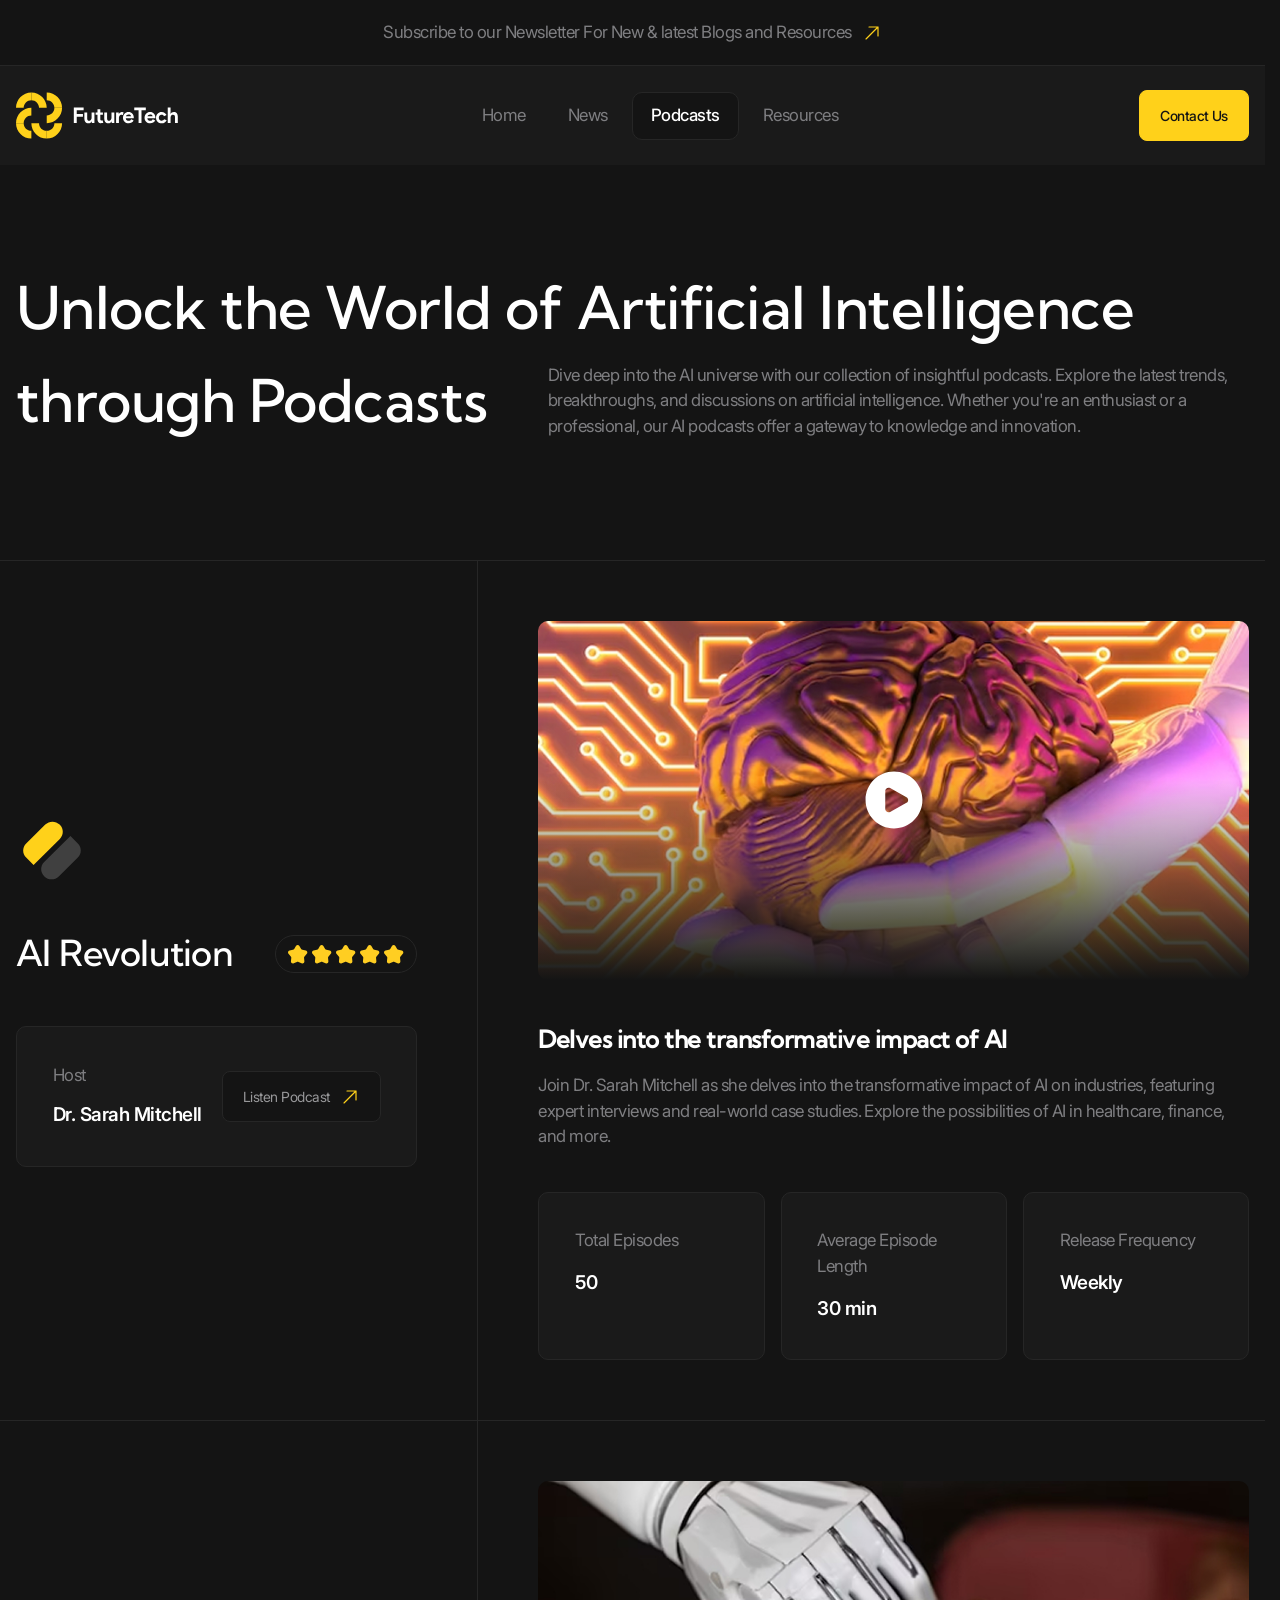
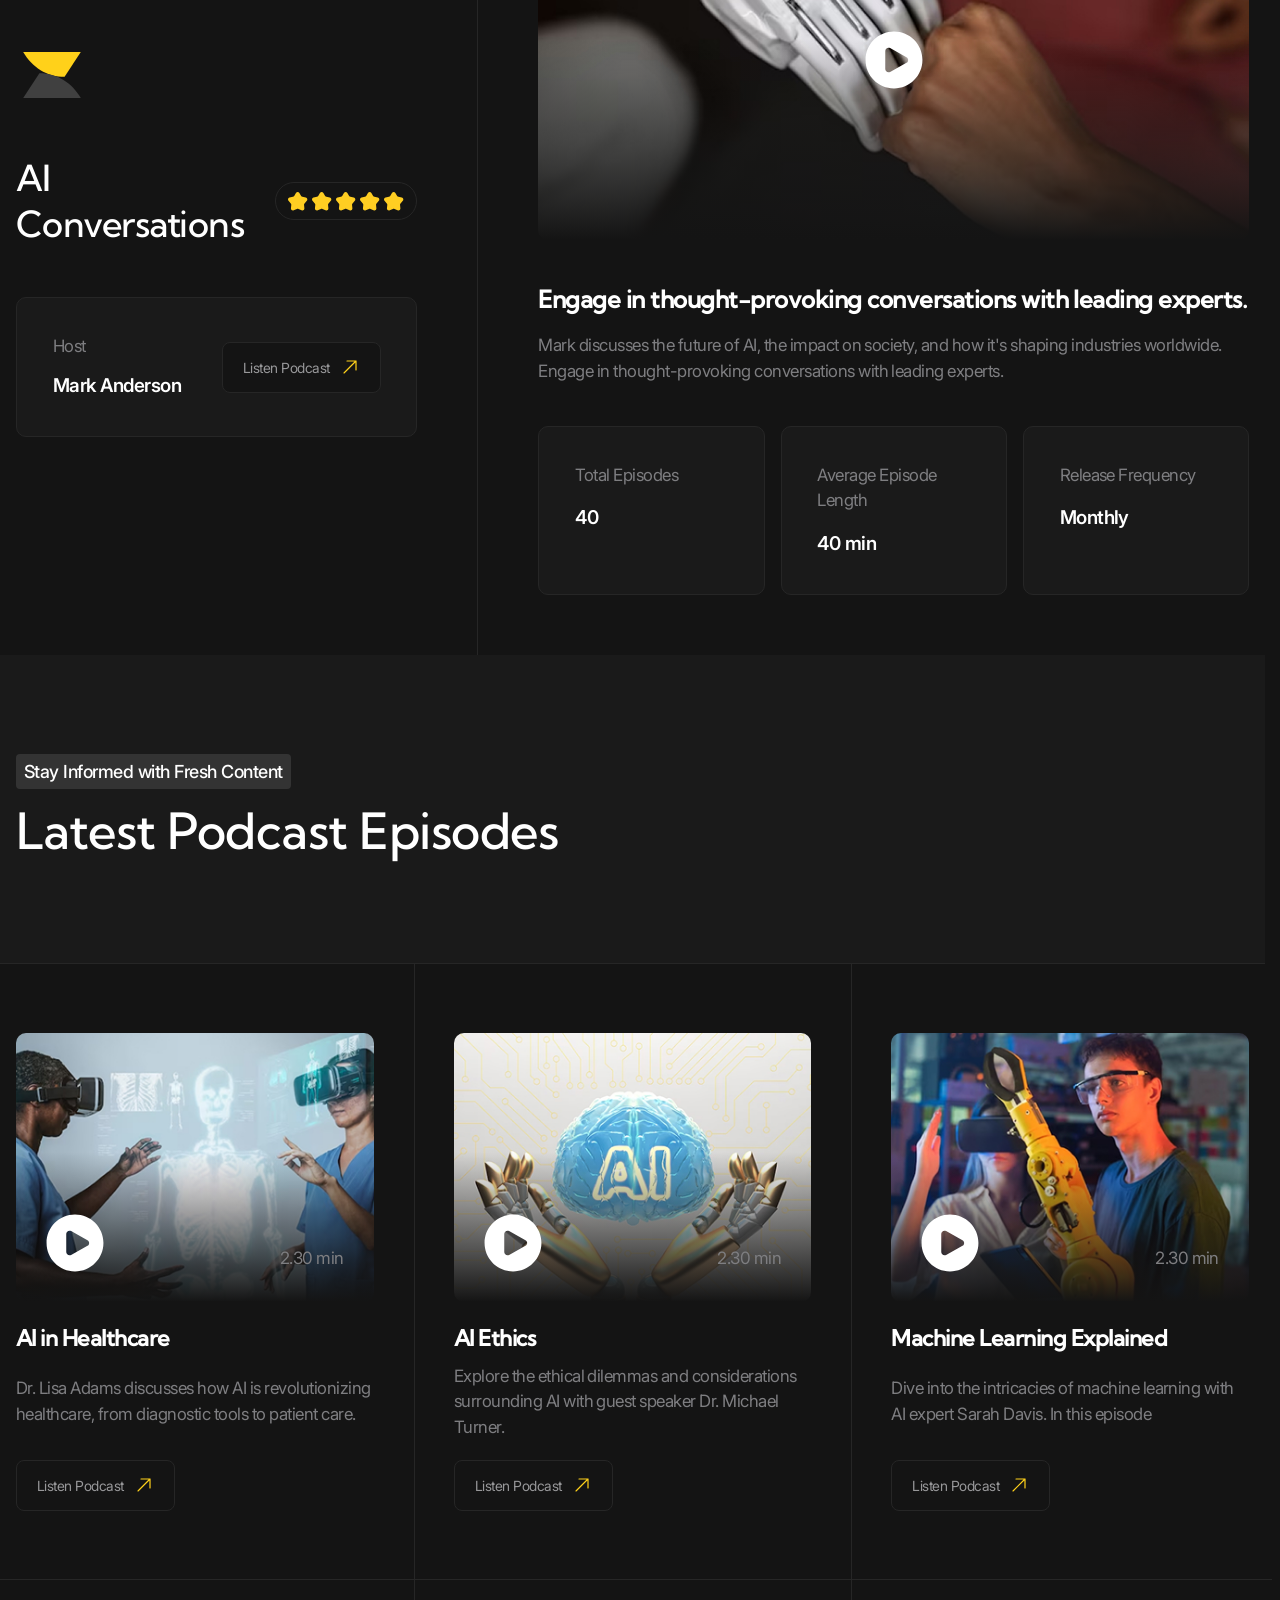
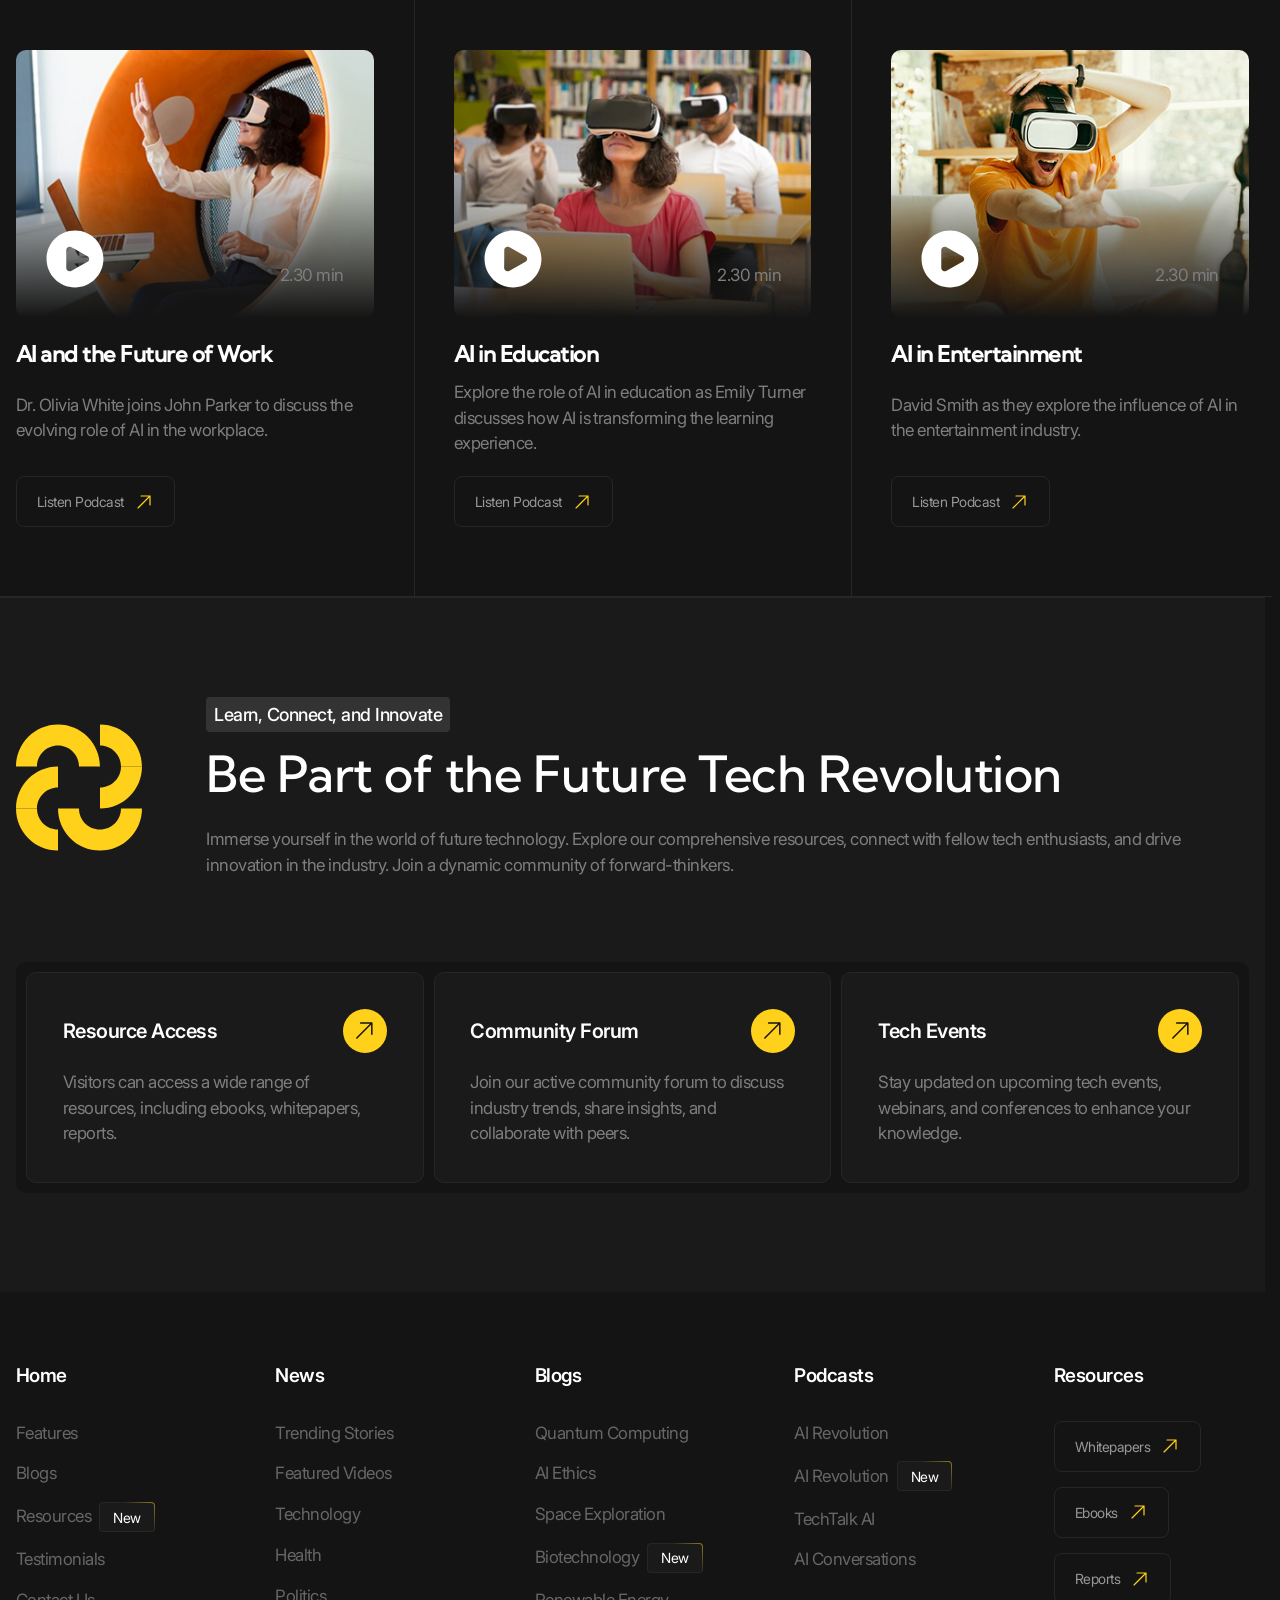
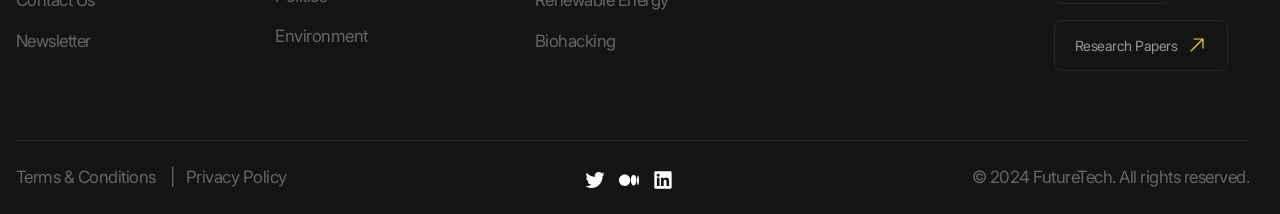
<file: podcasts.html>
<!DOCTYPE html>
<html lang="en">
<head>
    <meta charset="UTF-8">
    <meta name="viewport" content="width=device-width, initial-scale=1.0">
    <meta http-equiv="X-UA-Compatible" content="ie=edge">
    <title>Future Tech | Podcasts</title>
    <link rel="stylesheet" href="./css/main.css">
    <script src="./js/main.js" type="module" defer></script>
</head>
<body>
    <header class="header" data-js-header>
        <div class="header__promo">
            <div class="header__promo-inner container">
                <a class="header__promo-link" href="/">
                    <span class="icon icon--yellow-arrow">Subscribe to our Newsletter For New & latest Blogs and Resources</span>
                </a>
            </div>
        </div>
        <div class="header__body">
            <div class="header__body-inner container">
                <a class="header__logo logo" href="/" aria-label="Home" title="Home">
                    <img class="logo__image" src="./icon/logo/logo-header.svg" alt="" width="179" height="50">
                </a>
                <div class="header__overlay" data-js-header-overlay>
                    <nav class="header__nenu">
                        <ul class="header__menu-list">
                            <li class="header__menu-item">
                                <a class="header__menu-link" href="./index.html">Home</a>
                            </li>
                            <li class="header__menu-item">
                                <a class="header__menu-link" href="./news.html">News</a>
                            </li>
                            <li class="header__menu-item">
                                <a class="header__menu-link is-active" href="./podcasts.html">Podcasts</a>
                            </li>
                            <li class="header__menu-item">
                                <a class="header__menu-link" href="./resources.html">Resources</a>
                            </li>
                        </ul>
                    </nav>
                    <a class="header__contact-us-link button button--accent" href="./contacts.html" >Contact Us</a>
                </div>
                <button class="header__burger-button burger-button visible-mobile" type="button" aria-label="Open menu" title="Open menu" data-js-header-burger-button>
                    <span class="burger-button__line"></span>
                    <span class="burger-button__line"></span>
                    <span class="burger-button__line"></span>
                </button>
            </div>
        </div>
    </header>

    <main>
        <section class="hero-alt" aria-labelledby="podcasts-title">
            <header class="hero-alt__header">
                <div class="hero-alt__header-inner container">
                    <h1 class="hero-alt__title" id="podcasts-title">
                        Unlock the World of Artificial Intelligence  <span class="hero-alt__title-hidden-part">through Podcasts</span> 
                    </h1>
                    <p class="hero-alt__subtitle h1 hidden-mobile" aria-hidden="true">
                        through Podcasts
                    </p>
                    <p class="hero-alt__description">
                        Dive deep into the AI universe with our collection of insightful podcasts. Explore the latest trends, breakthroughs, and discussions on artificial intelligence. Whether you're an enthusiast or a professional, our AI podcasts offer a gateway to knowledge and innovation.
                    </p>
                </div>
            </header>
            <div class="header-alt__body">
                <ul class="list">
                    <li class="list__item">
                        <div class="card container">
                            <div class="card__preview">
                                <div class="card__preview-main">
                                    <img class="card__preview-icon" src="./icon/podcasts/1.svg" alt="" width="80" height="80" loading="lazy">
                                    <div class="card__preview-info">
                                        <h2 class="card__preview-title h3">AI Revolution</h2>
                                        <div class="card__rating-view rating-view" aria-label="Rating 5 star" title="Rating 5 star">
                                            <div class="rating-view__star is-active"></div>
                                            <div class="rating-view__star is-active"></div>
                                            <div class="rating-view__star is-active"></div>
                                            <div class="rating-view__star is-active"></div>
                                            <div class="rating-view__star is-active"></div>
                                        </div>
                                    </div>
                                </div>
                                <div class="card__preview-extra">
                                    <div class="card__cell tile">
                                        <h3 class="card__cell-subtitle">Host</h3>
                                        <p class="card__cell-description h6">Dr. Sarah Mitchell</p>
                                        <a class="card__cell-link button" href="/">
                                            <span class="icon icon--yellow-arrow">Listen Podcast</span>
                                        </a>
                                    </div>
                                </div>
                            </div>
                            <div class="card__body">
                                <div class="card__grid card__grid--3-cols">
                                    <div class="card__cell card__cell--wide">
                                        <div class="video-player" data-js-video-player>
                                            <video 
                                                class="video-player__video" 
                                                src="/videos/example.mp4" 
                                                width="917" height="412" 
                                                poster="./img/podcasts/1-bg.jpg"
                                                data-js-video-player-video
                                            ></video>
                                            <div class="video-player__panel video-player__panel--center is-active" data-js-video-player-panel>
                                                <button 
                                                    class="video-player__play-button" 
                                                    type="button"
                                                    aria-label="Play video" 
                                                    title="Play video"
                                                    data-js-video-player-play-button
                                                >
                                                    <svg width="58" height="58" viewBox="0 0 58 58" fill="none" xmlns="http://www.w3.org/2000/svg">
                                                        <path fill-rule="evenodd" clip-rule="evenodd" d="M0.5625 29C0.5625 13.2944 13.2944 0.5625 29 0.5625C44.7056 0.5625 57.4375 13.2944 57.4375 29C57.4375 44.7056 44.7056 57.4375 29 57.4375C13.2944 57.4375 0.5625 44.7056 0.5625 29ZM41.4663 26.1318C43.7167 27.382 43.7167 30.6183 41.4663 31.8685L25.1248 40.9471C22.9377 42.1621 20.25 40.5807 20.25 38.0788V19.9215C20.25 17.4196 22.9377 15.8381 25.1248 17.0531L41.4663 26.1318Z" fill="white"/>
                                                    </svg>                                 
                                                </button>
                                            </div>
                                        </div>
                                    </div>
                                    <div class="card__cell card__cell--wide">
                                        <h3 class="card__cell-title h4">
                                            Delves into the transformative impact of AI
                                        </h3>
                                        <p class="card__cell-description">
                                            Join Dr. Sarah Mitchell as she delves into the transformative impact of AI on industries, featuring expert interviews and real-world case studies. Explore the possibilities of AI in healthcare, finance, and more.
                                        </p>
                                    </div>
                                    <div class="card__cell tile">
                                        <p class="card__cell-title">Total Episodes</p>
                                        <p class="card__cell-description h6">50</p>
                                    </div>
                                    <div class="card__cell tile">
                                        <p class="card__cell-title">Average Episode Length</p>
                                        <p class="card__cell-description h6">30 min</p>
                                    </div>
                                    <div class="card__cell tile">
                                        <p class="card__cell-title">Release Frequency</p>
                                        <p class="card__cell-description h6">Weekly</p>
                                    </div>
                                </div>
                            </div>
                        </div>
                    </li>
                    <li class="list__item">
                        <div class="card container">
                            <div class="card__preview">
                                <div class="card__preview-main">
                                    <img class="card__preview-icon" src="./icon/podcasts/2.svg" alt="" width="80" height="80" loading="lazy">
                                    <div class="card__preview-info">
                                        <h2 class="card__preview-title h3">AI Conversations</h2>
                                        <div class="card__rating-view rating-view" aria-label="Rating 5 star" title="Rating 5 star">
                                            <div class="rating-view__star is-active"></div>
                                            <div class="rating-view__star is-active"></div>
                                            <div class="rating-view__star is-active"></div>
                                            <div class="rating-view__star is-active"></div>
                                            <div class="rating-view__star is-active"></div>
                                        </div>
                                    </div>
                                </div>
                                <div class="card__preview-extra">
                                    <div class="card__cell tile">
                                        <h3 class="card__cell-subtitle">Host</h3>
                                        <p class="card__cell-description h6">Mark Anderson</p>
                                        <a class="card__cell-link button" href="/">
                                            <span class="icon icon--yellow-arrow">Listen Podcast</span>
                                        </a>
                                    </div>
                                </div>
                            </div>
                            <div class="card__body">
                                <div class="card__grid card__grid--3-cols">
                                    <div class="card__cell card__cell--wide">
                                        <div class="video-player" data-js-video-player>
                                            <video 
                                                class="video-player__video" 
                                                src="/videos/example.mp4" 
                                                width="917" height="412" 
                                                poster="./img/podcasts/2-bg.jpg"
                                                data-js-video-player-video
                                            ></video>
                                            <div class="video-player__panel video-player__panel--center is-active" data-js-video-player-panel>
                                                <button 
                                                    class="video-player__play-button" 
                                                    type="button"
                                                    aria-label="Play video" 
                                                    title="Play video"
                                                    data-js-video-player-play-button
                                                >
                                                    <svg width="58" height="58" viewBox="0 0 58 58" fill="none" xmlns="http://www.w3.org/2000/svg">
                                                        <path fill-rule="evenodd" clip-rule="evenodd" d="M0.5625 29C0.5625 13.2944 13.2944 0.5625 29 0.5625C44.7056 0.5625 57.4375 13.2944 57.4375 29C57.4375 44.7056 44.7056 57.4375 29 57.4375C13.2944 57.4375 0.5625 44.7056 0.5625 29ZM41.4663 26.1318C43.7167 27.382 43.7167 30.6183 41.4663 31.8685L25.1248 40.9471C22.9377 42.1621 20.25 40.5807 20.25 38.0788V19.9215C20.25 17.4196 22.9377 15.8381 25.1248 17.0531L41.4663 26.1318Z" fill="white"/>
                                                    </svg>                                 
                                                </button>
                                            </div>
                                        </div>
                                    </div>
                                    <div class="card__cell card__cell--wide">
                                        <h3 class="card__cell-title h4">
                                            Engage in thought-provoking conversations with leading experts.
                                        </h3>
                                        <p class="card__cell-description">
                                            Mark discusses the future of AI, the impact on society, and how it's shaping industries worldwide. Engage in thought-provoking conversations with leading experts.
                                        </p>
                                    </div>
                                    <div class="card__cell tile">
                                        <p class="card__cell-title">Total Episodes</p>
                                        <p class="card__cell-description h6">40</p>
                                    </div>
                                    <div class="card__cell tile">
                                        <p class="card__cell-title">Average Episode Length</p>
                                        <p class="card__cell-description h6">40 min</p>
                                    </div>
                                    <div class="card__cell tile">
                                        <p class="card__cell-title">Release Frequency</p>
                                        <p class="card__cell-description h6">Monthly</p>
                                    </div>
                                </div>
                            </div>
                        </div>
                    </li>
                </ul>
            </div>
        </section>
        <section class="section" aria-labelledby="podcasts-videos-title">
            <header class="section__header">
                <div class="section__header-inner container">
                    <div class="section__header-info">
                        <p class="section__subtitle tag">
                            Stay Informed with Fresh Content
                        </p>
                        <h2 class="section__title" id="podcasts-videos-title">Latest Podcast Episodes</h2>
                    </div>
                </div>
            </header>
            <div class="section__body">
                <ul class="bordered-grid bordered-grid--3-cols container">
                    <li class="bordered-grid__item">
                        <div class="video-card">
                            <div class="video-card__player video-player" data-js-video-player>
                                <video 
                                    class="video-player__video video-player__video--small" 
                                    src="/videos/example.mp4" 
                                    width="470" height="290" 
                                    poster="./img/podcasts/video/1.jpg"
                                    data-js-video-player-video
                                ></video>
                                <div class="video-player__panel is-active" data-js-video-player-panel>
                                    <button 
                                        class="video-player__play-button" 
                                        type="button"
                                        aria-label="Play video" 
                                        title="Play video"
                                        data-js-video-player-play-button
                                    >
                                        <svg width="58" height="58" viewBox="0 0 58 58" fill="none" xmlns="http://www.w3.org/2000/svg">
                                            <path fill-rule="evenodd" clip-rule="evenodd" d="M0.5625 29C0.5625 13.2944 13.2944 0.5625 29 0.5625C44.7056 0.5625 57.4375 13.2944 57.4375 29C57.4375 44.7056 44.7056 57.4375 29 57.4375C13.2944 57.4375 0.5625 44.7056 0.5625 29ZM41.4663 26.1318C43.7167 27.382 43.7167 30.6183 41.4663 31.8685L25.1248 40.9471C22.9377 42.1621 20.25 40.5807 20.25 38.0788V19.9215C20.25 17.4196 22.9377 15.8381 25.1248 17.0531L41.4663 26.1318Z" fill="white"/>
                                        </svg>                                 
                                    </button>
                                    <div class="video-player__duration">2.30 min</div>
                                </div>
                            </div>
                            <div class="video-card__body">
                                <h3 class="video-card__title h5">
                                    AI in Healthcare
                                </h3>
                                <div class="video-card__description">
                                    <p>
                                        Dr. Lisa Adams discusses how AI is revolutionizing healthcare, from diagnostic tools to patient care.
                                    </p>
                                </div>
                            </div>
                            <a class="video-card__link button" href="/">
                                <span class="icon icon--yellow-arrow">Listen Podcast</span>
                            </a>
                        </div>
                    </li>
                    <li class="bordered-grid__item">
                        <div class="video-card">
                            <div class="video-card__player video-player" data-js-video-player>
                                <video 
                                    class="video-player__video video-player__video--small" 
                                    src="/videos/example.mp4" 
                                    width="470" height="290" 
                                    poster="./img/podcasts/video/2.jpg"
                                    data-js-video-player-video
                                ></video>
                                <div class="video-player__panel is-active" data-js-video-player-panel>
                                    <button 
                                        class="video-player__play-button" 
                                        type="button"
                                        aria-label="Play video" 
                                        title="Play video"
                                        data-js-video-player-play-button
                                    >
                                        <svg width="58" height="58" viewBox="0 0 58 58" fill="none" xmlns="http://www.w3.org/2000/svg">
                                            <path fill-rule="evenodd" clip-rule="evenodd" d="M0.5625 29C0.5625 13.2944 13.2944 0.5625 29 0.5625C44.7056 0.5625 57.4375 13.2944 57.4375 29C57.4375 44.7056 44.7056 57.4375 29 57.4375C13.2944 57.4375 0.5625 44.7056 0.5625 29ZM41.4663 26.1318C43.7167 27.382 43.7167 30.6183 41.4663 31.8685L25.1248 40.9471C22.9377 42.1621 20.25 40.5807 20.25 38.0788V19.9215C20.25 17.4196 22.9377 15.8381 25.1248 17.0531L41.4663 26.1318Z" fill="white"/>
                                        </svg>                                 
                                    </button>
                                    <div class="video-player__duration">2.30 min</div>
                                </div>
                            </div>
                            <div class="video-card__body">
                                <h3 class="video-card__title h5">
                                    AI Ethics
                                </h3>
                                <div class="video-card__description">
                                    <p>
                                        Explore the ethical dilemmas and considerations surrounding AI with guest speaker Dr. Michael Turner.
                                    </p>
                                </div>
                            </div>
                            <a class="video-card__link button" href="/">
                                <span class="icon icon--yellow-arrow">Listen Podcast</span>
                            </a>
                        </div>
                    </li>
                    <li class="bordered-grid__item">
                        <div class="video-card">
                            <div class="video-card__player video-player" data-js-video-player>
                                <video 
                                    class="video-player__video video-player__video--small" 
                                    src="/videos/example.mp4" 
                                    width="470" height="290" 
                                    poster="./img/podcasts/video/3.jpg"
                                    data-js-video-player-video
                                ></video>
                                <div class="video-player__panel is-active" data-js-video-player-panel>
                                    <button 
                                        class="video-player__play-button" 
                                        type="button"
                                        aria-label="Play video" 
                                        title="Play video"
                                        data-js-video-player-play-button
                                    >
                                        <svg width="58" height="58" viewBox="0 0 58 58" fill="none" xmlns="http://www.w3.org/2000/svg">
                                            <path fill-rule="evenodd" clip-rule="evenodd" d="M0.5625 29C0.5625 13.2944 13.2944 0.5625 29 0.5625C44.7056 0.5625 57.4375 13.2944 57.4375 29C57.4375 44.7056 44.7056 57.4375 29 57.4375C13.2944 57.4375 0.5625 44.7056 0.5625 29ZM41.4663 26.1318C43.7167 27.382 43.7167 30.6183 41.4663 31.8685L25.1248 40.9471C22.9377 42.1621 20.25 40.5807 20.25 38.0788V19.9215C20.25 17.4196 22.9377 15.8381 25.1248 17.0531L41.4663 26.1318Z" fill="white"/>
                                        </svg>                                 
                                    </button>
                                    <div class="video-player__duration">2.30 min</div>
                                </div>
                            </div>
                            <div class="video-card__body">
                                <h3 class="video-card__title h5">
                                    Machine Learning Explained
                                </h3>
                                <div class="video-card__description">
                                    <p>
                                        Dive into the intricacies of machine learning with AI expert Sarah Davis. In this episode
                                    </p>
                                </div>
                            </div>
                            <a class="video-card__link button" href="/">
                                <span class="icon icon--yellow-arrow">Listen Podcast</span>
                            </a>
                        </div>
                    </li>
                    <li class="bordered-grid__item">
                        <div class="video-card">
                            <div class="video-card__player video-player" data-js-video-player>
                                <video 
                                    class="video-player__video video-player__video--small" 
                                    src="/videos/example.mp4" 
                                    width="470" height="290" 
                                    poster="./img/podcasts/video/4.jpg"
                                    data-js-video-player-video
                                ></video>
                                <div class="video-player__panel is-active" data-js-video-player-panel>
                                    <button 
                                        class="video-player__play-button" 
                                        type="button"
                                        aria-label="Play video" 
                                        title="Play video"
                                        data-js-video-player-play-button
                                    >
                                        <svg width="58" height="58" viewBox="0 0 58 58" fill="none" xmlns="http://www.w3.org/2000/svg">
                                            <path fill-rule="evenodd" clip-rule="evenodd" d="M0.5625 29C0.5625 13.2944 13.2944 0.5625 29 0.5625C44.7056 0.5625 57.4375 13.2944 57.4375 29C57.4375 44.7056 44.7056 57.4375 29 57.4375C13.2944 57.4375 0.5625 44.7056 0.5625 29ZM41.4663 26.1318C43.7167 27.382 43.7167 30.6183 41.4663 31.8685L25.1248 40.9471C22.9377 42.1621 20.25 40.5807 20.25 38.0788V19.9215C20.25 17.4196 22.9377 15.8381 25.1248 17.0531L41.4663 26.1318Z" fill="white"/>
                                        </svg>                                 
                                    </button>
                                    <div class="video-player__duration">2.30 min</div>
                                </div>
                            </div>
                            <div class="video-card__body">
                                <h3 class="video-card__title h5">
                                    AI and the Future of Work
                                </h3>
                                <div class="video-card__description">
                                    <p>
                                        Dr. Olivia White joins John Parker to discuss the evolving role of AI in the workplace.
                                    </p>
                                </div>
                            </div>
                            <a class="video-card__link button" href="/">
                                <span class="icon icon--yellow-arrow">Listen Podcast</span>
                            </a>
                        </div>
                    </li>
                    <li class="bordered-grid__item">
                        <div class="video-card">
                            <div class="video-card__player video-player" data-js-video-player>
                                <video 
                                    class="video-player__video video-player__video--small" 
                                    src="/videos/example.mp4" 
                                    width="470" height="290" 
                                    poster="./img/podcasts/video/5.jpg"
                                    data-js-video-player-video
                                ></video>
                                <div class="video-player__panel is-active" data-js-video-player-panel>
                                    <button 
                                        class="video-player__play-button" 
                                        type="button"
                                        aria-label="Play video" 
                                        title="Play video"
                                        data-js-video-player-play-button
                                    >
                                        <svg width="58" height="58" viewBox="0 0 58 58" fill="none" xmlns="http://www.w3.org/2000/svg">
                                            <path fill-rule="evenodd" clip-rule="evenodd" d="M0.5625 29C0.5625 13.2944 13.2944 0.5625 29 0.5625C44.7056 0.5625 57.4375 13.2944 57.4375 29C57.4375 44.7056 44.7056 57.4375 29 57.4375C13.2944 57.4375 0.5625 44.7056 0.5625 29ZM41.4663 26.1318C43.7167 27.382 43.7167 30.6183 41.4663 31.8685L25.1248 40.9471C22.9377 42.1621 20.25 40.5807 20.25 38.0788V19.9215C20.25 17.4196 22.9377 15.8381 25.1248 17.0531L41.4663 26.1318Z" fill="white"/>
                                        </svg>                                 
                                    </button>
                                    <div class="video-player__duration">2.30 min</div>
                                </div>
                            </div>
                            <div class="video-card__body">
                                <h3 class="video-card__title h5">
                                    AI in Education
                                </h3>
                                <div class="video-card__description">
                                    <p>
                                        Explore the role of AI in education as Emily Turner discusses how AI is transforming the learning experience.
                                    </p>
                                </div>
                            </div>
                            <a class="video-card__link button" href="/">
                                <span class="icon icon--yellow-arrow">Listen Podcast</span>
                            </a>
                        </div>
                    </li>
                    <li class="bordered-grid__item">
                        <div class="video-card">
                            <div class="video-card__player video-player" data-js-video-player>
                                <video 
                                    class="video-player__video video-player__video--small" 
                                    src="/videos/example.mp4" 
                                    width="470" height="290" 
                                    poster="./img/podcasts/video/6.jpg"
                                    data-js-video-player-video
                                ></video>
                                <div class="video-player__panel is-active" data-js-video-player-panel>
                                    <button 
                                        class="video-player__play-button" 
                                        type="button"
                                        aria-label="Play video" 
                                        title="Play video"
                                        data-js-video-player-play-button
                                    >
                                        <svg width="58" height="58" viewBox="0 0 58 58" fill="none" xmlns="http://www.w3.org/2000/svg">
                                            <path fill-rule="evenodd" clip-rule="evenodd" d="M0.5625 29C0.5625 13.2944 13.2944 0.5625 29 0.5625C44.7056 0.5625 57.4375 13.2944 57.4375 29C57.4375 44.7056 44.7056 57.4375 29 57.4375C13.2944 57.4375 0.5625 44.7056 0.5625 29ZM41.4663 26.1318C43.7167 27.382 43.7167 30.6183 41.4663 31.8685L25.1248 40.9471C22.9377 42.1621 20.25 40.5807 20.25 38.0788V19.9215C20.25 17.4196 22.9377 15.8381 25.1248 17.0531L41.4663 26.1318Z" fill="white"/>
                                        </svg>                                 
                                    </button>
                                    <div class="video-player__duration">2.30 min</div>
                                </div>
                            </div>
                            <div class="video-card__body">
                                <h3 class="video-card__title h5">
                                    AI in Entertainment
                                </h3>
                                <div class="video-card__description">
                                    <p>
                                        David Smith as they explore the influence of AI in the entertainment industry.
                                    </p>
                                </div>
                            </div>
                            <a class="video-card__link button" href="/">
                                <span class="icon icon--yellow-arrow">Listen Podcast</span>
                            </a>
                        </div>
                    </li>
                </ul>
            </div>
        </section>
        <section class="about" aria-labelledby="about-title">
            <div class="about__inner container">
                <header class="about__header">
                    <img class="about__icon" src="./icon/about/icon.svg" alt="" width="150" height="150" loading="lazy">
                    <div class="about__info">
                        <p class="about__subtitle tag">Learn, Connect, and Innovate</p>
                        <h2 class="about__title" id="about-title">Be Part of the Future Tech Revolution</h2>
                    </div>
                    <div class="about__description">
                        <p>
                            Immerse yourself in the world of future technology. Explore our comprehensive resources, connect with fellow tech enthusiasts, and drive innovation in the industry. Join a dynamic community of forward-thinkers.
                        </p>
                    </div>
                </header>
                <ul class="about__list">
                    <li class="about__item">
                        <a class="about-card tile" href="/">
                            <h3 class="about-card__title circle-icon">Resource Access</h3>
                            <div class="about-card__description">
                                <p>
                                    Visitors can access a wide range of resources, including ebooks, whitepapers, reports.
                                </p>
                            </div>
                        </a>
                    </li>
                    <li class="about__item">
                        <a class="about-card tile" href="/">
                            <h3 class="about-card__title circle-icon">Community Forum</h3>
                            <div class="about-card__description">
                                <p>
                                    Join our active community forum to discuss industry trends, share insights, and collaborate with peers.
                                </p>
                            </div>
                        </a>
                    </li>
                    <li class="about__item">
                        <a class="about-card tile" href="/">
                            <h3 class="about-card__title circle-icon">Tech Events</h3>
                            <div class="about-card__description">
                                <p>
                                    Stay updated on upcoming tech events, webinars, and conferences to enhance your knowledge.
                                </p>
                            </div>
                        </a>
                    </li>
                </ul>
            </div>
        </section>
    </main>

    <footer class="footer">
        <div class="footer__inner container">
            <div class="footer__body">
                <nav class="footer__menu">
                    <div class="footer__menu-column">
                        <a class="footer__menu-main-link h6" href="/">Home</a>
                        <ul class="footer__menu-list">
                            <li class="footer__menu-item">
                                <a class="footer__menu-link" href="/" >
                                    Features
                                </a>
                            </li>
                            <li class="footer__menu-item">
                                <a class="footer__menu-link" href="/" >
                                    Blogs
                                </a>
                            </li>
                            <li class="footer__menu-item">
                                <a class="footer__menu-link" href="/" >
                                    Resources
                                </a>
                                <span class="badge">New</span>
                            </li>
                            <li class="footer__menu-item">
                                <a class="footer__menu-link" href="/" >
                                    Testimonials
                                </a>
                            </li>
                            <li class="footer__menu-item">
                                <a class="footer__menu-link" href="/" >
                                    Contact Us
                                </a>
                            </li>
                            <li class="footer__menu-item">
                                <a class="footer__menu-link" href="/" >
                                    Newsletter
                                </a>
                            </li>
                        </ul>
                    </div>
                    <div class="footer__menu-column">
                        <a class="footer__menu-main-link h6" href="/">News</a>
                        <ul class="footer__menu-list">
                            <li class="footer__menu-item">
                                <a class="footer__menu-link" href="/" >
                                    Trending Stories
                                </a>
                            </li>
                            <li class="footer__menu-item">
                                <a class="footer__menu-link" href="/" >
                                    Featured Videos
                                </a>
                            </li>
                            <li class="footer__menu-item">
                                <a class="footer__menu-link" href="/" >
                                    Technology
                                </a>
                            </li>
                            <li class="footer__menu-item">
                                <a class="footer__menu-link" href="/" >
                                    Health
                                </a>
                            </li>
                            <li class="footer__menu-item">
                                <a class="footer__menu-link" href="/" >
                                    Politics
                                </a>
                            </li>
                            <li class="footer__menu-item">
                                <a class="footer__menu-link" href="/" >
                                    Environment
                                </a>
                            </li>
                        </ul>
                    </div>
                    <div class="footer__menu-column">
                        <a class="footer__menu-main-link h6" href="/">Blogs</a>
                        <ul class="footer__menu-list">
                            <li class="footer__menu-item">
                                <a class="footer__menu-link" href="/" >
                                    Quantum Computing</a>
                            </li>
                            <li class="footer__menu-item">
                                <a class="footer__menu-link" href="/" >
                                    AI Ethics
                                </a>
                            </li>
                            <li class="footer__menu-item">
                                <a class="footer__menu-link" href="/" >
                                    Space Exploration
                                </a>
                            </li>
                            <li class="footer__menu-item">
                                <a class="footer__menu-link" href="/" >
                                    Biotechnology
                                </a>
                                <span class="badge">New</span>
                            </li>
                            <li class="footer__menu-item">
                                <a class="footer__menu-link" href="/" >
                                    Renewable Energy
                                </a>
                            </li>
                            <li class="footer__menu-item">
                                <a class="footer__menu-link" href="/" >
                                    Biohacking
                                </a>
                            </li>
                        </ul>
                    </div>
                    <div class="footer__menu-column">
                        <a class="footer__menu-main-link h6" href="/">Podcasts</a>
                        <ul class="footer__menu-list">
                            <li class="footer__menu-item">
                                <a class="footer__menu-link" href="/" >
                                    AI Revolution
                                </a>
                            </li>
                            <li class="footer__menu-item">
                                <a class="footer__menu-link" href="/" >
                                    AI Revolution
                                </a>
                                <span class="badge">New</span>
                            </li>
                            <li class="footer__menu-item">
                                <a class="footer__menu-link" href="/" >
                                    TechTalk AI
                                </a>
                            </li>
                            <li class="footer__menu-item">
                                <a class="footer__menu-link" href="/" >
                                    AI Conversations
                                </a>
                            </li>
                        </ul>
                    </div>
                    <div class="footer__menu-column">
                        <a class="footer__menu-main-link h6" href="/">Resources</a>
                        <ul class="footer__menu-list">
                            <li class="footer__menu-item">
                                <a class="footer__menu-link button" href="/" >
                                    <span class="icon icon--yellow-arrow">Whitepapers</span>
                                </a>
                            </li>
                            <li class="footer__menu-item">
                                <a class="footer__menu-link button" href="/" >
                                    <span class="icon icon--yellow-arrow">Ebooks</span>
                                </a>
                            </li>
                            <li class="footer__menu-item">
                                <a class="footer__menu-link button" href="/" >
                                    <span class="icon icon--yellow-arrow">Reports</span>
                                </a>
                            </li>
                            <li class="footer__menu-item">
                                <a class="footer__menu-link button" href="/" >
                                    <span class="icon icon--yellow-arrow">Research Papers</span>
                                </a>
                            </li>
                        </ul>
                    </div>
                </nav>
            </div>
            <div class="footer__extra">
                <div class="footer__extra-menu">
                    <ul class="footer__extra-menu-list">
                        <li class="footer__extra-menu-item">
                            <a class="footer__extra-menu-link" href="/">Terms & Conditions</a>
                        </li>
                        <li class="footer__extra-menu-item">
                            <a class="footer__extra-menu-link" href="/">Privacy Policy</a>
                        </li>
                    </ul>
                </div>
                <div class="footer__soc1als soc1als">
                    <ul class="soc1als__list">
                        <li class="soc1als__item">
                            <a class="soc1als__link" href="/" target="_blank" aria-label="Twitter" title="Twitter">
                                <svg width="24" height="24" viewBox="0 0 24 24" fill="none" xmlns="http://www.w3.org/2000/svg">
                                    <path d="M21.0571 7.18114C21.0664 7.39235 21.0664 7.59395 21.0664 7.80515C21.0756 14.2084 16.3712 21.6004 7.76793 21.6004C5.23048 21.6004 2.73933 20.842 0.600098 19.4212C0.970528 19.4692 1.34096 19.4884 1.71139 19.4884C3.81358 19.4884 5.86021 18.7588 7.51789 17.4052C5.51756 17.3668 3.75802 16.0132 3.14681 14.0356C3.85063 14.1796 4.57296 14.1508 5.25826 13.9492C3.08198 13.5076 1.51691 11.5204 1.50765 9.20675C1.50765 9.18755 1.50765 9.16835 1.50765 9.14915C2.15591 9.52355 2.88751 9.73475 3.62837 9.75395C1.58174 8.33315 0.942746 5.50114 2.18369 3.28353C4.5637 6.31714 8.06427 8.15075 11.8241 8.35235C11.4445 6.67234 11.9631 4.90594 13.1762 3.71553C15.0561 1.88193 18.0196 1.97793 19.7977 3.92673C20.8441 3.71553 21.8535 3.31233 22.7704 2.74593C22.4185 3.86913 21.6869 4.81954 20.7145 5.42434C21.6406 5.30914 22.5481 5.04994 23.4001 4.66594C22.7704 5.64514 21.9739 6.48994 21.0571 7.18114Z" fill="white"/>
                                </svg>
                            </a>
                        </li>
                        <li class="soc1als__item">
                            <a class="soc1als__link" href="/" target="_blank" aria-label="Medium" title="Medium">
                                <svg width="24" height="24" viewBox="0 0 24 24" fill="none" xmlns="http://www.w3.org/2000/svg">
                                    <path d="M13.5374 12.2281C13.5374 15.9988 10.5069 19.0556 6.76883 19.0556C3.03073 19.0556 0 15.9981 0 12.2281C0 8.45806 3.0305 5.40039 6.76883 5.40039C10.5072 5.40039 13.5374 8.45737 13.5374 12.2281Z" fill="white"/>
                                    <path d="M20.9627 12.2285C20.9627 15.7778 19.4474 18.6563 17.5783 18.6563C15.7091 18.6563 14.1938 15.7778 14.1938 12.2285C14.1938 8.67922 15.7089 5.80078 17.578 5.80078C19.4472 5.80078 20.9625 8.67829 20.9625 12.2285" fill="white"/>
                                    <path d="M24 12.228C24 15.4073 23.4672 17.9862 22.8097 17.9862C22.1522 17.9862 21.6196 15.408 21.6196 12.228C21.6196 9.04797 22.1525 6.46973 22.8097 6.46973C23.467 6.46973 24 9.04774 24 12.228Z" fill="white"/>
                                </svg>
                            </a>
                        </li>
                        <li class="soc1als__item">
                            <a class="soc1als__link" href="/" target="_blank" aria-label="LinkedIn" title="LinkedIn">
                                <svg width="24" height="24" viewBox="0 0 24 24" fill="none" xmlns="http://www.w3.org/2000/svg">
                                    <path d="M20.8647 1.59961H3.13554C2.72832 1.59961 2.33777 1.76138 2.04982 2.04933C1.76187 2.33728 1.6001 2.72783 1.6001 3.13505V20.8642C1.6001 21.2714 1.76187 21.6619 2.04982 21.9499C2.33777 22.2378 2.72832 22.3996 3.13554 22.3996H20.8647C21.2719 22.3996 21.6624 22.2378 21.9504 21.9499C22.2383 21.6619 22.4001 21.2714 22.4001 20.8642V3.13505C22.4001 2.72783 22.2383 2.33728 21.9504 2.04933C21.6624 1.76138 21.2719 1.59961 20.8647 1.59961ZM7.79965 19.3186H4.67243V9.38516H7.79965V19.3186ZM6.23388 8.00861C5.87915 8.00661 5.53296 7.89958 5.239 7.70102C4.94504 7.50246 4.71649 7.22127 4.58219 6.89294C4.44789 6.56461 4.41386 6.20386 4.48439 5.8562C4.55492 5.50855 4.72686 5.18958 4.9785 4.93955C5.23014 4.68952 5.5502 4.51964 5.8983 4.45134C6.2464 4.38304 6.60693 4.41939 6.93439 4.5558C7.26185 4.6922 7.54156 4.92255 7.73823 5.21778C7.9349 5.51301 8.03971 5.85988 8.03943 6.21461C8.04278 6.45211 7.99827 6.68784 7.90857 6.90777C7.81887 7.1277 7.68582 7.32732 7.51733 7.49473C7.34884 7.66215 7.14837 7.79392 6.92787 7.88221C6.70736 7.97049 6.47134 8.01348 6.23388 8.00861ZM19.3263 19.3273H16.2005V13.9005C16.2005 12.3001 15.5202 11.8061 14.642 11.8061C13.7147 11.8061 12.8047 12.5052 12.8047 13.9409V19.3273H9.67743V9.39239H12.6848V10.7689H12.7252C13.0271 10.1579 14.0844 9.11361 15.6979 9.11361C17.4428 9.11361 19.3278 10.1493 19.3278 13.1826L19.3263 19.3273Z" fill="white"/>
                                </svg>
                            </a>
                        </li>
                    </ul>
                </div>
                <div class="footer__copyright">
                    © <time datetime="2024">2024</time> FutureTech. All rights reserved.
                </div>
            </div>
        </div>
    </footer>
</body>
</html>
</file>
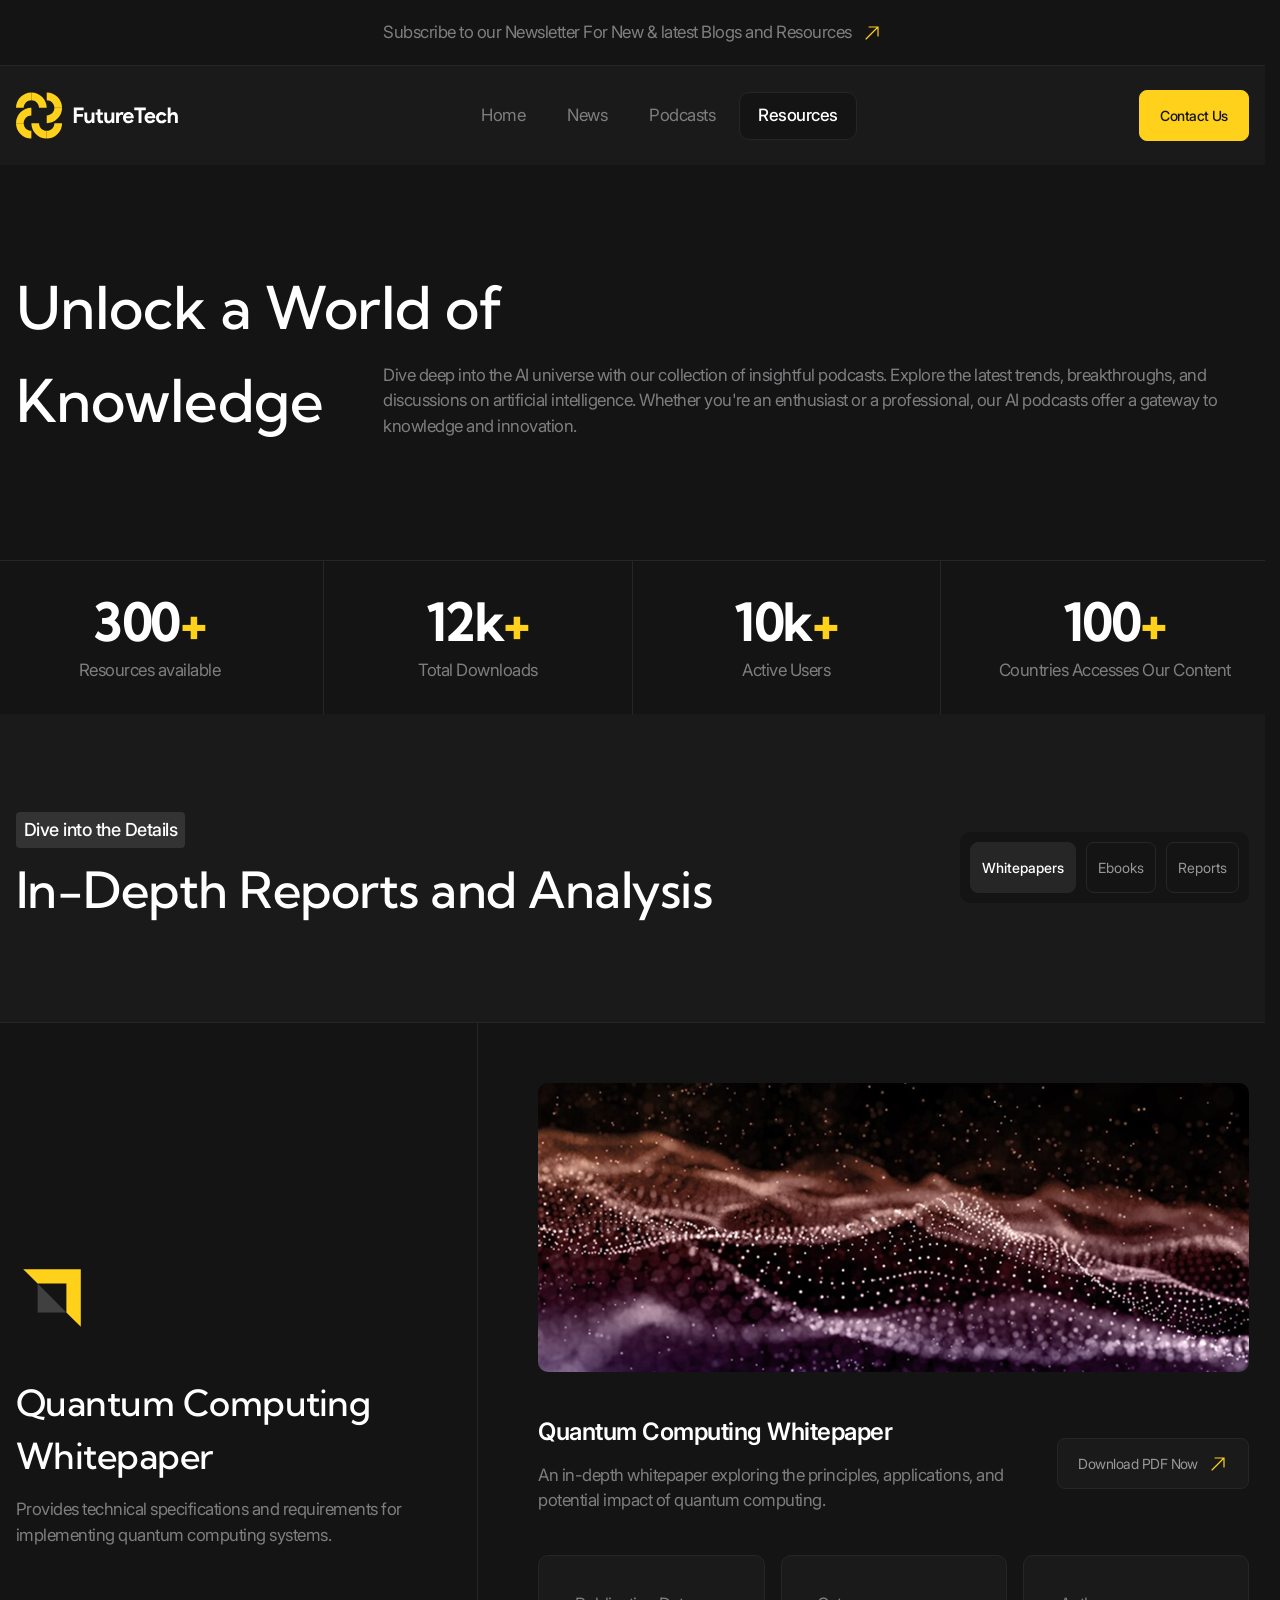
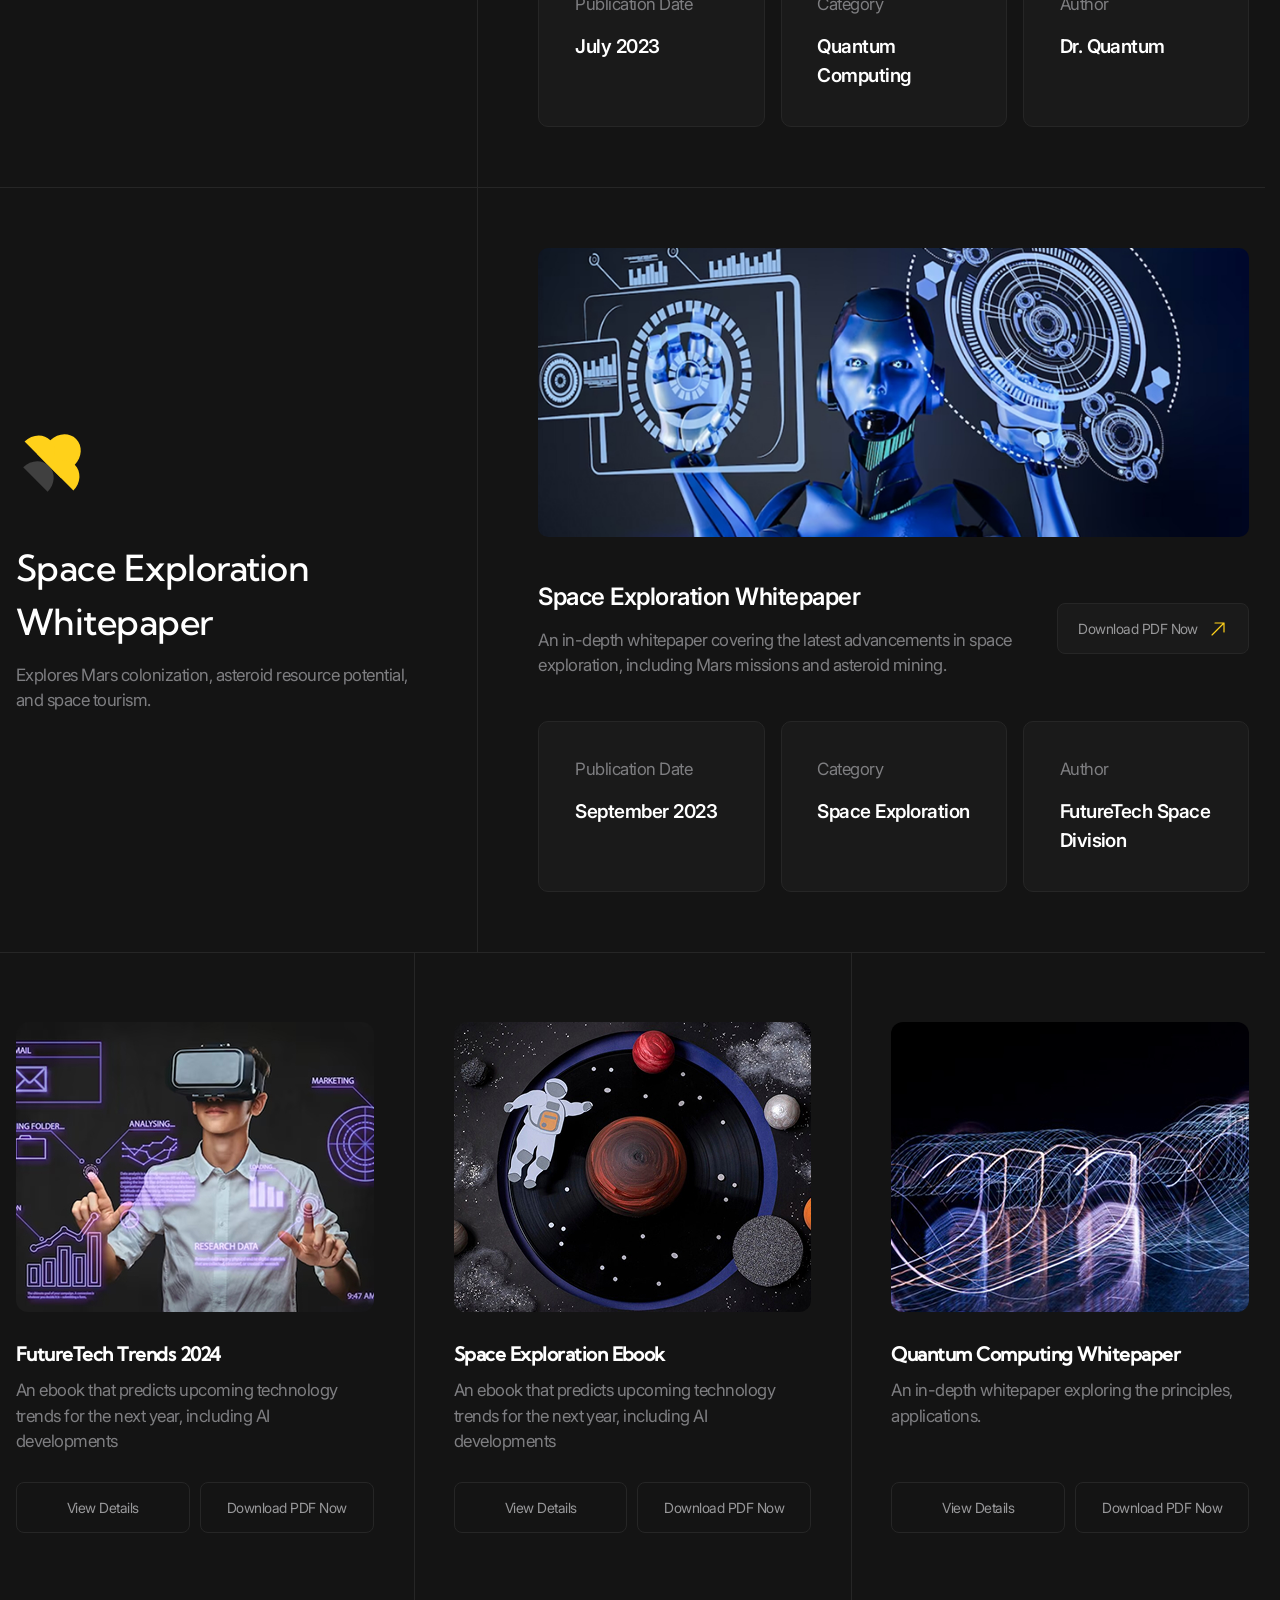
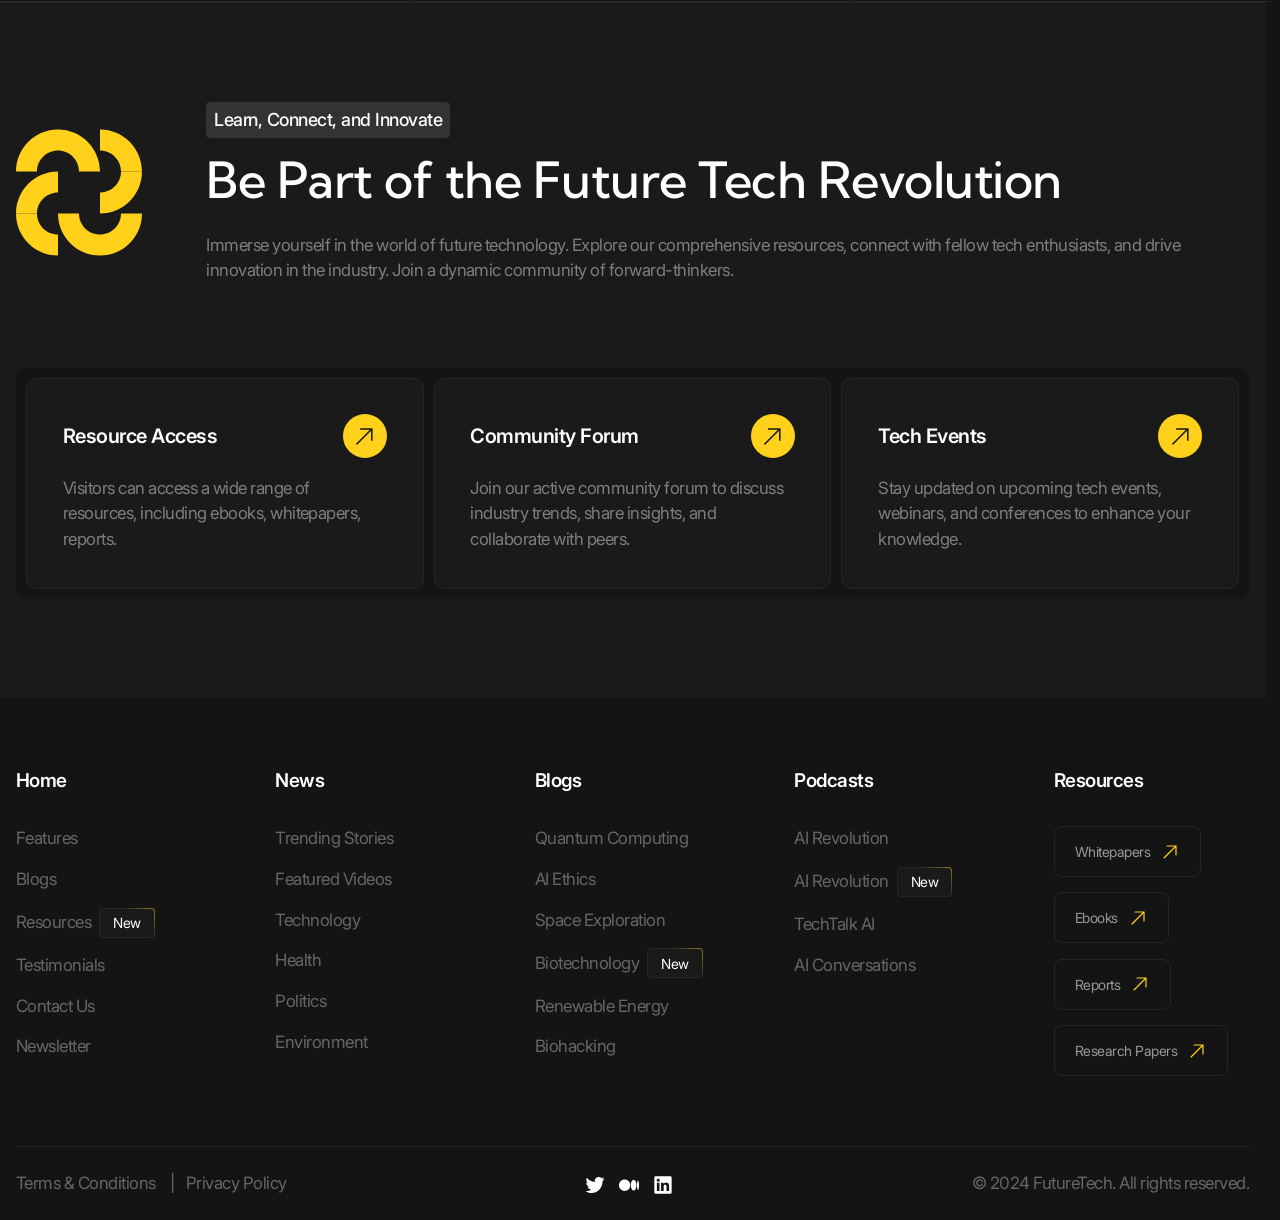
<file: resources.html>
<!DOCTYPE html>
<html lang="en">
<head>
    <meta charset="UTF-8">
    <meta name="viewport" content="width=device-width, initial-scale=1.0">
    <meta http-equiv="X-UA-Compatible" content="ie=edge">
    <title>Future Tech | Resources</title>
    <link rel="stylesheet" href="./css/main.css">
    <script src="./js/main.js" type="module" defer></script>
</head>
<body>
    <header class="header" data-js-header>
        <div class="header__promo">
            <div class="header__promo-inner container">
                <a class="header__promo-link" href="/">
                    <span class="icon icon--yellow-arrow">Subscribe to our Newsletter For New & latest Blogs and Resources</span>
                </a>
            </div>
        </div>
        <div class="header__body">
            <div class="header__body-inner container">
                <a class="header__logo logo" href="/" aria-label="Home" title="Home">
                    <img class="logo__image" src="./icon/logo/logo-header.svg" alt="" width="179" height="50">
                </a>
                <div class="header__overlay" data-js-header-overlay>
                    <nav class="header__nenu">
                        <ul class="header__menu-list">
                            <li class="header__menu-item">
                                <a class="header__menu-link" href="./index.html">Home</a>
                            </li>
                            <li class="header__menu-item">
                                <a class="header__menu-link" href="./news.html">News</a>
                            </li>
                            <li class="header__menu-item">
                                <a class="header__menu-link" href="./podcasts.html">Podcasts</a>
                            </li>
                            <li class="header__menu-item">
                                <a class="header__menu-link is-active" href="./resources.html">Resources</a>
                            </li>
                        </ul>
                    </nav>
                    <a class="header__contact-us-link button button--accent" href="./contacts.html" >Contact Us</a>
                </div>
                <button class="header__burger-button burger-button visible-mobile" type="button" aria-label="Open menu" title="Open menu" data-js-header-burger-button>
                    <span class="burger-button__line"></span>
                    <span class="burger-button__line"></span>
                    <span class="burger-button__line"></span>
                </button>
            </div>
        </div>
    </header>

    <main>
        <section class="hero-alt" aria-labelledby="resources-title">
            <header class="hero-alt__header">
                <div class="hero-alt__header-inner container">
                    <h1 class="hero-alt__title" id="resources-title">
                        Unlock a World of   <span class="hero-alt__title-hidden-part">Knowledge</span> 
                    </h1>
                    <p class="hero-alt__subtitle h1 hidden-mobile" aria-hidden="true">
                        Knowledge
                    </p>
                    <p class="hero-alt__description">
                        Dive deep into the AI universe with our collection of insightful podcasts. Explore the latest trends, breakthroughs, and discussions on artificial intelligence. Whether you're an enthusiast or a professional, our AI podcasts offer a gateway to knowledge and innovation.
                    </p>
                </div>
            </header>
            <div class="header-alt__body">
                <div class="metrics metrics--4-cols container">
                    <dl class="metrics__list">
                        <div class="metrics__item">
                            <dt class="metrics__key">Resources available</dt>
                            <dd class="metrics__value h2">300<span class="metrics__sign">+</span></dd>
                        </div>
                        <div class="metrics__item">
                            <dt class="metrics__key">Total Downloads</dt>
                            <dd class="metrics__value h2">12k<span class="metrics__sign">+</span></dd>
                        </div>
                        <div class="metrics__item">
                            <dt class="metrics__key">Active Users</dt>
                            <dd class="metrics__value h2">10k<span class="metrics__sign">+</span></dd>
                        </div>
                        <div class="metrics__item">
                            <dt class="metrics__key">Countries Accesses Our Content </dt>
                            <dd class="metrics__value h2">100<span class="metrics__sign">+</span></dd>
                        </div>
                    </dl>
                </div>
            </div>
        </section>
        <section class="section tabs" aria-labelledby="reports-title" data-js-tabs>
            <header class="section__header">
                <div class="section__header-inner container">
                    <div class="section__header-info">
                        <p class="section__subtitle tag">
                            Dive into the Details
                        </p>
                        <h2 class="section__title" id="reports-title">In-Depth Reports and Analysis</h2>
                    </div>
                    <div class="section__actions">
                        <div class="tabs__buttons tabs__buttons--compact" role="tablist" aria-labelledby="reports-title">
                            <button 
                                class="tabs__button is-active" 
                                id="tab-1" 
                                type="button"
                                role="tab"
                                aria-controls="tabpanel-1"
                                data-js-tabs-button
                                aria-selected="true">
                                Whitepapers
                            </button>
                            <button 
                                class="tabs__button" 
                                id="tab-2" 
                                type="button"
                                role="tab"
                                aria-controls="tabpanel-2"
                                data-js-tabs-button
                                aria-selected="false"
                                tabindex="-1">
                                Ebooks
                            </button>
                            <button 
                                class="tabs__button" 
                                id="tab-3" 
                                type="button"
                                role="tab"
                                aria-controls="tabpanel-3"
                                data-js-tabs-button
                                aria-selected="false"
                                tabindex="-1">
                                Reports
                            </button>
                        </div>
                    </div>
                </div>
            </header>
            <div class="section__body">
                <div class="tabs__body">
                    <div 
                        class="tabs__content is-active" 
                        id="tabpanel-1"
                        aria-labelledby="tab-1"
                        tabindex="0"
                        data-js-tabs-content
                    >
                        <ul class="list">
                            <li class="list__item">
                                <div class="card container">
                                    <div class="card__preview">
                                        <div class="card__preview-main">
                                            <img class="card__preview-icon" src="./icon/reports/1.svg" alt="" width="80" height="80" loading="lazy">
                                            <div class="card__preview-info">
                                                <h3 class="card__preview-title">Quantum Computing Whitepaper</h3>
                                                <div class="card__preview-description">
                                                    <p>
                                                        Provides technical specifications and requirements for implementing quantum computing systems.
                                                    </p>
                                                </div>
                                            </div>
                                        </div>
                                    </div>
                                    <div class="card__body">
                                        <div class="card__grid card__grid--3-cols-alt">
                                            <div class="card__cell card__cell--wide">
                                                <img class="card__cell-image" src="./img/reports/1-bg.jpg" alt="" width="917" height="332" loading="lazy">
                                            </div>
                                            <div class="card__cell card__cell--wide">
                                                <h4 class="card__cell-title">
                                                    Quantum Computing Whitepaper
                                                </h4>
                                                <p class="card__cell-description">
                                                    An in-depth whitepaper exploring the principles, applications, and potential impact of quantum computing.
                                                </p>
                                                <a class="card__cell-link button button--dark-gray" href="/" download>
                                                    <span class="icon icon--yellow-arrow">Download PDF Now</span>
                                                </a>
                                            </div>
                                            <div class="card__cell tile">
                                                <p class="card__cell-title">Publication Date</p>
                                                <p class="card__cell-description h6"><time datetime="2023-07"></time>July 2023</p>
                                            </div>
                                            <div class="card__cell tile">
                                                <p class="card__cell-title">Category</p>
                                                <p class="card__cell-description h6">Quantum Computing</p>
                                            </div>
                                            <div class="card__cell tile card__cell--wide-on-mobile-s">
                                                <p class="card__cell-title">Author</p>
                                                <p class="card__cell-description h6">Dr. Quantum</p>
                                            </div>
                                        </div>
                                    </div>
                                </div>
                            </li>
                            <li class="list__item">
                                <div class="card container">
                                    <div class="card__preview">
                                        <div class="card__preview-main">
                                            <img class="card__preview-icon" src="./icon/reports/2.svg" alt="" width="80" height="80" loading="lazy">
                                            <div class="card__preview-info">
                                                <h3 class="card__preview-title">Space Exploration Whitepaper</h3>
                                                <div class="card__preview-description">
                                                    <p>
                                                        Explores Mars colonization, asteroid resource potential, and space tourism.
                                                    </p>
                                                </div>
                                            </div>
                                        </div>
                                    </div>
                                    <div class="card__body">
                                        <div class="card__grid card__grid--3-cols-alt">
                                            <div class="card__cell card__cell--wide">
                                                <img class="card__cell-image" src="./img/reports/2-bg.jpg" alt="" width="917" height="332" loading="lazy">
                                            </div>
                                            <div class="card__cell card__cell--wide">
                                                <h4 class="card__cell-title">
                                                    Space Exploration Whitepaper
                                                </h4>
                                                <p class="card__cell-description">
                                                    An in-depth whitepaper covering the latest advancements in space exploration, including Mars missions and asteroid mining.
                                                </p>
                                                <a class="card__cell-link button button--dark-gray" href="/" download>
                                                    <span class="icon icon--yellow-arrow">Download PDF Now</span>
                                                </a>
                                            </div>
                                            <div class="card__cell tile">
                                                <p class="card__cell-title">Publication Date</p>
                                                <p class="card__cell-description h6"><time datetime="2023-09"></time>September 2023</p>
                                            </div>
                                            <div class="card__cell tile">
                                                <p class="card__cell-title">Category</p>
                                                <p class="card__cell-description h6">Space Exploration</p>
                                            </div>
                                            <div class="card__cell tile card__cell--wide-on-mobile-s">
                                                <p class="card__cell-title">Author</p>
                                                <p class="card__cell-description h6">FutureTech Space Division</p>
                                            </div>
                                        </div>
                                    </div>
                                </div>
                            </li>
                        </ul>
                        <ul class="bordered-grid bordered-grid--3-cols container">
                            <li class="bordered-grid__item">
                                <div class="report-card">
                                    <img class="report-card__image" src="./img/reports/report-card/1.jpg" alt="" width="470" height="290">
                                    <div class="report-card__body">
                                        <h3 class="report-card__title h6">FutureTech Trends 2024</h3>
                                        <div class="report-card__description">
                                            <p>
                                                An ebook that predicts upcoming technology trends for the next year, including AI developments
                                            </p>
                                        </div>
                                    </div>
                                    <div class="report-card__actions">
                                        <a class="report-card__details-link button" href="/">
                                            View Details
                                        </a>
                                        <a class="report-card__download-link button button-dark-gray" href="/" download>Download PDF Now</a>
                                    </div>
                                </div>
                            </li>
                            <li class="bordered-grid__item">
                                <div class="report-card">
                                    <img class="report-card__image" src="./img/reports/report-card/2.jpg" alt="" width="470" height="290">
                                    <div class="report-card__body">
                                        <h3 class="report-card__title h6">Space Exploration Ebook</h3>
                                        <div class="report-card__description">
                                            <p>
                                                An ebook that predicts upcoming technology trends for the next year, including AI developments
                                            </p>
                                        </div>
                                    </div>
                                    <div class="report-card__actions">
                                        <a class="report-card__details-link button" href="/">
                                            View Details
                                        </a>
                                        <a class="report-card__download-link button button-dark-gray" href="/" download>Download PDF Now</a>
                                    </div>
                                </div>
                            </li>
                            <li class="bordered-grid__item">
                                <div class="report-card">
                                    <img class="report-card__image" src="./img/reports/report-card/3.jpg" alt="" width="470" height="290">
                                    <div class="report-card__body">
                                        <h3 class="report-card__title h6">Quantum Computing Whitepaper</h3>
                                        <div class="report-card__description">
                                            <p>
                                                An in-depth whitepaper exploring the principles, applications.
                                            </p>
                                        </div>
                                    </div>
                                    <div class="report-card__actions">
                                        <a class="report-card__details-link button" href="/">
                                            View Details
                                        </a>
                                        <a class="report-card__download-link button button-dark-gray" href="/" download>Download PDF Now</a>
                                    </div>
                                </div>
                            </li>
                        </ul>
                    </div>
                    <div 
                        class="tabs__content" 
                        id="tabpanel-2"
                        aria-labelledby="tab-2"
                        tabindex="0"
                        data-js-tabs-content
                    >
                        Lorem ipsum dolor sit amet consectetur adipisicing elit. Fuga dolorem ullam repellat asperiores voluptates magnam porro fugit tempora est ea?
                    </div>
                    <div 
                        class="tabs__content" 
                        id="tabpanel-3"
                        aria-labelledby="tab-3"
                        tabindex="0"
                        data-js-tabs-content
                    >
                        Lorem ipsum dolor sit amet consectetur adipisicing elit. Fuga dolorem ullam repellat asperiores voluptates magnam porro fugit tempora est ea?
                    </div>
                </div>
            </div>
        </section>
        <section class="about" aria-labelledby="about-title">
            <div class="about__inner container">
                <header class="about__header">
                    <img class="about__icon" src="./icon/about/icon.svg" alt="" width="150" height="150" loading="lazy">
                    <div class="about__info">
                        <p class="about__subtitle tag">Learn, Connect, and Innovate</p>
                        <h2 class="about__title" id="about-title">Be Part of the Future Tech Revolution</h2>
                    </div>
                    <div class="about__description">
                        <p>
                            Immerse yourself in the world of future technology. Explore our comprehensive resources, connect with fellow tech enthusiasts, and drive innovation in the industry. Join a dynamic community of forward-thinkers.
                        </p>
                    </div>
                </header>
                <ul class="about__list">
                    <li class="about__item">
                        <a class="about-card tile" href="/">
                            <h3 class="about-card__title circle-icon">Resource Access</h3>
                            <div class="about-card__description">
                                <p>
                                    Visitors can access a wide range of resources, including ebooks, whitepapers, reports.
                                </p>
                            </div>
                        </a>
                    </li>
                    <li class="about__item">
                        <a class="about-card tile" href="/">
                            <h3 class="about-card__title circle-icon">Community Forum</h3>
                            <div class="about-card__description">
                                <p>
                                    Join our active community forum to discuss industry trends, share insights, and collaborate with peers.
                                </p>
                            </div>
                        </a>
                    </li>
                    <li class="about__item">
                        <a class="about-card tile" href="/">
                            <h3 class="about-card__title circle-icon">Tech Events</h3>
                            <div class="about-card__description">
                                <p>
                                    Stay updated on upcoming tech events, webinars, and conferences to enhance your knowledge.
                                </p>
                            </div>
                        </a>
                    </li>
                </ul>
            </div>
        </section>
    </main>

    <footer class="footer">
        <div class="footer__inner container">
            <div class="footer__body">
                <nav class="footer__menu">
                    <div class="footer__menu-column">
                        <a class="footer__menu-main-link h6" href="/">Home</a>
                        <ul class="footer__menu-list">
                            <li class="footer__menu-item">
                                <a class="footer__menu-link" href="/" >
                                    Features
                                </a>
                            </li>
                            <li class="footer__menu-item">
                                <a class="footer__menu-link" href="/" >
                                    Blogs
                                </a>
                            </li>
                            <li class="footer__menu-item">
                                <a class="footer__menu-link" href="/" >
                                    Resources
                                </a>
                                <span class="badge">New</span>
                            </li>
                            <li class="footer__menu-item">
                                <a class="footer__menu-link" href="/" >
                                    Testimonials
                                </a>
                            </li>
                            <li class="footer__menu-item">
                                <a class="footer__menu-link" href="/" >
                                    Contact Us
                                </a>
                            </li>
                            <li class="footer__menu-item">
                                <a class="footer__menu-link" href="/" >
                                    Newsletter
                                </a>
                            </li>
                        </ul>
                    </div>
                    <div class="footer__menu-column">
                        <a class="footer__menu-main-link h6" href="/">News</a>
                        <ul class="footer__menu-list">
                            <li class="footer__menu-item">
                                <a class="footer__menu-link" href="/" >
                                    Trending Stories
                                </a>
                            </li>
                            <li class="footer__menu-item">
                                <a class="footer__menu-link" href="/" >
                                    Featured Videos
                                </a>
                            </li>
                            <li class="footer__menu-item">
                                <a class="footer__menu-link" href="/" >
                                    Technology
                                </a>
                            </li>
                            <li class="footer__menu-item">
                                <a class="footer__menu-link" href="/" >
                                    Health
                                </a>
                            </li>
                            <li class="footer__menu-item">
                                <a class="footer__menu-link" href="/" >
                                    Politics
                                </a>
                            </li>
                            <li class="footer__menu-item">
                                <a class="footer__menu-link" href="/" >
                                    Environment
                                </a>
                            </li>
                        </ul>
                    </div>
                    <div class="footer__menu-column">
                        <a class="footer__menu-main-link h6" href="/">Blogs</a>
                        <ul class="footer__menu-list">
                            <li class="footer__menu-item">
                                <a class="footer__menu-link" href="/" >
                                    Quantum Computing</a>
                            </li>
                            <li class="footer__menu-item">
                                <a class="footer__menu-link" href="/" >
                                    AI Ethics
                                </a>
                            </li>
                            <li class="footer__menu-item">
                                <a class="footer__menu-link" href="/" >
                                    Space Exploration
                                </a>
                            </li>
                            <li class="footer__menu-item">
                                <a class="footer__menu-link" href="/" >
                                    Biotechnology
                                </a>
                                <span class="badge">New</span>
                            </li>
                            <li class="footer__menu-item">
                                <a class="footer__menu-link" href="/" >
                                    Renewable Energy
                                </a>
                            </li>
                            <li class="footer__menu-item">
                                <a class="footer__menu-link" href="/" >
                                    Biohacking
                                </a>
                            </li>
                        </ul>
                    </div>
                    <div class="footer__menu-column">
                        <a class="footer__menu-main-link h6" href="/">Podcasts</a>
                        <ul class="footer__menu-list">
                            <li class="footer__menu-item">
                                <a class="footer__menu-link" href="/" >
                                    AI Revolution
                                </a>
                            </li>
                            <li class="footer__menu-item">
                                <a class="footer__menu-link" href="/" >
                                    AI Revolution
                                </a>
                                <span class="badge">New</span>
                            </li>
                            <li class="footer__menu-item">
                                <a class="footer__menu-link" href="/" >
                                    TechTalk AI
                                </a>
                            </li>
                            <li class="footer__menu-item">
                                <a class="footer__menu-link" href="/" >
                                    AI Conversations
                                </a>
                            </li>
                        </ul>
                    </div>
                    <div class="footer__menu-column">
                        <a class="footer__menu-main-link h6" href="/">Resources</a>
                        <ul class="footer__menu-list">
                            <li class="footer__menu-item">
                                <a class="footer__menu-link button" href="/" >
                                    <span class="icon icon--yellow-arrow">Whitepapers</span>
                                </a>
                            </li>
                            <li class="footer__menu-item">
                                <a class="footer__menu-link button" href="/" >
                                    <span class="icon icon--yellow-arrow">Ebooks</span>
                                </a>
                            </li>
                            <li class="footer__menu-item">
                                <a class="footer__menu-link button" href="/" >
                                    <span class="icon icon--yellow-arrow">Reports</span>
                                </a>
                            </li>
                            <li class="footer__menu-item">
                                <a class="footer__menu-link button" href="/" >
                                    <span class="icon icon--yellow-arrow">Research Papers</span>
                                </a>
                            </li>
                        </ul>
                    </div>
                </nav>
            </div>
            <div class="footer__extra">
                <div class="footer__extra-menu">
                    <ul class="footer__extra-menu-list">
                        <li class="footer__extra-menu-item">
                            <a class="footer__extra-menu-link" href="/">Terms & Conditions</a>
                        </li>
                        <li class="footer__extra-menu-item">
                            <a class="footer__extra-menu-link" href="/">Privacy Policy</a>
                        </li>
                    </ul>
                </div>
                <div class="footer__soc1als soc1als">
                    <ul class="soc1als__list">
                        <li class="soc1als__item">
                            <a class="soc1als__link" href="/" target="_blank" aria-label="Twitter" title="Twitter">
                                <svg width="24" height="24" viewBox="0 0 24 24" fill="none" xmlns="http://www.w3.org/2000/svg">
                                    <path d="M21.0571 7.18114C21.0664 7.39235 21.0664 7.59395 21.0664 7.80515C21.0756 14.2084 16.3712 21.6004 7.76793 21.6004C5.23048 21.6004 2.73933 20.842 0.600098 19.4212C0.970528 19.4692 1.34096 19.4884 1.71139 19.4884C3.81358 19.4884 5.86021 18.7588 7.51789 17.4052C5.51756 17.3668 3.75802 16.0132 3.14681 14.0356C3.85063 14.1796 4.57296 14.1508 5.25826 13.9492C3.08198 13.5076 1.51691 11.5204 1.50765 9.20675C1.50765 9.18755 1.50765 9.16835 1.50765 9.14915C2.15591 9.52355 2.88751 9.73475 3.62837 9.75395C1.58174 8.33315 0.942746 5.50114 2.18369 3.28353C4.5637 6.31714 8.06427 8.15075 11.8241 8.35235C11.4445 6.67234 11.9631 4.90594 13.1762 3.71553C15.0561 1.88193 18.0196 1.97793 19.7977 3.92673C20.8441 3.71553 21.8535 3.31233 22.7704 2.74593C22.4185 3.86913 21.6869 4.81954 20.7145 5.42434C21.6406 5.30914 22.5481 5.04994 23.4001 4.66594C22.7704 5.64514 21.9739 6.48994 21.0571 7.18114Z" fill="white"/>
                                </svg>
                            </a>
                        </li>
                        <li class="soc1als__item">
                            <a class="soc1als__link" href="/" target="_blank" aria-label="Medium" title="Medium">
                                <svg width="24" height="24" viewBox="0 0 24 24" fill="none" xmlns="http://www.w3.org/2000/svg">
                                    <path d="M13.5374 12.2281C13.5374 15.9988 10.5069 19.0556 6.76883 19.0556C3.03073 19.0556 0 15.9981 0 12.2281C0 8.45806 3.0305 5.40039 6.76883 5.40039C10.5072 5.40039 13.5374 8.45737 13.5374 12.2281Z" fill="white"/>
                                    <path d="M20.9627 12.2285C20.9627 15.7778 19.4474 18.6563 17.5783 18.6563C15.7091 18.6563 14.1938 15.7778 14.1938 12.2285C14.1938 8.67922 15.7089 5.80078 17.578 5.80078C19.4472 5.80078 20.9625 8.67829 20.9625 12.2285" fill="white"/>
                                    <path d="M24 12.228C24 15.4073 23.4672 17.9862 22.8097 17.9862C22.1522 17.9862 21.6196 15.408 21.6196 12.228C21.6196 9.04797 22.1525 6.46973 22.8097 6.46973C23.467 6.46973 24 9.04774 24 12.228Z" fill="white"/>
                                </svg>
                            </a>
                        </li>
                        <li class="soc1als__item">
                            <a class="soc1als__link" href="/" target="_blank" aria-label="LinkedIn" title="LinkedIn">
                                <svg width="24" height="24" viewBox="0 0 24 24" fill="none" xmlns="http://www.w3.org/2000/svg">
                                    <path d="M20.8647 1.59961H3.13554C2.72832 1.59961 2.33777 1.76138 2.04982 2.04933C1.76187 2.33728 1.6001 2.72783 1.6001 3.13505V20.8642C1.6001 21.2714 1.76187 21.6619 2.04982 21.9499C2.33777 22.2378 2.72832 22.3996 3.13554 22.3996H20.8647C21.2719 22.3996 21.6624 22.2378 21.9504 21.9499C22.2383 21.6619 22.4001 21.2714 22.4001 20.8642V3.13505C22.4001 2.72783 22.2383 2.33728 21.9504 2.04933C21.6624 1.76138 21.2719 1.59961 20.8647 1.59961ZM7.79965 19.3186H4.67243V9.38516H7.79965V19.3186ZM6.23388 8.00861C5.87915 8.00661 5.53296 7.89958 5.239 7.70102C4.94504 7.50246 4.71649 7.22127 4.58219 6.89294C4.44789 6.56461 4.41386 6.20386 4.48439 5.8562C4.55492 5.50855 4.72686 5.18958 4.9785 4.93955C5.23014 4.68952 5.5502 4.51964 5.8983 4.45134C6.2464 4.38304 6.60693 4.41939 6.93439 4.5558C7.26185 4.6922 7.54156 4.92255 7.73823 5.21778C7.9349 5.51301 8.03971 5.85988 8.03943 6.21461C8.04278 6.45211 7.99827 6.68784 7.90857 6.90777C7.81887 7.1277 7.68582 7.32732 7.51733 7.49473C7.34884 7.66215 7.14837 7.79392 6.92787 7.88221C6.70736 7.97049 6.47134 8.01348 6.23388 8.00861ZM19.3263 19.3273H16.2005V13.9005C16.2005 12.3001 15.5202 11.8061 14.642 11.8061C13.7147 11.8061 12.8047 12.5052 12.8047 13.9409V19.3273H9.67743V9.39239H12.6848V10.7689H12.7252C13.0271 10.1579 14.0844 9.11361 15.6979 9.11361C17.4428 9.11361 19.3278 10.1493 19.3278 13.1826L19.3263 19.3273Z" fill="white"/>
                                </svg>
                            </a>
                        </li>
                    </ul>
                </div>
                <div class="footer__copyright">
                    © <time datetime="2024">2024</time> FutureTech. All rights reserved.
                </div>
            </div>
        </div>
    </footer>
</body>
</html>
</file>
<file: css/main.css>
@charset "UTF-8";
@font-face {
  font-family: "Kumbh Sans";
  src: url(/fonts/KumbhSans-Regular.woff2) format("woff2");
  font-weight: 400;
  font-size: normal;
  font-display: swap;
}
@font-face {
  font-family: "Kumbh Sans";
  src: url(/fonts/KumbhSans-Medium.woff2) format("woff2");
  font-weight: 500;
  font-size: normal;
  font-display: swap;
}
@font-face {
  font-family: "Inter";
  src: url(/fonts/Inter-Regular.woff2) format("woff2");
  font-weight: 400;
  font-size: normal;
  font-display: swap;
}
@font-face {
  font-family: "Inter";
  src: url(/fonts/Inter-Medium.woff2) format("woff2");
  font-weight: 500;
  font-size: normal;
  font-display: swap;
}
@font-face {
  font-family: "Inter";
  src: url(/fonts/Inter-SemiBold.woff2) format("woff2");
  font-weight: 600;
  font-size: normal;
  font-display: swap;
}
@font-face {
  font-family: "Inter";
  src: url(/fonts/Inter-Bold.woff2) format("woff2");
  font-weight: 700;
  font-size: normal;
  font-display: swap;
}
/**
  Нормализация блочной модели
 */
*,
::before,
::after {
  box-sizing: border-box;
}

/**
  Убираем внутренние отступы слева тегам списков,
  у которых есть атрибут class
 */
:where(ul, ol):where([class]) {
  padding-left: 0;
}

/**
  Убираем внешние отступы body и двум другим тегам,
  у которых есть атрибут class
 */
body,
:where(blockquote, figure):where([class]) {
  margin: 0;
}

/**
  Убираем внешние отступы вертикали нужным тегам,
  у которых есть атрибут class
 */
:where(h1,
h2,
h3,
h4,
h5,
h6,
p,
ul,
ol,
dl):where([class]) {
  margin-block: 0;
}

:where(dd[class]) {
  margin-left: 0;
}

:where(fieldset[class]) {
  margin-left: 0;
  padding: 0;
  border: none;
}

/**
  Убираем стандартный маркер маркированному списку,
  у которого есть атрибут class
 */
:where(ul[class]) {
  list-style: none;
}

:where(address[class]) {
  font-style: normal;
}

/**
  Обнуляем вертикальные внешние отступы параграфа,
  объявляем локальную переменную для внешнего отступа вниз,
  чтобы избежать взаимодействие с более сложным селектором
 */
p {
  --paragraphMarginBottom: 24px;
  margin-block: 0;
}

/**
  Внешний отступ вниз для параграфа без атрибута class,
  который расположен не последним среди своих соседних элементов
 */
p:where(:not([class]):not(:last-child)) {
  margin-bottom: var(--paragraphMarginBottom);
}

/**
  Упрощаем работу с изображениями и видео
 */
img,
video {
  display: block;
  max-width: 100%;
  height: auto;
}

/**
  Наследуем свойства шрифт для полей ввода
 */
input,
textarea,
select,
button {
  font: inherit;
}

html {
  /**
    Пригодится в большинстве ситуаций
    (когда, например, нужно будет "прижать" футер к низу сайта)
   */
  height: 100%;
  /**
    Убираем скачок интерфейса по горизонтали
    при появлении / исчезновении скроллбара
   */
  scrollbar-gutter: stable;
}

/**
  Плавный скролл
 */
html,
:has(:target) {
  scroll-behavior: smooth;
}

body {
  /**
    Пригодится в большинстве ситуаций
    (когда, например, нужно будет "прижать" футер к низу сайта)
   */
  min-height: 100%;
  /**
    Унифицированный интерлиньяж
   */
  line-height: 1.5;
}

/**
  Нормализация высоты элемента ссылки при его инспектировании в DevTools
 */
a:where([class]) {
  display: inline-flex;
}

/**
  Курсор-рука при наведении на элемент
 */
button,
label {
  cursor: pointer;
}

/**
  Приводим к единому цвету svg-элементы
  (за исключением тех, у которых уже указан
  атрибут fill со значением 'none' или начинается с 'url')
 */
:where([fill]:not([fill=none],
[fill^=url])) {
  fill: currentColor;
}

/**
  Приводим к единому цвету svg-элементы
  (за исключением тех, у которых уже указан
  атрибут stroke со значением 'none')
 */
:where([stroke]:not([stroke=none],
[stroke^=url])) {
  stroke: currentColor;
}

/**
  Чиним баг задержки смены цвета при взаимодействии с svg-элементами
 */
svg * {
  transition-property: fill, stroke;
}

/**
  Приведение рамок таблиц в классический 'collapse' вид
 */
:where(table) {
  border-collapse: collapse;
  border-color: currentColor;
}

/**
  Удаляем все анимации и переходы для людей,
  которые предпочитают их не использовать
 */
@media (prefers-reduced-motion: reduce) {
  *,
  ::before,
  ::after {
    animation-duration: 0.01ms !important;
    animation-iteration-count: 1 !important;
    transition-duration: 0.01ms !important;
    scroll-behavior: auto !important;
  }
}
:root {
  --color-light: #FFFFFF;
  --color-dark: #141414;
  --color-dark-10: #1A1A1A;
  --color-dark-15: #262626;
  --color-dark-20: #333333;
  --color-dark-40: #666666;
  --color-gray-50: #7E7E81;
  --color-gray-60: #98989A;
  --color-accent: #FFD11A;
  --color-red: #FF5500;
  --gradient: linear-gradient(
      45deg,
      var(--color-dark-15) 64%,
      var(--color-accent) 136%
  );
  --border: 0.0625rem solid var(--color-dark-15);
  --shadow: 0 0 0 0.25rem #191919;
  --font-family-base: "Inter", sans-serif;
  --font-family-accent: "Kumbh Sans", sans-serif;
  --container-width: 100rem;
  --container-padding-x: 1rem;
  --transition-duration: 0.2s;
}
@media (width <= 90.06125rem) {
  :root {
    --container-width: 80rem;
  }
}

.container {
  max-width: calc(var(--container-width) + var(--container-padding-x) * 2);
  margin-inline: auto;
  padding-inline: var(--container-padding-x);
}

.visually-hidden {
  position: absolute !important;
  width: 1px !important;
  height: 1px !important;
  margin: -1px !important;
  border: 0 !important;
  padding: 0 !important;
  white-space: nowrap !important;
  clip-path: inset(100%) !important;
  clip: rect(0 0 0 0) !important;
  overflow: hidden !important;
}

@media (width <= 47.99875rem) {
  .hidden-mobile {
    display: none !important;
  }
}

@media (width > 47.99875rem) {
  .visible-mobile {
    display: none !important;
  }
}

.full-vw-line {
  position: relative;
}
.full-vw-line::before, .full-vw-line::after {
  position: absolute;
  width: calc((100vw - var(--container-width)) / 2);
  height: 0.0625rem;
  background-color: var(--color-dark-15);
}
.full-vw-line--top::before {
  content: "";
  bottom: 100%;
}
.full-vw-line--bottom::after {
  content: "";
  top: 100%;
}
.full-vw-line--left::before, .full-vw-line--left::after {
  right: 100%;
}
.full-vw-line--right::before, .full-vw-line--right::after {
  left: 100%;
}

.circle-icon {
  --circleSize: 3.25rem;
  --circleMarginLeft: 1.25rem;
  position: relative;
  min-height: var(--circleSize);
  padding-right: calc(var(--circleSize) + var(--circleMarginLeft));
}
@media (width <= 90.06125rem) {
  .circle-icon {
    --circleSize: 2.75rem;
    --circleMarginLeft: 0.875rem;
  }
}
@media (width <= 47.99875rem) {
  .circle-icon {
    --circleSize: 2.5rem;
  }
}
.circle-icon::after {
  width: var(--circleSize);
  height: var(--circleSize);
  position: absolute;
  top: 50%;
  translate: 0 -50%;
  content: "";
  right: 0;
  background: url("/icon/hero/advantages/arrow-top-right_black.svg") center no-repeat var(--color-accent);
  border-radius: 50%;
}

html.is-lock {
  overflow: hidden;
}

body {
  font-size: clamp(0.875rem, 0.7944214876rem + 0.3305785124vw, 1.125rem);
  display: flex;
  flex-direction: column;
  font-family: var(--font-family-base);
  letter-spacing: -0.03em;
  color: var(--color-gray-50);
  background-color: var(--color-dark);
  overflow-x: hidden;
}

main {
  flex-grow: 1;
}

h1, .h1,
h2, .h2,
h3, .h3,
h4, .h4,
h5, .h5,
h6, .h6 {
  color: var(--color-light);
}

h1, .h1,
h2, .h2,
h3, .h3 {
  font-family: var(--font-family-accent);
  font-weight: 500;
}

h4, .h4,
h5, .h5,
h6, .h6 {
  font-weight: 600;
}

h1, .h1 {
  font-size: clamp(1.875rem, 1.069214876rem + 3.305785124vw, 4.375rem);
  line-height: 1.2;
}

h2, .h2 {
  font-size: clamp(1.75rem, 1.145661157rem + 2.479338843vw, 3.625rem);
  line-height: 1.3;
}

h3, .h3 {
  font-size: clamp(1.5rem, 1.1776859504rem + 1.3223140496vw, 2.5rem);
}

h4, .h4 {
  font-size: clamp(1.125rem, 0.9638429752rem + 0.6611570248vw, 1.625rem);
}

h5, .h5 {
  font-size: clamp(1.125rem, 1.0041322314rem + 0.4958677686vw, 1.5rem);
}

h6, .h6 {
  font-size: clamp(1rem, 0.9194214876rem + 0.3305785124vw, 1.25rem);
}

a,
button,
label,
input,
textarea,
select,
svg * {
  transition-duration: var(--transition-duration);
}

a {
  color: inherit;
}
@media (any-hover: hover) {
  a:hover {
    color: var(--color-accent);
  }
}
@media (any-hover: none) {
  a:active {
    color: var(--color-accent);
  }
}
a[class] {
  text-decoration: none;
}

:focus-visible {
  outline: 0.125rem dashed var(--color-light);
  outline-offset: 0.25rem;
  transition-duration: 0s !important;
}

a[aria-label],
button[aria-label] {
  position: relative;
}
a[aria-label]::before,
button[aria-label]::before {
  position: absolute;
  top: 50%;
  left: 50%;
  translate: -50% -50%;
  width: 2.75rem;
  height: 2.75rem;
  content: "";
}

.expandable-content {
  --initialMaxHeight: 31.25rem;
  position: relative;
  overflow-y: hidden;
}
.expandable-content.is-expanded::before,
.expandable-content.is-expanded .expandable-content__button {
  opacity: 0;
  visibility: hidden;
}
.expandable-content:not(.is-expanded) {
  max-height: var(--initialMaxHeight);
}
.expandable-content::before {
  content: "";
  position: absolute;
  bottom: 0;
  left: 0;
  width: 100%;
  height: 30%;
  background-image: linear-gradient(180deg, rgba(20, 20, 20, 0) 0%, #141414 77.38%);
  pointer-events: none;
  transition-duration: var(--transition-duration);
}
.expandable-content__button {
  position: absolute;
  left: 50%;
  translate: -50%;
  bottom: 4.25rem;
}

.icon {
  display: inline-flex;
  align-items: center;
  column-gap: 0.625rem;
}
.icon::after {
  --size: 1.5rem;
  width: var(--size);
  height: var(--size);
  content: "";
  flex-shrink: 0;
  background-position: center;
  background-size: contain;
  background-repeat: no-repeat;
}
@media (width <= 90.06125rem) {
  .icon::after {
    --size: 1.25rem;
  }
}
.icon--yellow-arrow::after {
  background-image: url("/icon/arrow/arrow-top-right_yellow.svg");
}
.icon--yellow-eye::after {
  background-image: url("/icon/resources/eye.svg");
}
.icon--gray-arrow-down::after {
  background-image: url("/icon/arrow/arrow-down__gray.svg");
}

.logo {
  max-width: clamp(7.875rem, 6.8073347107rem + 4.3801652893vw, 11.1875rem);
}

.button {
  display: inline-flex;
  justify-content: center;
  min-width: 8.5625rem;
  padding: 1.125rem 1.5rem;
  font-size: 1.125rem;
  color: var(--color-gray-60);
  white-space: nowrap;
  background-color: var(--color-dark);
  border: var(--border);
  border-radius: 0.75rem;
}
@media (width <= 90.06125rem) {
  .button {
    min-width: 6.4375rem;
    padding: 0.875rem 1.25rem;
    font-size: 0.875rem;
    border-radius: 0.5rem;
  }
}
@media (any-hover: hover) {
  .button:hover {
    color: var(--color-accent);
    background-color: var(--color-dark-10);
    border-color: var(--color-accent);
  }
}
@media (any-hover: none) {
  .button:active {
    color: var(--color-accent);
    background-color: var(--color-dark-10);
    border-color: var(--color-accent);
  }
}
.button--accent {
  font-weight: 500;
  color: var(--color-dark);
  background-color: var(--color-accent);
  border-color: var(--color-accent);
  border-radius: 0.5rem;
}
.button--dark-gray {
  background-color: var(--color-dark-10);
}

.burger-button {
  width: 2.125rem;
  height: 2.125rem;
  display: inline-flex;
  flex-direction: column;
  justify-content: space-between;
  padding: 0.53125rem 0.265625rem;
  color: var(--color-light);
  background-color: transparent;
  border: none;
}
@media (any-hover: hover) {
  .burger-button:hover {
    color: var(--color-accent);
  }
}
@media (any-hover: none) {
  .burger-button:active {
    color: var(--color-accent);
  }
}
.burger-button.is-active .burger-button__line:nth-child(1) {
  rotate: 45deg;
  transform-origin: 0;
  translate: 0.25em -0.1em;
}
.burger-button.is-active .burger-button__line:nth-child(2) {
  rotate: -45deg;
}
.burger-button.is-active .burger-button__line:nth-child(3) {
  width: 0;
}
.burger-button__line {
  width: 100%;
  height: 0.125rem;
  background-color: currentColor;
  border-radius: 1rem;
  transition-duration: var(--transition-duration);
}
.burger-button__line:last-child {
  align-self: end;
  width: 55%;
}

.header {
  position: sticky;
  top: 0;
  z-index: 100;
  animation-name: scrolling-header;
  animation-fill-mode: both;
  animation-timeline: scroll();
  animation-range: 6.25rem 12.5rem;
}
@keyframes scrolling-header {
  to {
    box-shadow: 0 0 1rem 0 var(--color-dark-40);
  }
}
.header__promo {
  padding-block: 1.25rem;
  text-align: center;
  background-color: var(--color-dark);
  border-bottom: var(--border);
}
@media (width <= 47.99875rem) {
  .header__promo {
    padding-block: 0.875rem;
  }
}
@media (width <= 30.06125rem) {
  .header__promo {
    font-size: 0.75rem;
  }
}
@media (width <= 30.06125rem) {
  .header__promo-link .icon {
    column-gap: 0.3125rem;
  }
}
.header__body {
  padding-block: 1.5rem;
  background-color: var(--color-dark-10);
}
@media (width <= 47.99875rem) {
  .header__body {
    padding-block: 1.25rem;
  }
}
.header__body-inner {
  display: flex;
  justify-content: space-between;
  align-items: center;
  column-gap: 1rem;
}
@media (width > 47.99875rem) {
  .header__overlay {
    display: contents;
  }
}
@media (width <= 47.99875rem) {
  .header__overlay {
    position: fixed;
    inset: 0;
    display: flex;
    flex-direction: column;
    justify-content: center;
    row-gap: 3rem;
    padding: 1rem;
    background-color: var(--color-dark-10);
    transition-duration: var(--transition-duration);
  }
  .header__overlay:not(.is-active) {
    opacity: 0;
    visibility: hidden;
    translate: 100%;
  }
}
@media (width <= 47.99875rem) {
  .header__menu {
    overflow-y: auto;
  }
}
.header__menu-list {
  display: flex;
  align-items: center;
  column-gap: 1rem;
}
@media (width <= 90.06125rem) {
  .header__menu-list {
    column-gap: 0.375rem;
  }
}
@media (width <= 47.99875rem) {
  .header__menu-list {
    flex-direction: column;
    row-gap: 1rem;
  }
}
.header__menu-link {
  padding: 0.875rem 1.5rem;
  color: var(--color-gray-50);
}
@media (width <= 90.06125rem) {
  .header__menu-link {
    padding: 0.625rem 1.125rem;
  }
}
.header__menu-link.is-active {
  font-weight: 500;
  color: var(--color-light);
  background-color: var(--color-dark);
  border: var(--border);
  border-radius: 0.625rem;
  pointer-events: none;
}
@media (width <= 47.99875rem) {
  .header__contact-us-link {
    width: 100%;
    max-width: 18.75rem;
    align-self: center;
  }
}

.badge {
  display: inline-flex;
  padding: clamp(0.125rem, 0.0847107438rem + 0.1652892562vw, 0.25rem) clamp(0.625rem, 0.5444214876rem + 0.3305785124vw, 0.875rem);
  font-size: 1rem;
  color: var(--color-light);
  background: linear-gradient(var(--color-dark-10), var(--color-dark-10)) padding-box, var(--gradient) border-box;
  border: 0.0625rem solid transparent;
  border-radius: 0.375rem;
}
@media (width <= 90.06125rem) {
  .badge {
    border-radius: 0.25rem;
    font-size: 0.875rem;
  }
}

.soc1als--3-cols {
  width: 100%;
  max-width: 19.25rem;
}
.soc1als--3-cols .soc1als__list {
  display: grid;
  grid-template-columns: repeat(3, 1fr);
  row-gap: 0.625rem;
}
@media (width <= 90.06125rem) {
  .soc1als--3-cols .soc1als__list {
    column-gap: 0.625rem;
  }
}
.soc1als--3-cols .soc1als__link {
  display: flex;
  justify-content: center;
  align-items: center;
  width: 100%;
  height: 3.75rem;
  background-color: var(--color-dark-10);
  border: var(--border);
  border-radius: 0.375rem;
}
@media (width <= 90.06125rem) {
  .soc1als--3-cols .soc1als__link {
    height: 3rem;
  }
}
@media (any-hover: hover) {
  .soc1als--3-cols .soc1als__link:hover {
    border-color: var(--color-accent);
  }
}
@media (any-hover: none) {
  .soc1als--3-cols .soc1als__link:active {
    border-color: var(--color-accent);
  }
}
.soc1als__list {
  display: flex;
  column-gap: 1.25rem;
}
@media (width <= 90.06125rem) {
  .soc1als__list {
    column-gap: 0.875rem;
  }
}
.soc1als__item {
  display: flex;
}
.soc1als__link {
  --size: 1.5rem;
  width: var(--size);
  height: var(--size);
  color: var(--color-light);
}
@media (width <= 90.06125rem) {
  .soc1als__link {
    --size: 1.25rem;
  }
}

.footer {
  color: var(--color-dark-40);
}
.footer__body {
  padding-block: clamp(2.5rem, 1.694214876rem + 3.305785124vw, 5rem);
  border-bottom: var(--border);
}
.footer__menu {
  display: grid;
  grid-template-columns: repeat(5, 1fr);
  align-items: start;
  column-gap: clamp(1.25rem, 0.041322314rem + 4.958677686vw, 5rem);
}
@media (width <= 63.99875rem) {
  .footer__menu {
    grid-template-columns: repeat(2, 1fr);
    row-gap: 2.5rem;
  }
}
@media (width <= 47.99875rem) {
  .footer__menu {
    row-gap: 1.25rem;
  }
}
.footer__menu-column {
  display: grid;
  row-gap: clamp(1rem, 0.597107438rem + 1.652892562vw, 2.25rem);
}
@media (width <= 63.99875rem) {
  .footer__menu-column:last-child {
    grid-column: -1/1;
  }
  .footer__menu-column:last-child .footer__menu-list {
    flex-direction: row;
    flex-wrap: wrap;
    gap: 0.75rem;
  }
}
.footer__menu-list {
  display: flex;
  flex-direction: column;
  row-gap: clamp(0.5rem, 0.298553719rem + 0.826446281vw, 1.125rem);
}
.footer__menu-item {
  display: flex;
  align-items: center;
  column-gap: 0.5rem;
}
.footer__extra {
  display: flex;
  justify-content: space-between;
  align-items: center;
  column-gap: 1rem;
  padding-block: 2.5rem;
}
@media (width <= 90.06125rem) {
  .footer__extra {
    padding-block: 1.5rem;
  }
}
@media (width <= 47.99875rem) {
  .footer__extra {
    flex-direction: column;
    row-gap: 1.25rem;
  }
}
.footer__extra-menu-list {
  display: flex;
}
.footer__extra-menu-item:not(:last-child)::after {
  content: "|";
  margin-inline: 0.6875rem;
}
@media (width <= 47.99875rem) {
  .footer__soc1als {
    order: -1;
  }
}

.metrics {
  --columns: 3;
}
.metrics--4-cols {
  --columns: 4;
  text-align: center;
}
@media (width > 63.99875rem) {
  .metrics--4-cols .metrics__item:nth-child(4n) {
    padding-right: 0;
  }
}
@media (width <= 63.99875rem) {
  .metrics--4-cols {
    --columns: 2;
    padding-inline: 0;
  }
  .metrics--4-cols .metrics__item {
    border-bottom: var(--border);
  }
  .metrics--4-cols .metrics__item:nth-child(odd) {
    padding-left: var(--container-padding-x);
  }
  .metrics--4-cols .metrics__item:nth-child(even) {
    padding-right: var(--container-padding-x);
    border-right: none;
  }
}
.metrics__list {
  display: grid;
  grid-template-columns: repeat(var(--columns), 1fr);
}
.metrics__item {
  display: flex;
  flex-direction: column-reverse;
  justify-content: start;
  row-gap: 0.625rem;
  padding: 3.125rem;
}
@media (width <= 90.06125rem) {
  .metrics__item {
    padding: 1.875rem 2.5rem;
    row-gap: 0.125rem;
  }
}
@media (width <= 63.99875rem) {
  .metrics__item {
    row-gap: 0;
    padding: 1.25rem;
  }
}
.metrics__item:first-child {
  padding-left: 0;
}
.metrics__item:not(:last-child) {
  border-right: var(--border);
}
.metrics__value {
  font-weight: 600;
}
.metrics__sign {
  color: var(--color-accent);
}

.team {
  --personImageSize: 3.75rem;
  display: flex;
  padding: 0.625rem;
  background-color: var(--color-dark-10);
  border-radius: 6.25rem;
  border: var(--border);
}
@media (width <= 90.06125rem) {
  .team {
    --personImageSize: 3.125rem;
    padding: 0.5rem;
  }
}
@media (width <= 63.99875rem) {
  .team {
    --personImageSize: 2.5rem;
  }
}
.team__person {
  width: var(--personImageSize);
  background-color: var(--color-dark-15);
  border: 0.125rem solid var(--color-dark-40);
  border-radius: 50%;
}
@media (width <= 90.06125rem) {
  .team__person {
    border-width: 0.0625rem;
  }
}
.team__person:not(:first-child) {
  margin-left: calc(var(--personImageSize) / 4 * -1);
}

.resources-preview {
  display: flex;
  flex-direction: column;
  justify-content: end;
  align-items: start;
  row-gap: 1.875rem;
}
@media (width <= 90.06125rem) {
  .resources-preview {
    row-gap: 1.25rem;
  }
}
.resources-preview__body {
  display: grid;
  row-gap: 0.875rem;
}
@media (width <= 90.06125rem) {
  .resources-preview__body {
    row-gap: 0.375rem;
  }
}
@media (width <= 30.06125rem) {
  .resources-preview__button {
    width: 100%;
  }
}

.advantage-card {
  display: grid;
  row-gap: 1.875rem;
}
@media (width <= 90.06125rem) {
  .advantage-card {
    row-gap: 1.25rem;
  }
}
@media (width <= 47.99875rem) {
  .advantage-card {
    row-gap: 0.875rem;
  }
}
@media (width <= 90.06125rem) {
  .advantage-card__image {
    width: 2.5rem;
  }
}
@media (width <= 47.99875rem) {
  .advantage-card__image {
    width: 1.875rem;
  }
}
.advantage-card__link {
  display: grid;
  row-gap: 0.25rem;
}
@media (width <= 90.06125rem) {
  .advantage-card__link {
    row-gap: 0.125rem;
  }
}
.advantage-card__details {
  font-size: clamp(0.875rem, 0.7541322314rem + 0.4958677686vw, 1.25rem);
  font-family: var(--font-family-accent);
}

@media (width > 63.99875rem) {
  .hero__main {
    display: grid;
    grid-template-columns: 60% auto;
    grid-template-areas: "body resources-preview" "metrics resources-preview";
  }
}
.hero__body {
  grid-area: body;
  padding-top: 9.375rem;
  padding-right: 3.125rem;
  padding-bottom: 6.25rem;
}
@media (width <= 90.06125rem) {
  .hero__body {
    padding-top: 6.25rem;
    padding-right: 2.5rem;
  }
}
@media (width <= 63.99875rem) {
  .hero__body {
    padding-top: 2.5rem;
    padding-right: 0;
    padding-bottom: 1.875rem;
  }
}
.hero__subtitle {
  font-size: clamp(1.125rem, 0.8832644628rem + 0.9917355372vw, 1.875rem);
  font-family: var(--font-family-accent);
  font-weight: 500;
  color: var(--color-dark-40);
}
.hero__subtitle:not(:last-child) {
  margin-bottom: 1.875rem;
}
@media (width <= 47.99875rem) {
  .hero__subtitle:not(:last-child) {
    margin-bottom: 0.875rem;
  }
}
.hero__title:not(:last-child) {
  margin-bottom: 1.25rem;
}
@media (width <= 47.99875rem) {
  .hero__title:not(:last-child) {
    margin-bottom: 0.625rem;
  }
}
.hero__metrics {
  grid-area: metrics;
}
@media (width > 63.99875rem) {
  .hero__metrics {
    border-top: var(--border);
  }
}
@media (width <= 63.99875rem) {
  .hero__metrics::before {
    width: 100vw;
    right: calc(var(--container-padding-x) * -1);
  }
}
.hero__resources-preview {
  grid-area: resources-preview;
  padding-left: 5rem;
  padding-bottom: 5rem;
  background: url("/img/hero/resources-preview/resources-preview-bg.png") 0 0/cover no-repeat;
}
@media (width <= 90.06125rem) {
  .hero__resources-preview {
    padding-left: 3.125rem;
    padding-bottom: 3.125rem;
  }
}
@media (width > 63.99875rem) {
  .hero__resources-preview {
    border-left: var(--border);
  }
}
@media (width <= 63.99875rem) {
  .hero__resources-preview {
    width: 100vw;
    margin-left: calc(var(--container-padding-x) * -1);
    padding: 6.25rem 2.5rem 2.5rem;
    background: url("/img/hero/resources-preview/resources-preview-bg-mobile.png") 0 0/cover no-repeat;
    background-size: contain;
  }
}
.hero__advantages {
  border-block: var(--border);
}
@media (width > 63.99875rem) {
  .hero__advantages-list {
    display: grid;
    grid-template-columns: repeat(3, 1fr);
  }
}
.hero__advantages-item {
  --paddingX: 5rem;
  padding-block: 3.125rem;
}
@media (width <= 90.06125rem) {
  .hero__advantages-item {
    --paddingX: 3.125rem;
    padding-block: 2.5rem;
  }
}
@media (width > 63.99875rem) {
  .hero__advantages-item:not(:first-child) {
    padding-left: var(--paddingX);
  }
  .hero__advantages-item:not(:last-child) {
    padding-right: var(--paddingX);
    border-right: var(--border);
  }
}
@media (width <= 63.99875rem) {
  .hero__advantages-item {
    padding-block: 1.875rem;
  }
  .hero__advantages-item:not(:last-child) {
    border-bottom: var(--border);
  }
}

.tag {
  font-size: clamp(0.875rem, 0.7541322314rem + 0.4958677686vw, 1.25rem);
  font-weight: 500;
  color: var(--color-light);
  background-color: var(--color-dark-20);
  border-radius: 0.25rem;
  padding: 0.375rem 0.625rem;
}
@media (width <= 90.06125rem) {
  .tag {
    padding: 0.25rem 0.5rem;
  }
}

.section__header {
  padding-block: clamp(2.5rem, 0.8884297521rem + 6.6115702479vw, 7.5rem);
  background-color: var(--color-dark-10);
}
.section__header-inner:has(.section__actions) {
  display: grid;
  align-items: center;
  column-gap: 1rem;
}
@media (width > 47.99875rem) {
  .section__header-inner:has(.section__actions) {
    grid-template-columns: 1fr auto;
  }
}
@media (width <= 47.99875rem) {
  .section__header-inner:has(.section__actions) {
    row-gap: 1.875rem;
  }
}
.section__header-info {
  display: grid;
  align-items: start;
  row-gap: 1rem;
}
@media (width <= 90.06125rem) {
  .section__header-info {
    row-gap: 0.625rem;
  }
}
.section__subtitle {
  justify-self: start;
}
.section__body {
  border-block: var(--border);
}
.section__actions, .section__link {
  width: 100%;
}
.section__link {
  max-width: 22.5rem;
}

.list:not(:last-child), .list__item:not(:last-child) {
  border-bottom: var(--border);
}

.tile {
  background-color: var(--color-dark-10);
  border: var(--border);
  border-radius: 0.75rem;
  padding: clamp(1.5rem, 1.1776859504rem + 1.3223140496vw, 2.5rem);
}
@media (width <= 90.06125rem) {
  .tile {
    border-radius: 0.625rem;
  }
}

@media (width > 63.99875rem) {
  .card {
    display: grid;
    grid-template-columns: 37.5% auto;
  }
}
.card__preview, .card__body {
  padding: 5rem;
}
@media (width <= 90.06125rem) {
  .card__preview, .card__body {
    padding: 3.75rem;
  }
}
.card__preview {
  display: flex;
  flex-direction: column;
  justify-content: center;
  row-gap: clamp(1.25rem, 0.444214876rem + 3.305785124vw, 3.75rem);
  padding-left: 0rem;
}
@media (width > 63.99875rem) {
  .card__preview {
    border-right: var(--border);
  }
}
@media (width <= 63.99875rem) {
  .card__preview {
    padding-right: 0;
    padding-block: 3.125rem;
    border-bottom: var(--border);
  }
}
.card__preview-main {
  display: grid;
  row-gap: clamp(1.5rem, 0.9762396694rem + 2.1487603306vw, 3.125rem);
}
@media (width <= 63.99875rem) {
  .card__preview-main {
    justify-content: start;
  }
}
.card__preview-icon {
  width: clamp(3.125rem, 2.520661157rem + 2.479338843vw, 5rem);
}
.card__preview-info {
  display: grid;
  row-gap: clamp(0.375rem, 0.173553719rem + 0.826446281vw, 1rem);
}
.card__preview-info:has(.card__rating-view) {
  display: flex;
  justify-content: space-between;
  align-items: center;
  column-gap: 1rem;
}
.card__body {
  padding-right: 0;
}
@media (width <= 63.99875rem) {
  .card__body {
    padding: 1.875rem 0;
  }
}
.card__grid {
  display: grid;
}
.card__grid--2-cols {
  grid-template-columns: repeat(2, 1fr);
  gap: clamp(0.625rem, 0.222107438rem + 1.652892562vw, 1.875rem);
}
@media (width <= 47.99875rem) {
  .card__grid--2-cols {
    grid-template-columns: 1fr;
  }
}
.card__grid--2-cols-alt {
  gap: 1.875rem 1.25rem;
}
@media (width <= 90.06125rem) {
  .card__grid--2-cols-alt {
    gap: 1.5rem 1rem;
  }
}
@media (width > 47.99875rem) {
  .card__grid--2-cols-alt {
    grid-template-columns: auto 1fr;
  }
}
.card__grid--3-cols {
  grid-template-columns: repeat(3, 1fr);
  gap: clamp(1.25rem, 0.645661157rem + 2.479338843vw, 3.125rem) 1.25rem;
}
@media (width <= 90.06125rem) {
  .card__grid--3-cols {
    column-gap: 1rem;
  }
}
@media (width <= 30.06125rem) {
  .card__grid--3-cols {
    grid-template-columns: repeat(2, 1fr);
  }
}
.card__grid--3-cols-alt {
  grid-template-columns: repeat(3, 1fr);
  gap: clamp(1.25rem, 0.645661157rem + 2.479338843vw, 3.125rem) 1.25rem;
}
@media (width <= 90.06125rem) {
  .card__grid--3-cols-alt {
    column-gap: 1rem;
  }
}
@media (width <= 30.06125rem) {
  .card__grid--3-cols-alt {
    grid-template-columns: repeat(2, 1fr);
  }
}
.card__cell {
  display: flex;
  flex-direction: column;
  justify-content: start;
  row-gap: clamp(0.25rem, -0.0723140496rem + 1.3223140496vw, 1.25rem);
}
.card__cell:has(> *:only-child) {
  justify-content: center;
}
.card__cell:has(.card__cell-link) {
  display: grid;
  grid-template-columns: 1fr auto;
  grid-template-areas: "other link" "other link";
  align-items: center;
  gap: clamp(0.625rem, 0.5444214876rem + 0.3305785124vw, 0.875rem) 1.25rem;
}
@media (width <= 30.06125rem) {
  .card__cell:not(.tile) {
    grid-template: initial;
  }
  .card__cell:not(.tile) .card__cell-link {
    grid-area: initial;
  }
}
@media (width <= 30.06125rem) {
  .card__cell.tile {
    padding: 1.25rem;
  }
}
.card__cell--wide {
  grid-column: -1/1;
}
@media (width <= 30.06125rem) {
  .card__cell--wide-on-mobile-s {
    grid-column: -1/1;
  }
}
.card__cell-image {
  width: 100%;
  height: clamp(10.5625rem, 7.2789256198rem + 13.4710743802vw, 20.75rem);
  object-fit: cover;
  border-radius: 0.75rem;
}
@media (width <= 90.06125rem) {
  .card__cell-image {
    border-radius: 0.625rem;
  }
}
.card__cell-subtitle {
  font: inherit;
  color: inherit;
}
.card__cell-link {
  grid-area: link;
}
@media (width <= 30.06125rem) {
  .card__cell-description {
    font-size: 0.875rem;
  }
}

.tabs__header {
  border-bottom: var(--border);
}
@media (width <= 63.99875rem) {
  .tabs__header {
    overflow-x: auto;
  }
}
.tabs__buttons {
  display: grid;
  grid-template-columns: repeat(6, 1fr);
  column-gap: 1.25rem;
  padding-block: clamp(1.25rem, 0.645661157rem + 2.479338843vw, 3.125rem);
}
@media (width <= 90.06125rem) {
  .tabs__buttons {
    column-gap: 0.875rem;
  }
}
@media (width <= 63.99875rem) {
  .tabs__buttons {
    width: max-content;
  }
}
.tabs__buttons--compact {
  display: inline-flex;
  column-gap: 0.625rem;
  padding: 0.625rem;
  background-color: var(--color-dark);
  border-radius: 0.625rem;
}
.tabs__buttons--compact .tabs__button {
  padding-block: 1.125rem;
}
.tabs__buttons--compact .tabs__button.is-active {
  background-color: var(--color-dark-15);
}
@media (width <= 90.06125rem) {
  .tabs__buttons--compact .tabs__button {
    padding-block: 0.875rem;
  }
}
.tabs__button {
  font-size: 1.125rem;
  color: var(--color-gray-60);
  background-color: transparent;
  border: var(--border);
  border-radius: 0.5rem;
  padding: clamp(1.125rem, 0.8832644628rem + 0.9917355372vw, 1.875rem) 0.6875rem;
}
@media (width <= 90.06125rem) {
  .tabs__button {
    font-size: 0.875rem;
  }
}
@media (any-hover: hover) {
  .tabs__button:hover {
    color: var(--color-accent);
    border-color: var(--color-accent);
  }
}
@media (any-hover: none) {
  .tabs__button:active {
    color: var(--color-accent);
    border-color: var(--color-accent);
  }
}
.tabs__button.is-active {
  font-weight: 500;
  color: var(--color-light);
  background-color: var(--color-dark-10);
  pointer-events: none;
}
.tabs__content:not(.is-active) {
  display: none;
}
.tabs__content:focus-visible {
  outline-offset: -1rem;
}

.person-card {
  --imageSize: 5rem;
  display: flex;
  align-items: center;
  column-gap: clamp(0.5rem, 0.3388429752rem + 0.6611570248vw, 1rem);
}
@media (width <= 90.06125rem) {
  .person-card {
    --imageSize: 3.75rem;
  }
}
.person-card__image {
  width: var(--imageSize);
  border-radius: 50%;
  background-color: var(--color-dark-15);
}
.person-card__body {
  display: grid;
}
@media (width > 90.06125rem) {
  .person-card__body {
    row-gap: 0.125rem;
  }
}
.person-card__name {
  font-size: 1.25rem;
  color: var(--color-light);
  font-weight: 600;
}
@media (width <= 90.06125rem) {
  .person-card__name {
    font-size: 1.125rem;
  }
}

.blog-actions__list {
  display: flex;
  column-gap: 0.625rem;
}
@media (width <= 90.06125rem) {
  .blog-actions__list {
    column-gap: 0.5rem;
  }
}
.blog-actions__button {
  display: inline-flex;
  align-items: center;
  column-gap: 0.25rem;
  font-family: var(--font-family-accent);
  font-size: 1.125rem;
  color: var(--color-gray-60);
  background-color: var(--color-dark-10);
  border: var(--border);
  border-radius: 6.25rem;
  padding: 0.5rem 1rem;
}
@media (width <= 90.06125rem) {
  .blog-actions__button {
    font-size: 0.875rem;
    column-gap: 0.125rem;
    padding: 0.375rem 0.75rem;
  }
}
.blog-actions__button.is-active svg * {
  fill: var(--color-red);
  stroke: var(--color-red);
}
.blog-actions__icon-wrapper {
  --size: 1.5rem;
  width: var(--size);
  height: var(--size);
  display: flex;
}
@media (width <= 90.06125rem) {
  .blog-actions__icon-wrapper {
    --size: 1.25rem;
  }
}
.blog-actions__icon-wrapper svg {
  width: 100%;
  height: 100%;
}
.blog-actions__icon-wrapper svg * {
  fill: transparent;
}

.blog-card {
  display: grid;
  grid-template-columns: 24% 1fr auto;
  column-gap: clamp(1.75rem, 1.3068181818rem + 1.8181818182vw, 3.125rem);
  padding-block: clamp(2.5rem, 1.694214876rem + 3.305785124vw, 5rem);
}
@media (width <= 63.99875rem) {
  .blog-card {
    grid-template-columns: 1fr auto;
    grid-template-areas: "author link" "body body";
    row-gap: 1.875rem;
  }
}
@media (width <= 63.99875rem) {
  .blog-card__author {
    grid-area: author;
  }
}
.blog-card__body {
  display: grid;
  row-gap: clamp(1.25rem, 1.048553719rem + 0.826446281vw, 1.875rem);
}
@media (width <= 63.99875rem) {
  .blog-card__body {
    grid-area: body;
  }
}
.blog-card__date {
  color: var(--color-gray-60);
}
.blog-card__info {
  display: grid;
  row-gap: clamp(0.25rem, 0.1291322314rem + 0.4958677686vw, 0.625rem);
}
.blog-card__link {
  align-self: center;
}
@media (width <= 63.99875rem) {
  .blog-card__link {
    grid-area: link;
  }
}

.download-info {
  display: inline-grid;
  grid-template-columns: 1fr auto;
  align-items: center;
  column-gap: 3.125rem;
}
@media (width <= 90.06125rem) {
  .download-info {
    column-gap: 1.875rem;
  }
}
.download-info__team {
  --personImageSize: 3.125rem;
  background-color: var(--color-dark);
  border-radius: 0.75rem;
}
@media (width <= 90.06125rem) {
  .download-info__team {
    --personImageSize: 2.5rem;
  }
}

.bordered-grid {
  --columns: 1;
  --itemPaddingY: clamp(2.5rem, 1.694214876rem + 3.305785124vw, 5rem);
  display: grid;
  grid-template-columns: repeat(var(--columns), 1fr);
}
.bordered-grid--2-cols {
  --columns: 2;
  --itemPaddingX: 5rem;
}
@media (width <= 90.06125rem) {
  .bordered-grid--2-cols {
    --itemPaddingX: 3.125rem;
  }
}
@media (width > 47.99875rem) {
  .bordered-grid--2-cols .bordered-grid__item:nth-child(odd) {
    padding-right: var(--itemPaddingX);
    border-right: var(--border);
  }
  .bordered-grid--2-cols .bordered-grid__item:nth-child(even) {
    position: relative;
    padding-left: var(--itemPaddingX);
  }
  .bordered-grid--2-cols .bordered-grid__item:nth-child(even)::before {
    content: "";
    position: absolute;
    left: auto;
    right: 100%;
    translate: 50%;
    bottom: 0;
    width: 100vw;
    height: 0.0625rem;
    background-color: var(--color-dark-15);
  }
}
.bordered-grid--3-cols {
  --columns: 3;
  --itemPaddingX: 3.125rem;
  column-gap: calc(var(--itemPaddingX) * 2);
}
@media (width <= 90.06125rem) {
  .bordered-grid--3-cols {
    --itemPaddingX: 2.5rem;
  }
}
@media (width > 63.99875rem) {
  .bordered-grid--3-cols .bordered-grid__item {
    /* 
        Элементы в 1-ой и 2-ой колонке
    */
    /* 
        Элементы во 2-ой колонке
    */
  }
  .bordered-grid--3-cols .bordered-grid__item:nth-child(3n-2), .bordered-grid--3-cols .bordered-grid__item:nth-child(3n-1) {
    position: relative;
  }
  .bordered-grid--3-cols .bordered-grid__item:nth-child(3n-2)::after, .bordered-grid--3-cols .bordered-grid__item:nth-child(3n-1)::after {
    content: "";
    position: absolute;
    top: 0;
    left: calc(100% + var(--itemPaddingX));
    width: 0.0625rem;
    height: 100%;
    background-color: var(--color-dark-15);
  }
  .bordered-grid--3-cols .bordered-grid__item:nth-child(3n-1) {
    position: relative;
  }
  .bordered-grid--3-cols .bordered-grid__item:nth-child(3n-1)::before {
    content: "";
    position: absolute;
    left: 50%;
    right: auto;
    translate: -50%;
    bottom: 0;
    width: 100vw;
    height: 0.0625rem;
    background-color: var(--color-dark-15);
  }
}
@media (width <= 63.99875rem) {
  .bordered-grid--3-cols {
    --columns: 1;
  }
  .bordered-grid--3-cols .bordered-grid__item:not(:last-child) {
    border-bottom: var(--border);
  }
}
.bordered-grid--4-cols {
  --columns: 4;
  --itemPaddingX: 3.125rem;
  column-gap: calc(var(--itemPaddingX) * 2);
}
@media (width <= 90.06125rem) {
  .bordered-grid--4-cols {
    --itemPaddingX: 1.875rem;
  }
}
@media (width > 63.99875rem) {
  .bordered-grid--4-cols .bordered-grid__item {
    /* 
        Элементы в 1-ой 2-ой и 3-ей колонке
    */
  }
  .bordered-grid--4-cols .bordered-grid__item:nth-child(4n-3), .bordered-grid--4-cols .bordered-grid__item:nth-child(4n-2), .bordered-grid--4-cols .bordered-grid__item:nth-child(4n-1) {
    position: relative;
  }
  .bordered-grid--4-cols .bordered-grid__item:nth-child(4n-3)::after, .bordered-grid--4-cols .bordered-grid__item:nth-child(4n-2)::after, .bordered-grid--4-cols .bordered-grid__item:nth-child(4n-1)::after {
    content: "";
    position: absolute;
    top: 0;
    left: calc(100% + var(--itemPaddingX));
    width: 0.0625rem;
    height: 100%;
    background-color: var(--color-dark-15);
  }
}
@media (width <= 63.99875rem) {
  .bordered-grid--4-cols {
    --columns: 2;
  }
}
@media (width <= 47.99875rem) {
  .bordered-grid--2-cols, .bordered-grid--4-cols {
    --columns: 1;
  }
  .bordered-grid--2-cols .bordered-grid__item:not(:last-child), .bordered-grid--4-cols .bordered-grid__item:not(:last-child) {
    border-bottom: var(--border);
  }
}
.bordered-grid__item {
  padding-block: var(--itemPaddingY);
}

.rating-view {
  display: inline-flex;
  column-gap: 0.4375rem;
  padding: 0.625rem 1rem;
  background-color: var(--color-dark);
  border: var(--border);
  border-radius: 6.25rem;
}
@media (width <= 90.06125rem) {
  .rating-view {
    column-gap: 0.25rem;
    padding: 0.5rem 0.75rem;
  }
}
.rating-view__star {
  --size: 1.5rem;
  width: var(--size);
  height: var(--size);
  background: url("/icon/reviews/star/star_gray.svg") center/contain no-repeat;
}
.rating-view__star.is-active {
  background-image: url(/icon/reviews/star/star_yellow.svg);
}
@media (width <= 90.06125rem) {
  .rating-view__star {
    --size: 1.25rem;
  }
}

.review-card {
  display: flex;
  flex-direction: column;
  align-items: center;
  row-gap: 3.75rem;
  max-width: 31.25rem;
  margin-inline: auto;
}
@media (width <= 90.06125rem) {
  .review-card {
    row-gap: 3.125rem;
  }
}
.review-card__author {
  --imageSize: 3.75rem;
}
@media (width <= 90.06125rem) {
  .review-card__author {
    --imageSize: 3.125rem;
  }
}
.review-card__body {
  position: relative;
  padding: clamp(1.25rem, 1.048553719rem + 0.826446281vw, 1.875rem);
  padding-top: clamp(1.875rem, 1.472107438rem + 1.652892562vw, 3.125rem);
  color: var(--color-light);
  text-align: center;
}
.review-card__rating-view {
  position: absolute;
  top: 50%;
  left: 50%;
  translate: -50% -50%;
  top: 0;
}

.about-card {
  display: flex;
  flex-direction: column;
  row-gap: clamp(0.625rem, 0.423553719rem + 0.826446281vw, 1.25rem);
}
.about-card__title {
  font-size: clamp(1rem, 0.8791322314rem + 0.4958677686vw, 1.375rem);
  display: flex;
  align-items: center;
  font-family: var(--font-family-base);
  font-weight: 600;
}

.about {
  padding-block: clamp(2.5rem, 0.8884297521rem + 6.6115702479vw, 7.5rem);
  background-color: var(--color-dark-10);
}
.about__inner {
  display: grid;
  row-gap: clamp(2.5rem, 1.291322314rem + 4.958677686vw, 6.25rem);
}
.about__header {
  display: grid;
  grid-template-columns: auto 1fr;
  grid-template-areas: "icon info" "icon description";
  align-items: center;
  gap: 1.875rem clamp(1.25rem, 0.041322314rem + 4.958677686vw, 5rem);
}
@media (width <= 90.06125rem) {
  .about__header {
    row-gap: 1.25rem;
  }
}
@media (width <= 47.99875rem) {
  .about__header {
    grid-template-areas: "icon subtitle" "title title" "description description";
    row-gap: 0.25rem;
  }
}
.about__icon {
  grid-area: icon;
  width: clamp(3.75rem, 1.9369834711rem + 7.4380165289vw, 9.375rem);
}
.about__info {
  display: grid;
  row-gap: 1rem;
}
@media (width <= 90.06125rem) {
  .about__info {
    row-gap: 0.625rem;
  }
}
@media (width <= 47.99875rem) {
  .about__info {
    display: contents;
  }
}
.about__subtitle {
  justify-self: start;
}
@media (width <= 47.99875rem) {
  .about__subtitle {
    grid-area: subtitle;
  }
}
@media (width <= 47.99875rem) {
  .about__title {
    grid-area: title;
    margin-top: 1.25rem;
  }
}
@media (width <= 47.99875rem) {
  .about__description {
    grid-area: description;
  }
}
.about__list {
  display: grid;
  gap: 1.25rem;
  padding: 1.25rem;
  border-radius: 0.75rem;
  background-color: var(--color-dark);
}
@media (width <= 90.06125rem) {
  .about__list {
    padding: 0.625rem;
    border-radius: 0.625rem;
    gap: 0.625rem;
  }
}
@media (width > 47.99875rem) {
  .about__list {
    grid-template-columns: repeat(3, 1fr);
  }
}

.hero-alt__header {
  padding-top: clamp(2.5rem, 0.6869834711rem + 7.4380165289vw, 8.125rem);
  padding-bottom: clamp(2.5rem, 0.2840909091rem + 9.0909090909vw, 9.375rem);
  border-bottom: var(--border);
}
.hero-alt__header-inner {
  display: grid;
  align-items: center;
  gap: 1.25rem 5rem;
}
@media (width <= 90.06125rem) {
  .hero-alt__header-inner {
    column-gap: 3.75rem;
  }
}
@media (width > 47.99875rem) {
  .hero-alt__header-inner {
    grid-template-columns: auto 1fr;
  }
}
@media (width <= 47.99875rem) {
  .hero-alt__header-inner {
    row-gap: 0.875rem;
  }
}
.hero-alt__title {
  grid-column: -1/1;
}
@media (width > 47.99875rem) {
  .hero-alt__title-hidden-part {
    position: absolute !important;
    width: 1px !important;
    height: 1px !important;
    margin: -1px !important;
    border: 0 !important;
    padding: 0 !important;
    white-space: nowrap !important;
    clip-path: inset(100%) !important;
    clip: rect(0 0 0 0) !important;
    overflow: hidden !important;
  }
}

.summary--2-cols .summary__list {
  display: grid;
  grid-template-columns: repeat(2, 1fr);
  gap: 1.875rem 1.25rem;
}
@media (width <= 90.06125rem) {
  .summary--2-cols .summary__list {
    row-gap: 1.25rem;
  }
}
.summary--2-cols .summary__item--wide {
  grid-column: -1/1;
  row-gap: clamp(0.625rem, 0.5041322314rem + 0.4958677686vw, 1rem);
  margin-top: 1.25rem;
}
.summary__list {
  display: flex;
  column-gap: clamp(1.25rem, 0.645661157rem + 2.479338843vw, 3.125rem);
}
.summary__item {
  display: grid;
  row-gap: 0.25rem;
}
@media (width <= 90.06125rem) {
  .summary__item {
    row-gap: 0.125rem;
  }
}
.summary__value {
  color: var(--color-light);
}

.news-card {
  display: grid;
  row-gap: 1.25rem;
  height: 100%;
}
@media (width <= 90.06125rem) {
  .news-card {
    row-gap: 1rem;
  }
}
.news-card:has(.news-card__summary) {
  align-items: center;
  column-gap: 5rem;
  padding-block: clamp(2.5rem, 1.694214876rem + 3.305785124vw, 5rem);
}
@media (width <= 90.06125rem) {
  .news-card:has(.news-card__summary) {
    column-gap: 2.5rem;
  }
}
@media (width > 47.99875rem) {
  .news-card:has(.news-card__summary) {
    grid-template-columns: 32% 1fr;
    grid-template-areas: "image other" "image other" "image other";
  }
}
.news-card:has(.news-card__summary) .news-card__image {
  height: clamp(13.3125rem, 9.0015495868rem + 17.6859504132vw, 26.6875rem);
}
@media (width > 47.99875rem) {
  .news-card:has(.news-card__summary) .news-card__image {
    grid-area: image;
  }
}
.news-card:has(.news-card__summary) .news-card__title {
  font-size: clamp(1.25rem, 1.0082644628rem + 0.9917355372vw, 2rem);
  font-family: var(--font-family-base);
  font-weight: 600;
}
.news-card__image {
  width: 100%;
  height: 13.875rem;
  border-radius: 0.75rem;
  object-fit: cover;
}
@media (width <= 90.06125rem) {
  .news-card__image {
    height: 11.5625rem;
    border-radius: 0.625rem;
  }
}
.news-card__body {
  display: grid;
  row-gap: 0.625rem;
}
@media (width <= 90.06125rem) {
  .news-card__body {
    row-gap: 0.25rem;
  }
}
.news-card__controls {
  display: flex;
  justify-content: space-between;
  align-items: center;
  column-gap: 1rem;
}
@media (width <= 30.06125rem) {
  .news-card__link {
    min-width: 9.5625rem;
  }
}

.news {
  display: grid;
  row-gap: 5rem;
  padding-block: clamp(2.5rem, 1.694214876rem + 3.305785124vw, 5rem);
}
@media (width <= 90.06125rem) {
  .news {
    row-gap: 5rem;
  }
}
.news__header {
  display: flex;
  justify-content: space-between;
  align-items: center;
  column-gap: 1rem;
}
.news__list {
  display: grid;
  grid-template-columns: repeat(auto-fit, minmax(22.375rem, 1fr));
  gap: 1.875rem;
}

.video-player {
  position: relative;
}
.video-player__video {
  width: 100%;
  height: clamp(13.125rem, 9.055785124rem + 16.694214876vw, 25.75rem);
  object-fit: cover;
  border-radius: 0.75rem;
}
@media (width <= 90.06125rem) {
  .video-player__video {
    border-radius: 0.625rem;
  }
}
.video-player__video--small {
  height: clamp(13rem, 11.3481404959rem + 6.7768595041vw, 18.125rem);
}
.video-player__panel {
  position: absolute;
  inset: 0;
  display: flex;
  justify-content: space-between;
  align-items: end;
  column-gap: 1rem;
  padding: 1.875rem;
  transition-duration: var(--transition-duration);
}
.video-player__panel--center {
  justify-content: center;
  align-items: center;
}
.video-player__panel:not(.is-active) {
  opacity: 0;
  visibility: hidden;
}
.video-player__panel::before {
  content: "";
  position: absolute;
  inset: 0;
  background-image: linear-gradient(180deg, rgba(20, 20, 20, 0) 44.27%, #141414 100%);
}
.video-player__panel * {
  position: relative;
}
.video-player__play-button {
  --size: rem(70);
  display: flex;
  justify-content: center;
  align-items: center;
  width: var(--size);
  height: var(--size);
  color: var(--color-light);
  padding: 0;
  background-color: transparent;
  border: none;
}
@media (any-hover: hover) {
  .video-player__play-button:hover {
    color: var(--color-accent);
  }
}
@media (any-hover: none) {
  .video-player__play-button:active {
    color: var(--color-accent);
  }
}
@media (width <= 90.06125rem) {
  .video-player__play-button {
    --size: rem(50);
  }
}
.video-player__duration {
  color: var;
}

.video-card {
  display: flex;
  flex-direction: column;
  align-items: start;
  row-gap: 1.875rem;
  height: 100%;
}
@media (width <= 90.06125rem) {
  .video-card {
    row-gap: 1.25rem;
  }
}
.video-card__body {
  display: grid;
  row-gap: clamp(0.25rem, 0.1291322314rem + 0.4958677686vw, 0.625rem);
  flex-grow: 1;
}
.video-card__player {
  width: 100%;
}

.table-of-contents {
  padding: 1.25rem;
  border-radius: 0.75rem;
  color: var(--color-light);
  background-color: var(--color-dark-10);
}
@media (width <= 90.06125rem) {
  .table-of-contents {
    border-radius: 0.625rem;
  }
}
.table-of-contents__list {
  display: grid;
  row-gap: 1.25rem;
}
@media (width <= 90.06125rem) {
  .table-of-contents {
    row-gap: 1rem;
  }
}
.table-of-contents__item {
  list-style-type: disc;
  margin-left: 1.5em;
}

.blog-details__banner {
  display: flex;
  align-items: end;
  min-height: clamp(17.5625rem, 11.1766528926rem + 26.1983471074vw, 37.375rem);
  padding-block: clamp(1.0625rem, 0.0955578512rem + 3.9669421488vw, 4.0625rem);
  text-align: center;
  background: linear-gradient(180deg, rgba(20, 20, 20, 0) 0%, rgba(20, 20, 20, 0.88) 75.52%, #141414 100%), var(--bgImg) center/cover no-repeat;
}
.blog-details__title {
  font-size: clamp(1.75rem, 1.0247933884rem + 2.9752066116vw, 4rem);
  font-family: var(--font-family-base);
  font-weight: 600;
}
.blog-details__body {
  border-block: var(--border);
}
.blog-details__body-inner {
  display: grid;
  grid-template-columns: 1fr 32.5rem;
}
@media (width <= 63.99875rem) {
  .blog-details__body-inner {
    display: flex;
    flex-direction: column-reverse;
  }
}
@media (width > 63.99875rem) {
  .blog-details__content {
    border-right: var(--border);
  }
}
.blog-details__intro, .blog-details__main, .blog-details__actions, .blog-details__summary {
  padding: clamp(2.5rem, 1.694214876rem + 3.305785124vw, 5rem) 5rem;
}
@media (width <= 90.06125rem) {
  .blog-details__intro, .blog-details__main, .blog-details__actions, .blog-details__summary {
    padding-inline: 3.75rem;
  }
}
@media (width <= 63.99875rem) {
  .blog-details__intro, .blog-details__main, .blog-details__actions, .blog-details__summary {
    padding-inline: 0;
  }
}
@media (width <= 63.99875rem) {
  .blog-details__intro, .blog-details__actions, .blog-details__summary {
    position: relative;
  }
  .blog-details__intro::before, .blog-details__actions::before, .blog-details__summary::before {
    content: "";
    position: absolute;
    left: 50%;
    right: auto;
    translate: -50%;
    bottom: 0;
    width: 100vw;
    height: 0.0625rem;
    background-color: var(--color-dark-15);
  }
}
@media (width > 63.99875rem) {
  .blog-details__intro, .blog-details__actions {
    border-bottom: var(--border);
  }
}
.blog-details__actions {
  padding-block: clamp(1.25rem, 0.645661157rem + 2.479338843vw, 3.125rem);
}
.blog-details__main {
  --initialMaxHeight: 46.3125rem;
}
@media (width <= 90.06125rem) {
  .blog-details__main {
    --initialMaxHeight: 43.25rem;
  }
}
@media (width <= 47.99875rem) {
  .blog-details__main {
    --initialMaxHeight: 41.8125rem;
  }
}
.blog-details__main h2:not(:first-child), .blog-details__main h3:not(:first-child), .blog-details__main h4:not(:first-child), .blog-details__main h5:not(:first-child), .blog-details__main h6:not(:first-child) {
  margin-top: 1.5em;
}
.blog-details__main h2:not(:last-child), .blog-details__main h3:not(:last-child), .blog-details__main h4:not(:last-child), .blog-details__main h5:not(:last-child), .blog-details__main h6:not(:last-child) {
  margin-bottom: 1em;
}

.report-card {
  display: flex;
  flex-direction: column;
  row-gap: clamp(1.25rem, 1.048553719rem + 0.826446281vw, 1.875rem);
  height: 100%;
}
.report-card__image {
  width: 100%;
  height: 18.125rem;
  object-fit: cover;
  border-radius: 0.75rem;
}
@media (width <= 47.99875rem) {
  .report-card__image {
    height: 13.9375rem;
  }
}
.report-card__body {
  display: flex;
  flex-direction: column;
  row-gap: 0.875rem;
  flex-grow: 1;
}
@media (width <= 90.06125rem) {
  .report-card__body {
    row-gap: 0.625rem;
  }
}
.report-card__actions {
  display: grid;
  grid-template-columns: repeat(2, 1fr);
  column-gap: 1.25rem;
}
@media (width <= 90.06125rem) {
  .report-card__actions {
    column-gap: 0.625rem;
  }
}

.contacts-card {
  display: grid;
  row-gap: clamp(1.25rem, 0.645661157rem + 2.479338843vw, 3.125rem);
}
.contacts-card__body {
  display: flex;
  flex-direction: column;
  align-items: start;
  row-gap: 0.9375rem;
}
@media (width <= 90.06125rem) {
  .contacts-card__body {
    row-gap: 0.625rem;
  }
}
@media (width <= 47.99875rem) {
  .contacts-card__body {
    padding-left: 3.125rem;
  }
}

.field {
  display: flex;
  flex-direction: column;
  align-items: start;
  row-gap: 1rem;
  font-weight: 500;
  font-size: 1.125rem;
  color: var(--color-light);
}
@media (width <= 90.06125rem) {
  .field {
    row-gap: 0.75rem;
    font-size: 1rem;
  }
}
.field__body {
  display: flex;
  column-gap: 1rem;
  width: 100%;
}
@media (width <= 90.06125rem) {
  .field__body {
    column-gap: 0.75rem;
  }
}
.field__required-star {
  color: var(--color-red);
}
.field__control {
  width: 100%;
  height: 4.1875rem;
  padding-inline: 1.25rem;
  color: var(--color-light);
  background-color: var(--color-dark-10);
  border: var(--border);
  border-radius: 0.5rem;
}
@media (width <= 90.06125rem) {
  .field__control {
    height: 3.3125rem;
    padding-inline: 1rem;
    border-radius: 0.375rem;
  }
}
@media (any-hover: hover) {
  .field__control:hover {
    border-color: var(--color-accent);
    box-shadow: var(--shadow);
  }
}
@media (any-hover: none) {
  .field__control:active {
    border-color: var(--color-accent);
    box-shadow: var(--shadow);
  }
}
.field__control::placeholder {
  color: var(--color-dark-40);
}
.field__control:user-invalid {
  border-color: var(--color-red);
}
.field textarea.field__control {
  resize: vertical;
  min-height: 10.1875rem;
  padding-block: 1.25rem;
}
@media (width <= 90.06125rem) {
  .field textarea.field__control {
    padding-block: 1rem;
  }
}
@media (width <= 47.99875rem) {
  .field textarea.field__control {
    min-height: 7.9375rem;
  }
}

.select__original-control {
  min-width: 6.25rem;
}
@media (width > 47.99875rem) {
  .select__original-control {
    position: absolute !important;
    width: 1px !important;
    height: 1px !important;
    margin: -1px !important;
    border: 0 !important;
    padding: 0 !important;
    white-space: nowrap !important;
    clip-path: inset(100%) !important;
    clip: rect(0 0 0 0) !important;
    overflow: hidden !important;
  }
}
.select__body {
  position: relative;
}
@media (width <= 47.99875rem) {
  .select__body {
    position: absolute !important;
    width: 1px !important;
    height: 1px !important;
    margin: -1px !important;
    border: 0 !important;
    padding: 0 !important;
    white-space: nowrap !important;
    clip-path: inset(100%) !important;
    clip: rect(0 0 0 0) !important;
    overflow: hidden !important;
  }
}
.select__button, .select__option {
  user-select: none;
  cursor: pointer;
}
.select__button *, .select__option * {
  pointer-events: none;
}
.select__button {
  display: flex;
  justify-content: space-between;
  align-items: center;
  column-gap: 0.375rem;
  transition-duration: var(--transition-duration);
}
@media (width <= 90.06125rem) {
  .select__button {
    column-gap: 0.25rem;
  }
}
.select__button.is-expanded::after {
  rotate: -180deg;
}
.select__button::after {
  --size: 1.5rem;
  width: var(--size);
  height: var(--size);
  content: "";
  background: url("/icon/contacts/select/arrow-down-white.svg") center/contain no-repeat;
  transition-duration: var(--transition-duration);
}
@media (width <= 90.06125rem) {
  .select__button::after {
    --size: 1.25rem;
  }
}
.select__dropdown {
  position: absolute;
  display: grid;
  row-gap: 0.25rem;
  min-width: 9.375rem;
  max-width: 18.75rem;
  max-height: 15.625rem;
  overflow-y: auto;
  padding: 0.25rem;
  background-color: var(--color-dark-10);
  border: var(--border);
  border-radius: 0.375rem;
  top: calc(100% + 0.25rem);
  transition-duration: var(--transition-duration);
}
.select__dropdown.is-on-the-left-side {
  left: 0;
  transform-origin: 0 0;
}
.select__dropdown.is-on-the-right-side {
  right: 0;
  transform-origin: 100% 0;
}
.select__dropdown:not(.is-expanded) {
  opacity: 0;
  visibility: hidden;
  scale: 0;
}
.select__option {
  display: flex;
  justify-content: space-between;
  align-items: center;
  column-gap: 0.625rem;
  padding: 0.625rem;
  border: var(--border);
  border-radius: inherit;
}
@media (any-hover: hover) {
  .select__option:hover {
    color: var(--color-accent);
    background-color: var(--color-dark);
  }
}
@media (any-hover: none) {
  .select__option:active {
    color: var(--color-accent);
    background-color: var(--color-dark);
  }
}
.select__option.is-selected {
  color: var(--color-accent);
}
.select__option.is-selected::after {
  content: "✔";
}
.select__option.is-current {
  border-color: var(--color-accent);
}

.checkbox {
  display: inline-flex;
  align-items: center;
  column-gap: 0.625rem;
  color: var(--color-light);
}
@media (width <= 90.06125rem) {
  .checkbox {
    column-gap: 0.375rem;
  }
}
@media (any-hover: hover) {
  .checkbox:hover {
    color: var(--color-accent);
  }
  .checkbox:hover .checkbox__input {
    border-color: var(--color-accent);
  }
}
@media (any-hover: none) {
  .checkbox:active {
    color: var(--color-accent);
  }
  .checkbox:active .checkbox__input {
    border-color: var(--color-accent);
  }
}
.checkbox__input {
  --size: 1.75rem;
  width: var(--size);
  height: var(--size);
  display: flex;
  justify-content: center;
  align-items: center;
  appearance: none;
  margin: 0;
  border: 0.0625rem solid var(--color-dark-15);
  background-color: var(--color-dark-10);
  border-radius: 0.25rem;
}
@media (width <= 90.06125rem) {
  .checkbox__input {
    --size: 1.5rem;
  }
}
.checkbox__input:not(:checked)::after {
  opacity: 0;
  visibility: hidden;
}
.checkbox__input:user-invalid {
  border-color: var(--color-red);
}
.checkbox__input::after {
  content: "✔";
  color: var(--color-light);
  transition-duration: var(--transition-duration);
}

.feedback-form {
  display: grid;
  gap: clamp(1.25rem, 0.645661157rem + 2.479338843vw, 3.125rem) 3.125rem;
}
@media (width > 30.06125rem) {
  .feedback-form {
    grid-template-columns: repeat(2, 1fr);
  }
}
.feedback-form__cell--wide {
  grid-column: -1/1;
}
.feedback-form__actions {
  display: flex;
  justify-content: space-between;
  align-items: center;
  column-gap: 1rem;
}
@media (width <= 30.06125rem) {
  .feedback-form__actions {
    flex-direction: column;
    align-items: stretch;
    row-gap: 1.25rem;
  }
}

.accordion__details[open] .accordion__title::before, .accordion__details[open] .accordion__title::after {
  background-color: var(--color-light);
}
.accordion__details[open] .accordion__title::after {
  rotate: 0deg;
}
.accordion__details[open] + .accordion__content {
  grid-template-rows: 1fr;
}
.accordion__summary {
  color: var(--color-light);
  list-style: none;
  cursor: pointer;
}
@media (any-hover: hover) {
  .accordion__summary:hover {
    color: var(--color-accent);
  }
}
@media (any-hover: none) {
  .accordion__summary:active {
    color: var(--color-accent);
  }
}
.accordion__summary::-webkit-details-marker {
  display: none;
}
.accordion__title {
  position: relative;
  padding-right: 3.125rem;
  color: inherit;
  transition-duration: var(--transition-duration);
}
.accordion__title::before, .accordion__title::after {
  position: absolute;
  top: 50%;
  translate: 0 -50%;
  content: "";
  right: 0;
  width: 1rem;
  height: 0.125rem;
  background-color: var(--color-accent);
  border-radius: 1rem;
  transition-duration: var(--transition-duration);
}
.accordion__title::after {
  rotate: 90deg;
}
.accordion__content {
  display: grid;
  grid-template-rows: 0fr;
  transition-duration: 0.3s;
}
.accordion__content-inner {
  overflow: hidden;
}
.accordion__content-body {
  --offsetTop: clamp(1rem, 0.8388429752rem + 0.6611570248vw, 1.5rem);
  margin-top: var(--offsetTop);
  padding-top: var(--offsetTop);
  border-top: var(--border);
}

.accordion-group {
  display: grid;
  row-gap: clamp(1.25rem, 1.048553719rem + 0.826446281vw, 1.875rem);
}

.contacts__header {
  border-bottom: var(--border);
}

/*# sourceMappingURL=main.css.map */
</file>
